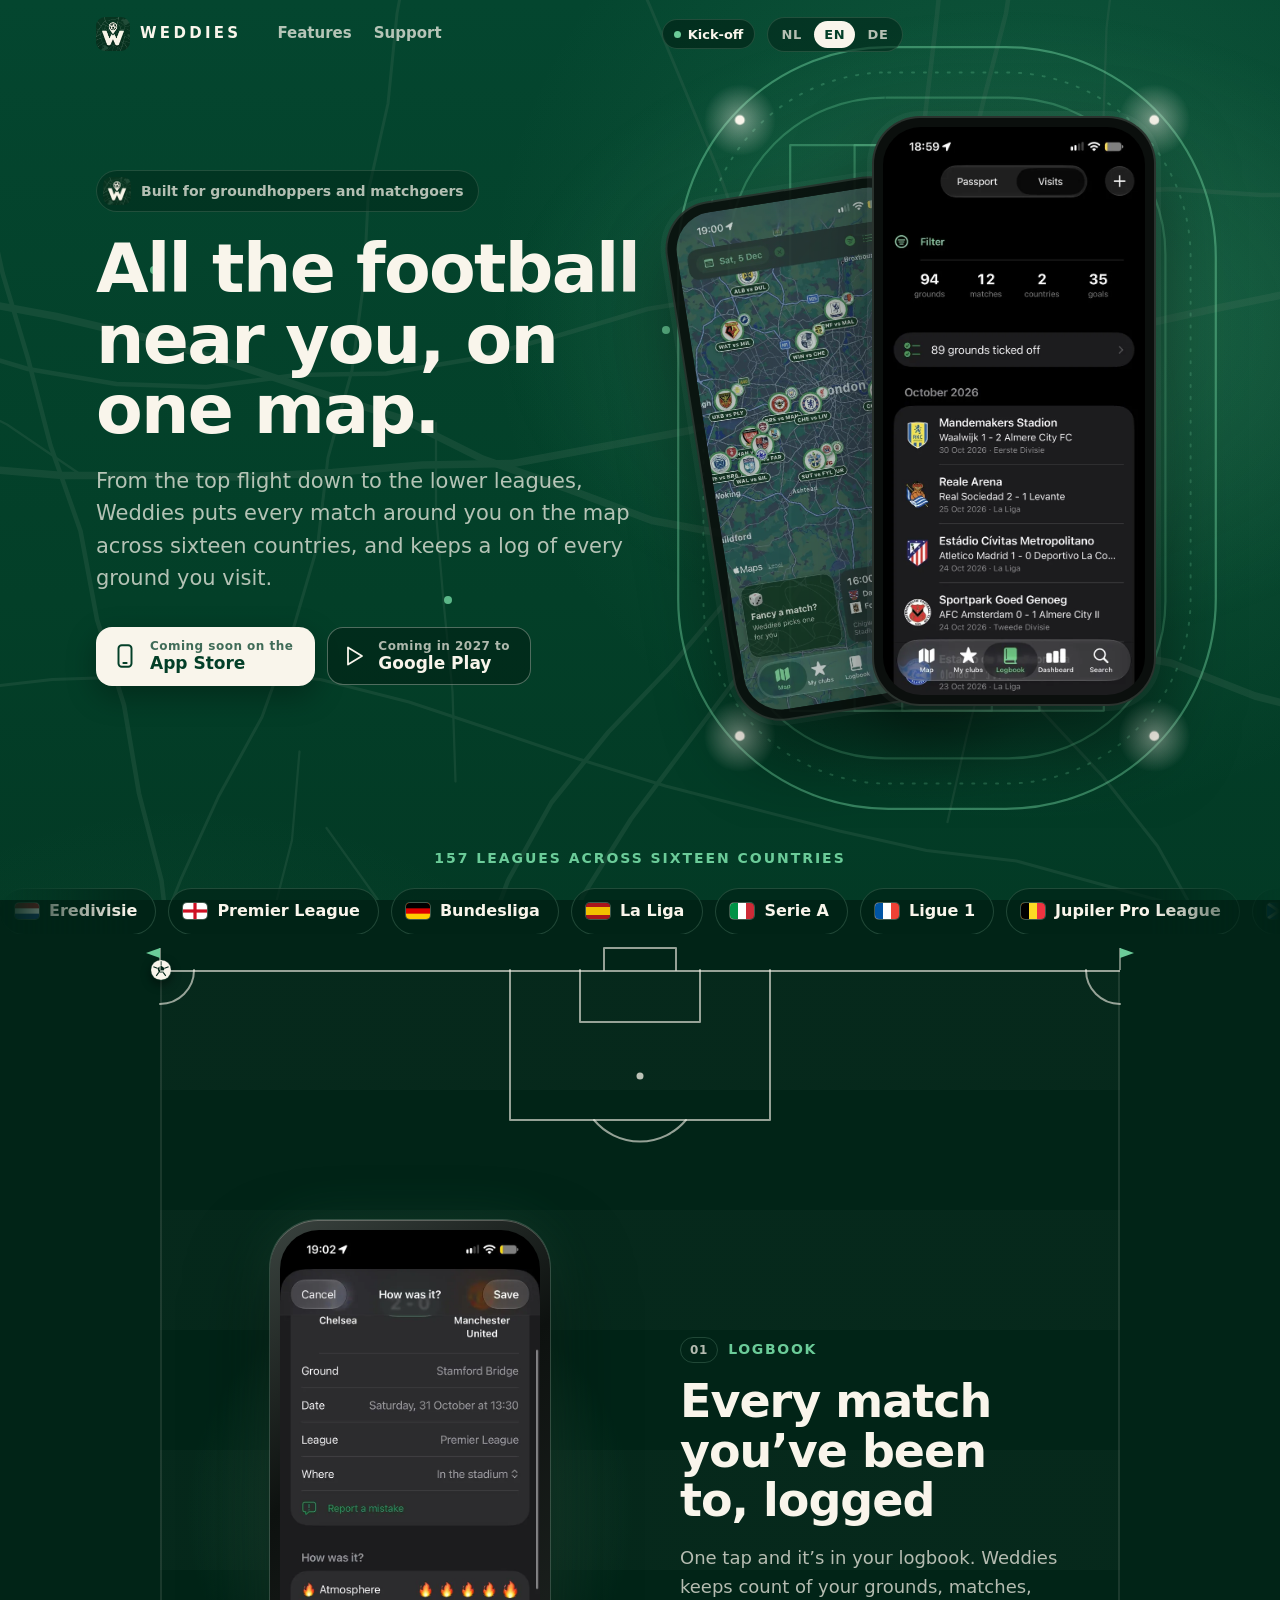
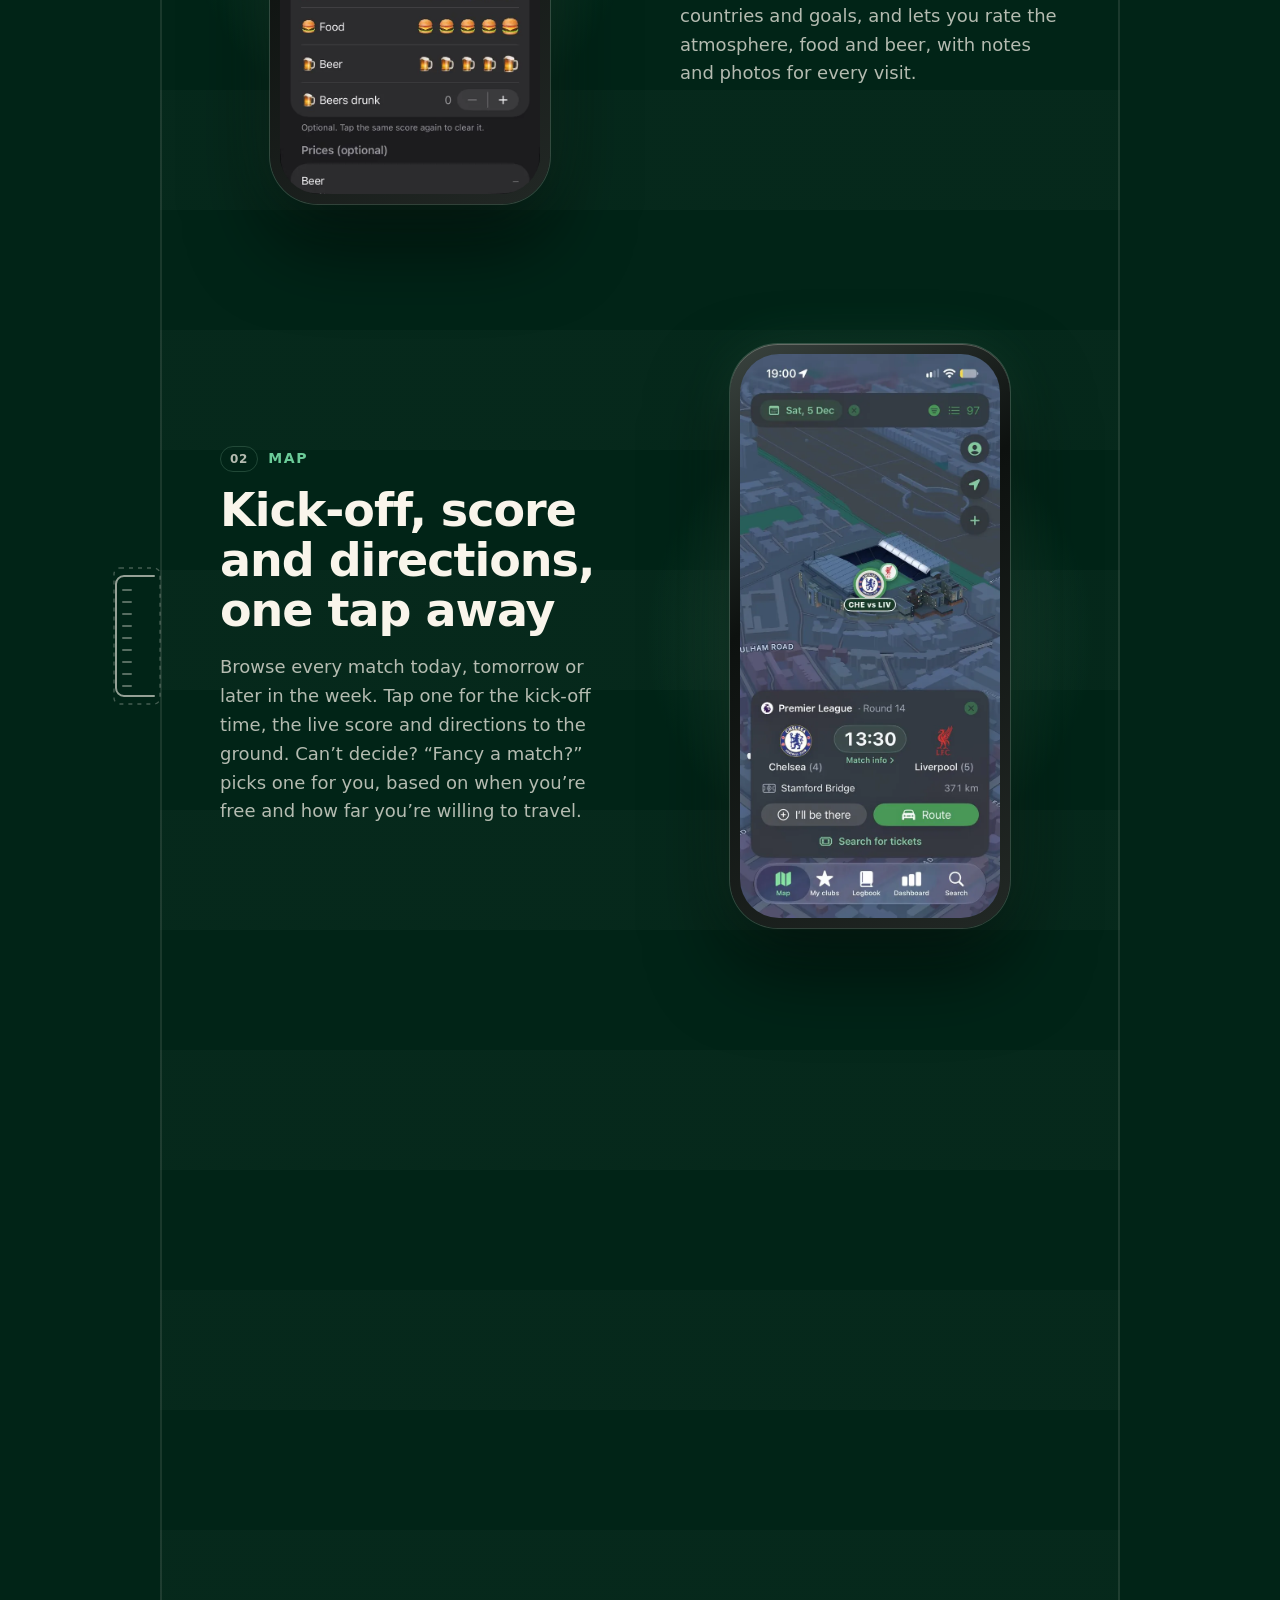
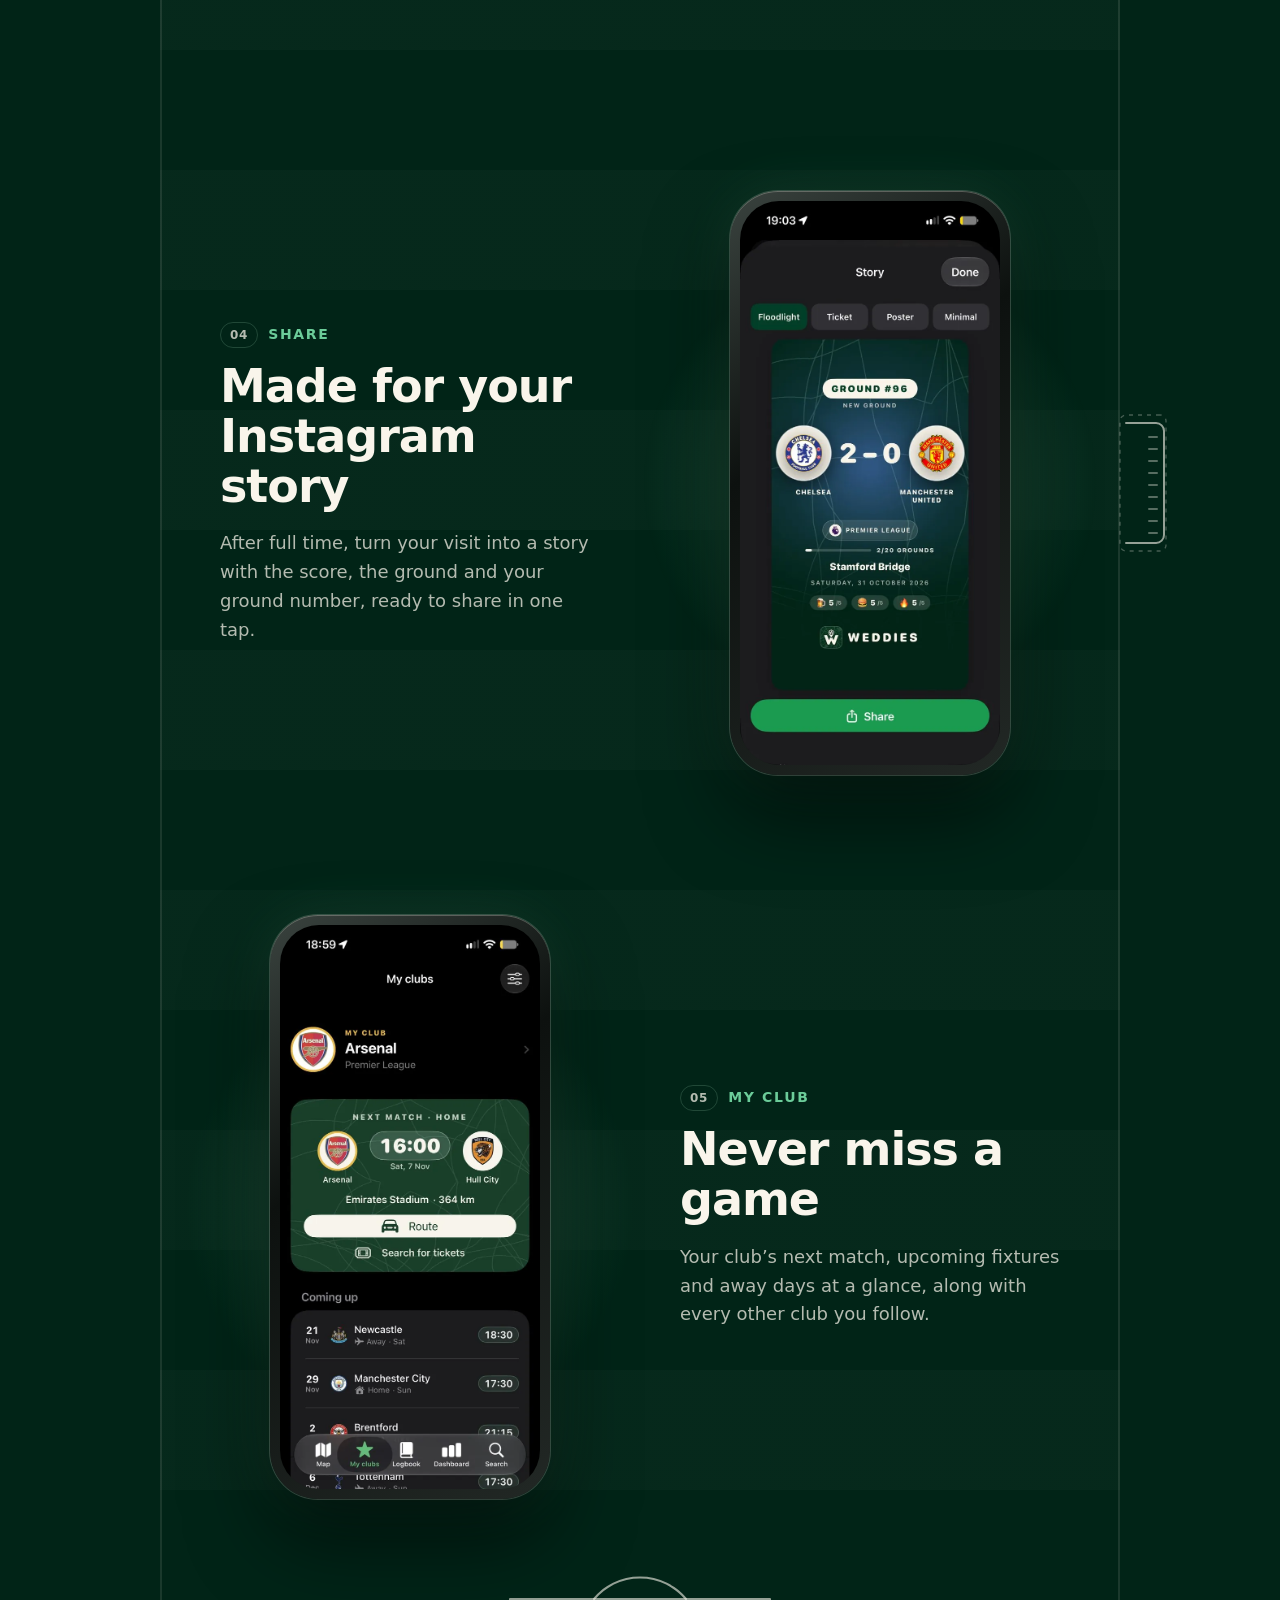
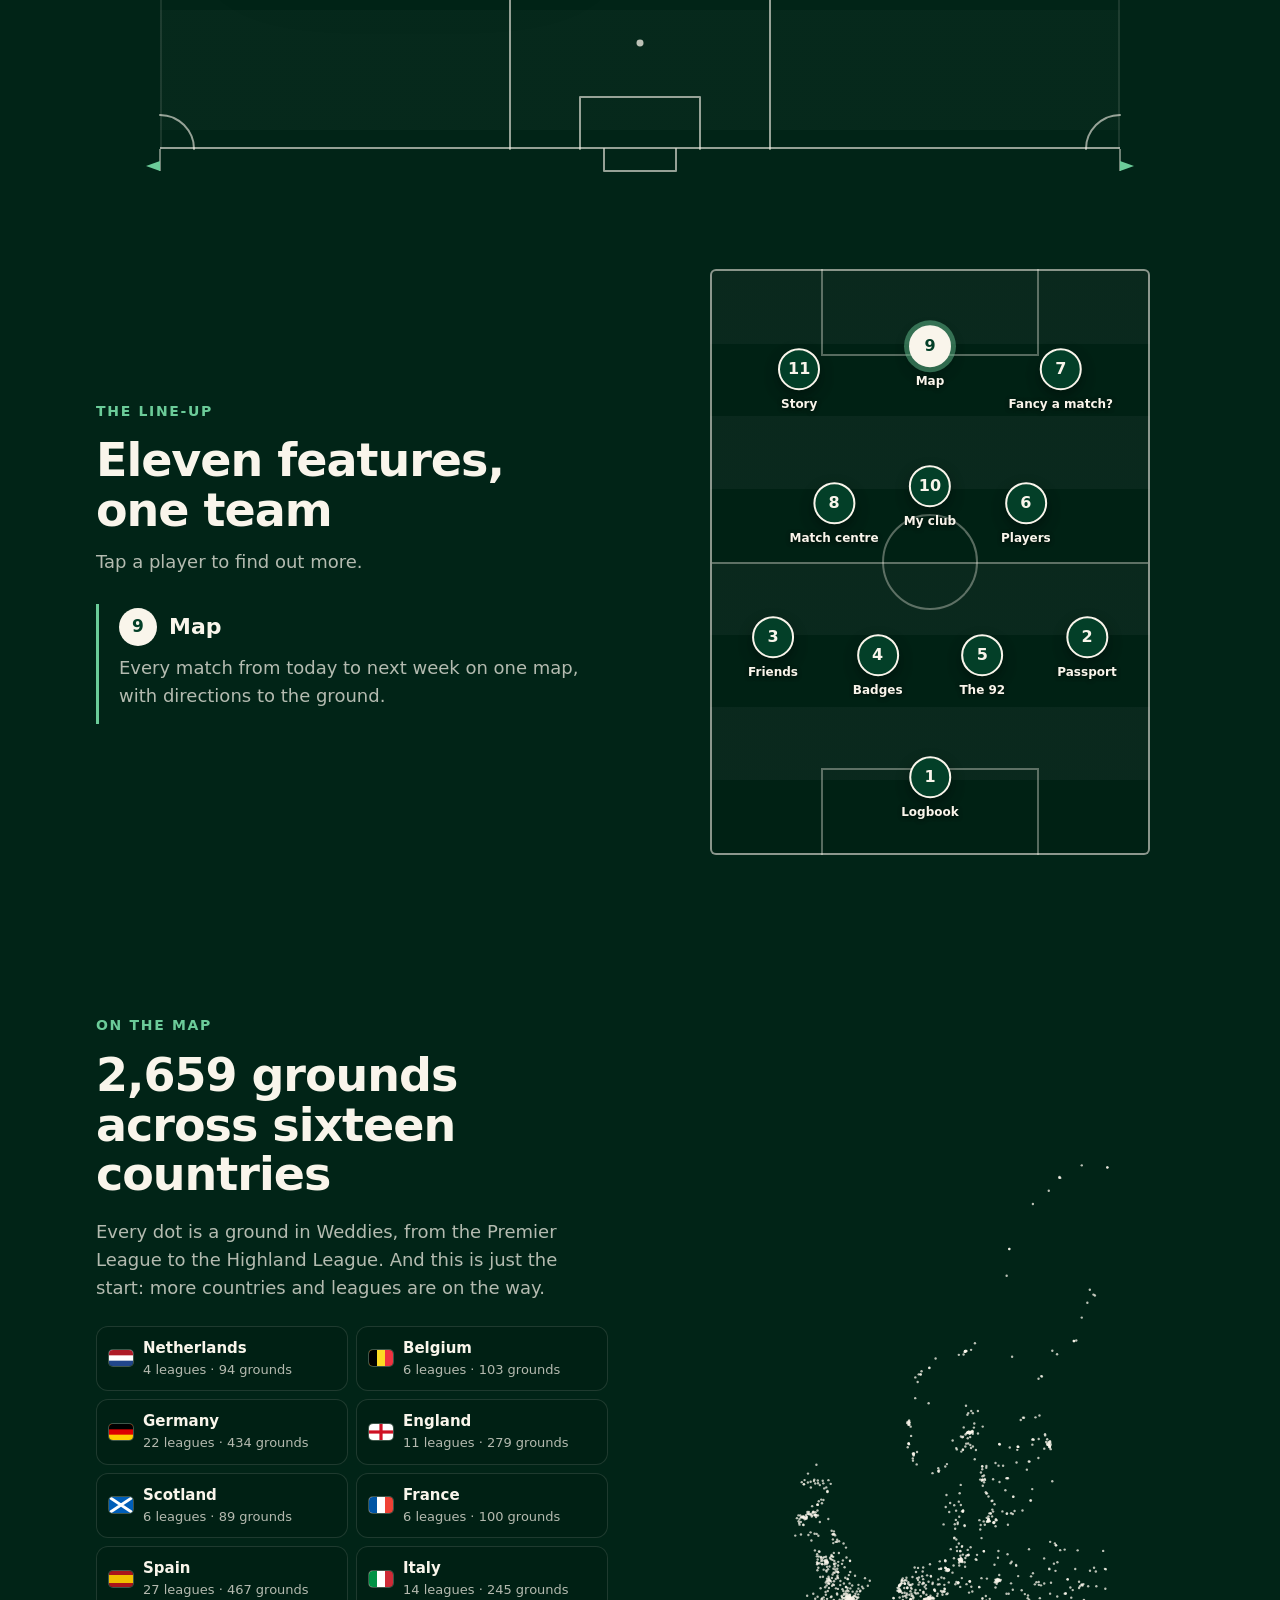
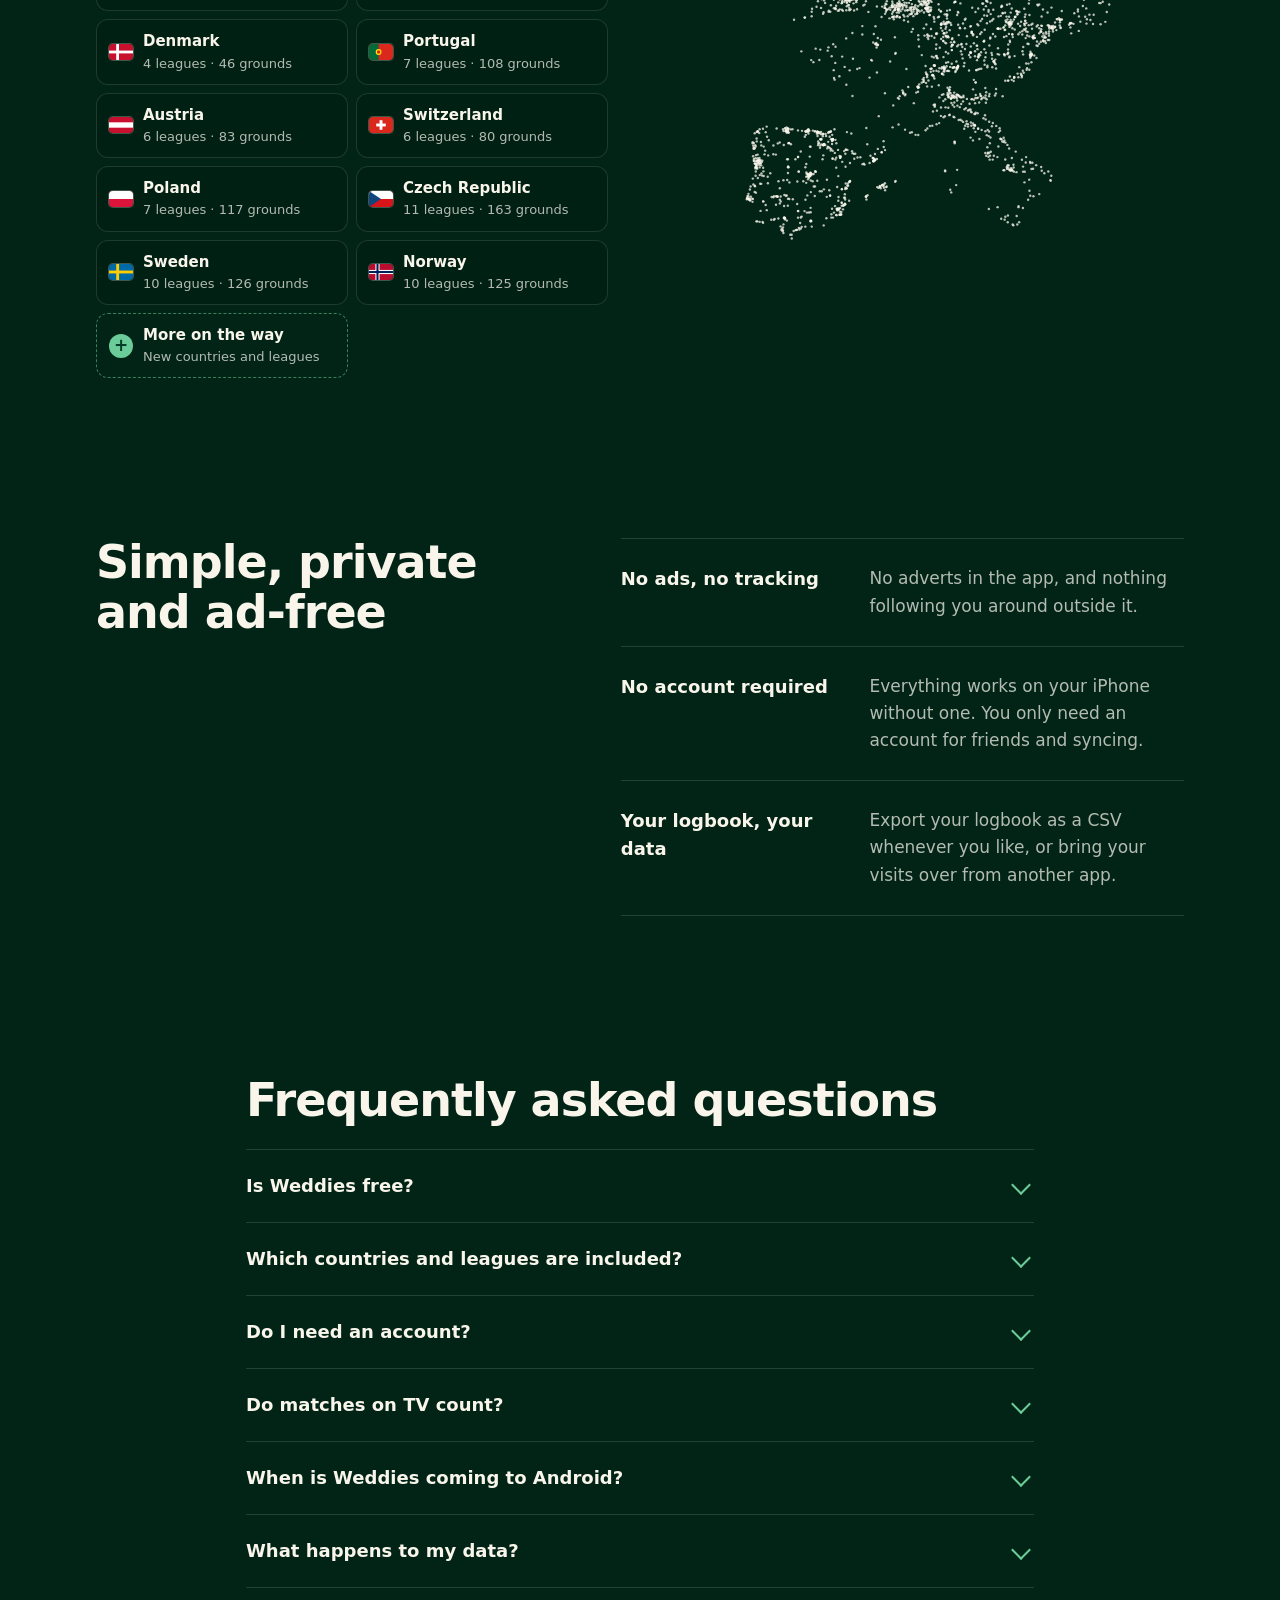
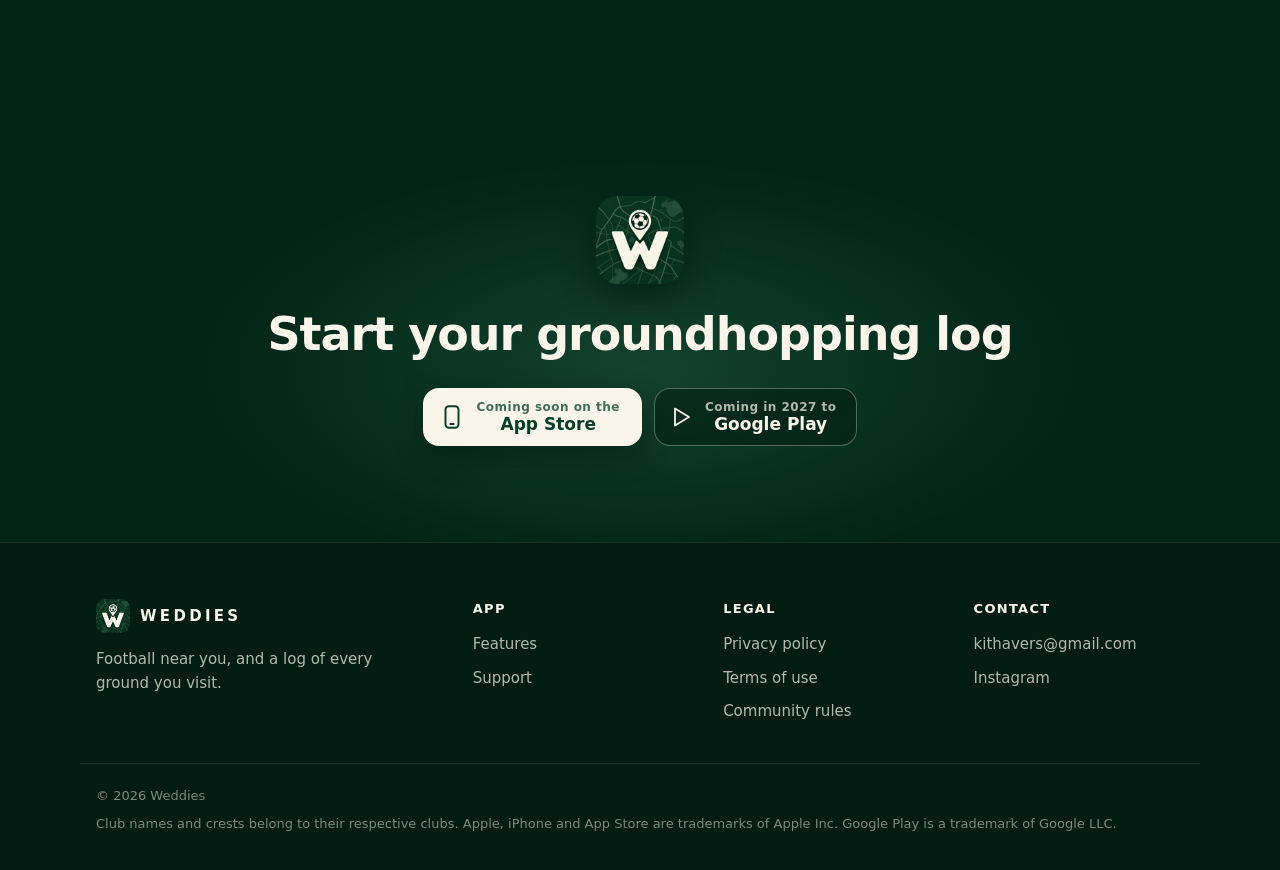
<file: index.html>
<!doctype html>
<html lang="nl">
<head>
<meta charset="utf-8">
<meta name="viewport" content="width=device-width, initial-scale=1, viewport-fit=cover">
<title>Weddies – Voetbalwedstrijden bij jou in de buurt</title>
<meta name="description" content="Weddies toont alle voetbalwedstrijden bij jou in de buurt op één kaart, in zestien landen, en houdt bij welke stadions je hebt bezocht. Binnenkort voor iPhone.">
<meta name="theme-color" content="#012417">
<link rel="canonical" href="https://weddiesapp.com/">
<link rel="icon" type="image/png" href="img/favicon-64.png">
<link rel="apple-touch-icon" href="img/apple-touch-icon.png">
<meta property="og:title" content="Weddies">
<meta property="og:description" content="Every football match nearby, on one map. With a personal logbook of every ground you visit.">
<meta property="og:image" content="https://weddiesapp.com/img/og.jpg">
<meta property="og:url" content="https://weddiesapp.com/">
<meta property="og:image:width" content="1200">
<meta property="og:image:height" content="630">
<meta name="twitter:card" content="summary_large_image">
<!-- Zodra de app in de App Store staat: het nummer uit de App Store-link invullen, dan toont Safari op de iPhone
     bovenaan een balk "Openen / Downloaden".
<meta name="apple-itunes-app" content="app-id=0000000000"> -->
<script type="application/ld+json">{"@context": "https://schema.org", "@type": "MobileApplication", "name": "Weddies", "operatingSystem": "iOS", "applicationCategory": "SportsApplication", "description": "Weddies shows every football match near you on one map, across sixteen countries, and keeps a logbook of every ground you visit.", "url": "https://weddiesapp.com/", "image": "https://weddiesapp.com/img/og.jpg", "inLanguage": ["nl", "en", "de"], "offers": {"@type": "Offer", "price": "0", "priceCurrency": "EUR"}}</script>
<script>document.documentElement.classList.add("js");</script>
<link rel="stylesheet" href="style.css?v=22">
</head>
<body class="voorpagina">
<div class="kaartlaag" aria-hidden="true"><div class="kaartlaag-in"><span class="pin p0" style="left:12%;top:18%"></span><span class="pin p1" style="left:78%;top:12%"></span><span class="pin p2" style="left:88%;top:46%"></span><span class="pin p3" style="left:8%;top:62%"></span><span class="pin p0" style="left:64%;top:74%"></span><span class="pin p1" style="left:35%;top:40%"></span><span class="pin p2" style="left:52%;top:22%"></span><span class="pin p3" style="left:24%;top:88%"></span></div></div>

<!-- Banner die meebeweegt: doorzichtig bovenaan, groen met vervaging zodra je scrolt -->
<header class="kopbalk" id="kopbalk">
  <div class="kopbalk-in">
    <a class="merk" href="#top"><img src="img/logo.png" alt="" width="34" height="34">WEDDIES</a>
    <nav class="kopnav">
      <a href="#functies" data-t="nav_functies">Functies</a>
      <a href="support" data-t="nav_support">Support</a>
    </nav>
    <div class="kopbalk-rechts">
      <span class="klok" aria-hidden="true"><span class="klok-stip"></span><span class="klok-tijd">Aftrap</span></span>
      <div class="talen" role="group" aria-label="Taal / Language / Sprache">
        <button type="button" data-kies="nl" aria-pressed="true">NL</button>
        <button type="button" data-kies="en" aria-pressed="false">EN</button>
        <button type="button" data-kies="de" aria-pressed="false">DE</button>
      </div>
      <a class="kop-store" role="link" aria-disabled="true" data-store-kop data-t="kop_store">Binnenkort in de App Store</a>
    </div>
  </div>
</header>

<section class="hero" id="top">
  <div class="hero-in">
    <div class="hero-tekst onthul">
      <p class="hero-label"><img src="img/logo.png" alt="" width="28" height="28"><span data-t="hero_label">Voor groundhoppers en voetbalfans</span></p>
      <h1 data-t="hero_titel">Elke wedstrijd in de buurt, op één kaart.</h1>
      <p class="intro" data-t="hero_intro">Weddies toont alle voetbalwedstrijden om je heen, van de hoogste divisie tot de lagere klassen, in zestien landen. Met een persoonlijk logboek van elk stadion dat je bezoekt.</p>
      <div class="winkels"><a class="knop-store" role="link" aria-disabled="true" data-store>
        <svg viewBox="0 0 24 24" aria-hidden="true" fill="none" stroke="currentColor" stroke-width="1.8" stroke-linecap="round" stroke-linejoin="round"><rect x="6" y="2" width="12" height="20" rx="3"/><path d="M10.5 18.5h3"/></svg>
        <span><small data-t="store_klein">Binnenkort in de</small><span data-t="store_groot">App Store</span></span>
      </a><span class="knop-store knop-play" aria-disabled="true"><svg viewBox="0 0 24 24" aria-hidden="true" fill="none" stroke="currentColor" stroke-width="1.8" stroke-linejoin="round"><path d="M6 3.5v17l14-8.5z"/></svg><span><small data-t="play_klein">Verwacht in 2027 op</small><span>Google Play</span></span></span></div>
      
    </div>
    <div class="toestellen onthul" aria-hidden="false">
      <div class="gloed"></div>
      <div class="telefoon achter"><img src="img/en-kaart.webp" data-scherm="kaart" width="640" height="1387" data-t-alt="alt_kaart" alt="De kaart van Weddies met wedstrijden in Londen"></div>
      <div class="telefoon voor"><img src="img/en-logboek.webp" data-scherm="logboek" width="640" height="1387" data-t-alt="alt_logboek" alt="Het logboek met 94 grounds, 12 wedstrijden en de laatste bezoeken"></div>
    </div>
  </div>
</section>

<!-- Bewegende band met competities (namen niet vertalen) -->
<section class="band" aria-labelledby="band-titel">
  <p class="band-titel" id="band-titel" data-t="band_titel">157 competities in zestien landen</p>
  <div class="band-rails">
    <ul class="band-spoor">
      <li><img class="vlag" src="img/vlag/nl.svg" alt="" width="24" height="16">Eredivisie</li><li><img class="vlag" src="img/vlag/eng.svg" alt="" width="24" height="16">Premier League</li><li><img class="vlag" src="img/vlag/de.svg" alt="" width="24" height="16">Bundesliga</li><li><img class="vlag" src="img/vlag/es.svg" alt="" width="24" height="16">La Liga</li>
      <li><img class="vlag" src="img/vlag/it.svg" alt="" width="24" height="16">Serie A</li><li><img class="vlag" src="img/vlag/fr.svg" alt="" width="24" height="16">Ligue 1</li><li><img class="vlag" src="img/vlag/be.svg" alt="" width="24" height="16">Jupiler Pro League</li><li><img class="vlag" src="img/vlag/sco.svg" alt="" width="24" height="16">Premiership</li>
      <li><img class="vlag" src="img/vlag/dk.svg" alt="" width="24" height="16">Superliga</li><li><img class="vlag" src="img/vlag/nl.svg" alt="" width="24" height="16">Eerste Divisie</li><li><img class="vlag" src="img/vlag/eng.svg" alt="" width="24" height="16">Championship</li><li><img class="vlag" src="img/vlag/de.svg" alt="" width="24" height="16">2. Bundesliga</li>
      <li><img class="vlag" src="img/vlag/es.svg" alt="" width="24" height="16">Segunda División</li><li><img class="vlag" src="img/vlag/it.svg" alt="" width="24" height="16">Serie B</li><li><img class="vlag" src="img/vlag/fr.svg" alt="" width="24" height="16">Ligue 2</li><li><img class="vlag" src="img/vlag/nl.svg" alt="" width="24" height="16">Tweede Divisie</li>
      <li><img class="vlag" src="img/vlag/eng.svg" alt="" width="24" height="16">National League</li><li><img class="vlag" src="img/vlag/de.svg" alt="" width="24" height="16">3. Liga</li><li><img class="vlag" src="img/vlag/es.svg" alt="" width="24" height="16">Primera RFEF</li><li><img class="vlag" src="img/vlag/it.svg" alt="" width="24" height="16">Serie C</li>
      <li><img class="vlag" src="img/vlag/nl.svg" alt="" width="24" height="16">Derde Divisie</li><li><img class="vlag" src="img/vlag/de.svg" alt="" width="24" height="16">Regionalliga</li><li><img class="vlag" src="img/vlag/eng.svg" alt="" width="24" height="16">League One</li><li><img class="vlag" src="img/vlag/sco.svg" alt="" width="24" height="16">Highland League</li>
      <li><img class="vlag" src="img/vlag/be.svg" alt="" width="24" height="16">Challenger Pro League</li><li><img class="vlag" src="img/vlag/dk.svg" alt="" width="24" height="16">1. Division</li><li><img class="vlag" src="img/vlag/fr.svg" alt="" width="24" height="16">National 2</li><li><img class="vlag" src="img/vlag/eng.svg" alt="" width="24" height="16">League Two</li>
    </ul>
  </div>
</section>

<main class="kenmerken" id="functies">
  <div class="veldvlak" aria-hidden="true"><div class="goalmelding" aria-hidden="true"><span data-t="goal">GOAL!</span><i style="--h:0deg;--d:120px"></i><i style="--h:35deg;--d:95px"></i><i style="--h:70deg;--d:130px"></i><i style="--h:110deg;--d:100px"></i><i style="--h:150deg;--d:125px"></i><i style="--h:190deg;--d:90px"></i><i style="--h:230deg;--d:120px"></i><i style="--h:270deg;--d:105px"></i><i style="--h:310deg;--d:130px"></i><i style="--h:345deg;--d:95px"></i></div><span class="zijlijn links"><span class="zijlijn-lijn"></span><span class="balbaan"><span class="balhouder"><span class="bal"><svg viewBox="0 0 24 24"><circle cx="12" cy="12" r="11" fill="#F9F5EB"/><path d="M12 7.2l3.9 2.8-1.5 4.6H9.6L8.1 10z" fill="#012417"/><path d="M12 7.2V2.5M15.9 10l4.4-1.5M14.4 14.6l2.8 3.8M9.6 14.6l-2.8 3.8M8.1 10L3.7 8.5" stroke="#012417" stroke-width="1.2" fill="none"/><circle cx="12" cy="12" r="11" fill="none" stroke="#012417" stroke-opacity=".25"/></svg></span></span></span></span><span class="zijlijn rechts"><span class="zijlijn-lijn"></span></span><div class="veldkant boven onthul"><span class="doellijn"></span><svg class="hoekboog links" viewBox="0 0 40 40" width="40" height="40"><path class="lijntje" pathLength="1" d="M0 34A34 34 0 0 0 34 0"/><path class="vlagpaal" d="M0 0V-22"/><path class="vlag" d="M0 -22l-14 5 14 5z"/></svg><svg class="hoekboog rechts" viewBox="0 0 40 40" width="40" height="40"><path class="lijntje" pathLength="1" d="M6 0A34 34 0 0 0 40 34"/><path class="vlagpaal" d="M40 0V-22"/><path class="vlag" d="M40 -22l14 5-14 5z"/></svg><svg class="zestien-groep" viewBox="-180 -30 360 210" width="360" height="210"><path class="lijntje" pathLength="1" d="M-130 0V150H130V0"/><path class="lijntje" pathLength="1" d="M-60 0V52H60V0"/><path class="lijntje" pathLength="1" d="M-46 150A60 60 0 0 0 46 150"/><path class="lijntje" pathLength="1" d="M-36 0V-22H36V0"/><circle class="stip" cx="0" cy="106" r="3.5"/></svg></div><div class="middenlijn onthul"><span class="lijn"></span><svg class="middencirkel" viewBox="-110 -110 220 220" width="220" height="220"><path class="lijntje" pathLength="1" d="M0 -95A95 95 0 1 1 0 95A95 95 0 1 1 0 -95"/><circle class="stip" cx="0" cy="0" r="4.5"/></svg></div><div class="veldkant onder onthul"><span class="doellijn"></span><svg class="hoekboog links" viewBox="0 0 40 40" width="40" height="40"><path class="lijntje" pathLength="1" d="M0 34A34 34 0 0 0 34 0"/><path class="vlagpaal" d="M0 0V-22"/><path class="vlag" d="M0 -22l-14 5 14 5z"/></svg><svg class="hoekboog rechts" viewBox="0 0 40 40" width="40" height="40"><path class="lijntje" pathLength="1" d="M6 0A34 34 0 0 0 40 34"/><path class="vlagpaal" d="M40 0V-22"/><path class="vlag" d="M40 -22l14 5-14 5z"/></svg><svg class="zestien-groep" viewBox="-180 -30 360 210" width="360" height="210"><path class="lijntje" pathLength="1" d="M-130 0V150H130V0"/><path class="lijntje" pathLength="1" d="M-60 0V52H60V0"/><path class="lijntje" pathLength="1" d="M-46 150A60 60 0 0 0 46 150"/><path class="lijntje" pathLength="1" d="M-36 0V-22H36V0"/><circle class="stip" cx="0" cy="106" r="3.5"/></svg></div></div>
  <section class="blok onthul">
    <div class="tekst">
      <p class="label"><span class="nr">01</span><span data-t="k0_label">Logboek</span></p>
      <h2 data-t="k0_titel">Elke wedstrijd in je logboek</h2>
      <p class="uitleg" data-t="k0_uitleg">Leg met één tik vast dat je erbij was. Weddies houdt automatisch je grounds, wedstrijden, landen en doelpunten bij, met je beoordeling van sfeer, eten en bier, en notities en foto's per bezoek.</p>
    </div>
    <div class="podium"><div class="telefoon"><img src="img/en-beoordeling.webp" data-scherm="beoordeling" width="640" height="1387" loading="lazy" data-t-alt="alt_beoordeling" alt="Een bezoek beoordelen op sfeer, eten en bier"></div></div>
  </section>
  <section class="blok onthul">
    <svg class="dugout links onthul" viewBox="-4 -12 50 144" width="50" height="144" aria-hidden="true"><rect class="zone" x="-2" y="-8" width="46" height="136" rx="6"/><path class="lijntje" pathLength="1" d="M38 0H8A8 8 0 0 0 0 8V112A8 8 0 0 0 8 120H38"/><path class="stoel" d="M7 14H15M7 26H15M7 38H15M7 50H15M7 62H15M7 74H15M7 86H15M7 98H15M7 110H15"/></svg>
    <div class="tekst">
      <p class="label"><span class="nr">02</span><span data-t="k1_label">Kaart</span></p>
      <h2 data-t="k1_titel">Aftrap, stand en route in één tik</h2>
      <p class="uitleg" data-t="k1_uitleg">Bekijk alle wedstrijden van vandaag, morgen of later in de week. Tik op een wedstrijd voor de aftrap, de stand en de route naar het stadion. Met “Zin in voetbal?” kies je een moment en een maximale reistijd, en Weddies kiest een wedstrijd voor je.</p>
    </div>
    <div class="podium"><div class="telefoon"><img src="img/en-wedstrijd.webp" data-scherm="wedstrijd" width="640" height="1387" loading="lazy" data-t-alt="alt_wedstrijd" alt="Een wedstrijdkaartje boven het stadion in 3D"></div></div>
  </section>

  <section class="blok onthul">
    <div class="tekst">
      <p class="label"><span class="nr">03</span><span data-t="k2_label">Paspoort</span></p>
      <h2 data-t="k2_titel">Houd elk stadion bij</h2>
      <p class="uitleg" data-t="k2_uitleg">Elk bezoek komt in je paspoort: een kaart met al je grounds, badges en je voortgang per competitie, inclusief The 92. Alleen wedstrijden die je in het stadion hebt gezien tellen mee.</p>
    </div>
    <div class="podium"><div class="telefoon"><img src="img/en-paspoort.webp" data-scherm="paspoort" width="640" height="1387" loading="lazy" data-t-alt="alt_paspoort" alt="Het paspoort met 94 bezochte grounds op de kaart van Europa"></div></div>
  </section>

  <section class="blok onthul">
    <svg class="dugout rechts onthul" viewBox="-4 -12 50 144" width="50" height="144" aria-hidden="true"><rect class="zone" x="-2" y="-8" width="46" height="136" rx="6"/><path class="lijntje" pathLength="1" d="M38 0H8A8 8 0 0 0 0 8V112A8 8 0 0 0 8 120H38"/><path class="stoel" d="M7 14H15M7 26H15M7 38H15M7 50H15M7 62H15M7 74H15M7 86H15M7 98H15M7 110H15"/></svg>
    <div class="tekst">
      <p class="label"><span class="nr">04</span><span data-t="k3_label">Delen</span></p>
      <h2 data-t="k3_titel">Deel je bezoek als story</h2>
      <p class="uitleg" data-t="k3_uitleg">Maak na afloop met één tik een story met de uitslag, het stadion en je groundnummer, en deel die direct op Instagram.</p>
    </div>
    <div class="podium"><div class="telefoon"><img src="img/en-story.webp" data-scherm="story" width="640" height="1387" loading="lazy" data-t-alt="alt_story" alt="Een story van een wedstrijd op Stamford Bridge"></div></div>
  </section>

  <section class="blok onthul">
    <div class="tekst">
      <p class="label"><span class="nr">05</span><span data-t="k4_label">Mijn club</span></p>
      <h2 data-t="k4_titel">Je eigen club altijd in beeld</h2>
      <p class="uitleg" data-t="k4_uitleg">De volgende wedstrijd, het programma en de uitwedstrijden van je club en van de clubs die je volgt, in één overzicht.</p>
    </div>
    <div class="podium"><div class="telefoon"><img src="img/en-mijn-club.webp" data-scherm="mijn-club" width="640" height="1387" loading="lazy" data-t-alt="alt_club" alt="Het scherm Mijn club met de volgende wedstrijd"></div></div>
  </section>
</main>

<section class="opstelling" id="opstelling">
  <div class="opstelling-in">
    <div class="opstelling-tekst onthul">
      <p class="label" data-t="op_label">Het elftal</p>
      <h2 data-t="op_kop">Elf functies, één team</h2>
      <p class="uitleg" data-t="op_hint">Tik op een speler voor uitleg.</p>
      <div class="spelerkaart" aria-live="polite">
        <p class="spelerkaart-nr"><span class="rug">9</span><span class="spelerkaart-naam" data-t="sp9_naam">Kaart</span></p>
        <p class="spelerkaart-tekst" data-t="sp9_tekst">Alle wedstrijden van vandaag tot volgende week op één kaart, met de route naar het stadion.</p>
      </div>
    </div>
    <div class="miniveld onthul" role="group" aria-label="Opstelling">
      <span class="mv-middenlijn"></span><span class="mv-cirkel"></span><span class="mv-zestien boven"></span><span class="mv-zestien onder"></span>
      <button type="button" class="speler" data-nr="9" style="left:50%;top:15%" aria-pressed="true"><span class="rug">9</span><span class="naam" data-t="sp9_naam">Kaart</span></button><button type="button" class="speler" data-nr="11" style="left:20%;top:19%" aria-pressed="false"><span class="rug">11</span><span class="naam" data-t="sp11_naam">Story</span></button><button type="button" class="speler" data-nr="7" style="left:80%;top:19%" aria-pressed="false"><span class="rug">7</span><span class="naam" data-t="sp7_naam">Zin in voetbal?</span></button><button type="button" class="speler" data-nr="8" style="left:28%;top:42%" aria-pressed="false"><span class="rug">8</span><span class="naam" data-t="sp8_naam">Wedstrijdinfo</span></button><button type="button" class="speler" data-nr="10" style="left:50%;top:39%" aria-pressed="false"><span class="rug">10</span><span class="naam" data-t="sp10_naam">Mijn club</span></button><button type="button" class="speler" data-nr="6" style="left:72%;top:42%" aria-pressed="false"><span class="rug">6</span><span class="naam" data-t="sp6_naam">Spelers</span></button><button type="button" class="speler" data-nr="3" style="left:14%;top:65%" aria-pressed="false"><span class="rug">3</span><span class="naam" data-t="sp3_naam">Vrienden</span></button><button type="button" class="speler" data-nr="4" style="left:38%;top:68%" aria-pressed="false"><span class="rug">4</span><span class="naam" data-t="sp4_naam">Badges</span></button><button type="button" class="speler" data-nr="5" style="left:62%;top:68%" aria-pressed="false"><span class="rug">5</span><span class="naam" data-t="sp5_naam">The 92</span></button><button type="button" class="speler" data-nr="2" style="left:86%;top:65%" aria-pressed="false"><span class="rug">2</span><span class="naam" data-t="sp2_naam">Paspoort</span></button><button type="button" class="speler" data-nr="1" style="left:50%;top:89%" aria-pressed="false"><span class="rug">1</span><span class="naam" data-t="sp1_naam">Logboek</span></button>
    </div>
  </div>
</section>

<section class="europa">
  <div class="europa-in">
    <div class="europa-tekst onthul">
      <p class="label" data-t="eu_label">Op de kaart</p>
      <h2 data-t="eu_kop">2.659 stadions in zestien landen</h2>
      <p class="uitleg" data-t="eu_tekst">Elke stip is een stadion in Weddies, van de Premier League tot de Highland League. En dit is pas het begin: er komen nog meer landen en competities bij.</p>
      <ul class="landen"><li><button type="button" data-land="nl"><img class="vlag" src="img/vlag/nl.svg" alt="" width="24" height="16"><span class="land-naam" data-t="land_nl">Nederland</span><span class="land-meta" data-meta="4|94"></span></button></li><li><button type="button" data-land="be"><img class="vlag" src="img/vlag/be.svg" alt="" width="24" height="16"><span class="land-naam" data-t="land_be">België</span><span class="land-meta" data-meta="6|103"></span></button></li><li><button type="button" data-land="de"><img class="vlag" src="img/vlag/de.svg" alt="" width="24" height="16"><span class="land-naam" data-t="land_de">Duitsland</span><span class="land-meta" data-meta="22|434"></span></button></li><li><button type="button" data-land="eng"><img class="vlag" src="img/vlag/eng.svg" alt="" width="24" height="16"><span class="land-naam" data-t="land_eng">Engeland</span><span class="land-meta" data-meta="11|279"></span></button></li><li><button type="button" data-land="sco"><img class="vlag" src="img/vlag/sco.svg" alt="" width="24" height="16"><span class="land-naam" data-t="land_sco">Schotland</span><span class="land-meta" data-meta="6|89"></span></button></li><li><button type="button" data-land="fr"><img class="vlag" src="img/vlag/fr.svg" alt="" width="24" height="16"><span class="land-naam" data-t="land_fr">Frankrijk</span><span class="land-meta" data-meta="6|100"></span></button></li><li><button type="button" data-land="es"><img class="vlag" src="img/vlag/es.svg" alt="" width="24" height="16"><span class="land-naam" data-t="land_es">Spanje</span><span class="land-meta" data-meta="27|467"></span></button></li><li><button type="button" data-land="it"><img class="vlag" src="img/vlag/it.svg" alt="" width="24" height="16"><span class="land-naam" data-t="land_it">Italië</span><span class="land-meta" data-meta="14|245"></span></button></li><li><button type="button" data-land="dk"><img class="vlag" src="img/vlag/dk.svg" alt="" width="24" height="16"><span class="land-naam" data-t="land_dk">Denemarken</span><span class="land-meta" data-meta="4|46"></span></button></li><li><button type="button" data-land="pt"><img class="vlag" src="img/vlag/pt.svg" alt="" width="24" height="16"><span class="land-naam" data-t="land_pt">Portugal</span><span class="land-meta" data-meta="7|108"></span></button></li><li><button type="button" data-land="at"><img class="vlag" src="img/vlag/at.svg" alt="" width="24" height="16"><span class="land-naam" data-t="land_at">Oostenrijk</span><span class="land-meta" data-meta="6|83"></span></button></li><li><button type="button" data-land="ch"><img class="vlag" src="img/vlag/ch.svg" alt="" width="24" height="16"><span class="land-naam" data-t="land_ch">Zwitserland</span><span class="land-meta" data-meta="6|80"></span></button></li><li><button type="button" data-land="pl"><img class="vlag" src="img/vlag/pl.svg" alt="" width="24" height="16"><span class="land-naam" data-t="land_pl">Polen</span><span class="land-meta" data-meta="7|117"></span></button></li><li><button type="button" data-land="cz"><img class="vlag" src="img/vlag/cz.svg" alt="" width="24" height="16"><span class="land-naam" data-t="land_cz">Tsjechië</span><span class="land-meta" data-meta="11|163"></span></button></li><li><button type="button" data-land="se"><img class="vlag" src="img/vlag/se.svg" alt="" width="24" height="16"><span class="land-naam" data-t="land_se">Zweden</span><span class="land-meta" data-meta="10|126"></span></button></li><li><button type="button" data-land="no"><img class="vlag" src="img/vlag/no.svg" alt="" width="24" height="16"><span class="land-naam" data-t="land_no">Noorwegen</span><span class="land-meta" data-meta="10|125"></span></button></li><li class="meer"><div class="meer-vak"><span class="plus" aria-hidden="true">+</span><span class="land-naam" data-t="eu_meer">Meer op komst</span><span class="land-meta" data-t="eu_meer_meta">Nieuwe landen en competities</span></div></li></ul>
    </div>
    <div class="europa-kaart onthul" data-bron="img/stadionkaart.svg?v=3" style="aspect-ratio: 600 / 1099"></div>
  </div>
</section>

<section class="belofte">
  <div class="belofte-in onthul">
    <h2 data-t="b_kop">Eenvoudig, privé en zonder reclame</h2>
    <dl>
      <div><dt data-t="b1_titel">Geen advertenties of tracking</dt><dd data-t="b1_tekst">Weddies toont geen reclame en volgt je niet, in de app en daarbuiten.</dd></div>
      <div><dt data-t="b2_titel">Geen account nodig</dt><dd data-t="b2_tekst">Zonder account werkt alles op je iPhone. Een account heb je alleen nodig voor vrienden en synchronisatie.</dd></div>
      <div><dt data-t="b3_titel">Je logboek blijft van jou</dt><dd data-t="b3_tekst">Exporteer je logboek op elk moment als CSV, of haal je bezoeken binnen uit een andere app.</dd></div>
    </dl>
  </div>
</section>

<section class="faq" id="vragen">
  <div class="faq-in">
    <h2 data-t="faq_kop">Veelgestelde vragen</h2>
    <details class="vraag onthul"><summary data-t="q1">Is Weddies gratis?</summary><p data-t="a1">Ja. De kaart, het logboek, het paspoort en twee story-stijlen zijn gratis. Voor wie meer wil, is er een optioneel abonnement: Weddies Plus.</p></details><details class="vraag onthul"><summary data-t="q2">Welke landen en competities zitten erin?</summary><p data-t="a2">Nederland, België, Duitsland, Engeland, Schotland, Frankrijk, Spanje, Italië, Denemarken, Portugal, Oostenrijk, Zwitserland, Polen, Tsjechië, Zweden en Noorwegen: samen 157 competities, tot ver in de lagere klassen. En er komen steeds meer landen en competities bij.</p></details><details class="vraag onthul"><summary data-t="q3">Heb ik een account nodig?</summary><p data-t="a3">Nee. Zonder account werkt alles en blijft je logboek op je iPhone. Met een vrijwillig account wordt je logboek veilig bewaard en kun je vrienden toevoegen.</p></details><details class="vraag onthul"><summary data-t="q4">Tellen wedstrijden op tv mee?</summary><p data-t="a4">Je kunt ze loggen, maar ze tellen niet mee voor je grounds, paspoort of badges. Alleen echt in het stadion zijn telt.</p></details><details class="vraag onthul"><summary data-t="q5">Wanneer komt Weddies voor Android?</summary><p data-t="a5">De Android-versie wordt verwacht in 2027.</p></details><details class="vraag onthul"><summary data-t="q6">Wat gebeurt er met mijn gegevens?</summary><p><span data-t="a6">Zonder account verzamelt Weddies niets, en de app bevat geen reclame of tracking. Lees alles in het</span> <a href="privacy" data-t="a6_link">privacybeleid</a><span data-t="a6_eind">.</span></p></details>
  </div>
</section>

<section class="slot">
  <div class="slot-in onthul">
    <img class="icoon" src="img/logo.png" alt="" width="88" height="88">
    <h2 data-t="slot_titel">Begin je eigen groundhopping-logboek</h2>
    <div class="winkels"><a class="knop-store" role="link" aria-disabled="true" data-store>
      <svg viewBox="0 0 24 24" aria-hidden="true" fill="none" stroke="currentColor" stroke-width="1.8" stroke-linecap="round" stroke-linejoin="round"><rect x="6" y="2" width="12" height="20" rx="3"/><path d="M10.5 18.5h3"/></svg>
      <span><small data-t="store_klein">Binnenkort in de</small><span data-t="store_groot">App Store</span></span>
    </a><span class="knop-store knop-play" aria-disabled="true"><svg viewBox="0 0 24 24" aria-hidden="true" fill="none" stroke="currentColor" stroke-width="1.8" stroke-linejoin="round"><path d="M6 3.5v17l14-8.5z"/></svg><span><small data-t="play_klein">Verwacht in 2027 op</small><span>Google Play</span></span></span></div>
    
    <a class="beta-knop" id="beta" hidden data-t="beta_knop">Doe mee aan de bèta</a>
    <form class="aanmelden" id="aanmelden" hidden novalidate>
      <label class="aanmelden-kop" for="aanmeld-mail" data-t="mail_kop">Mail me bij de lancering</label>
      <div class="aanmelden-rij">
        <input id="aanmeld-mail" type="email" name="email" autocomplete="email" required data-t-ph="mail_ph" placeholder="je@email.nl">
        <button type="submit" data-t="mail_knop">Aanmelden</button>
      </div>
      <p class="aanmelden-klein" data-t="mail_klein">Alleen voor één mail bij de lancering. Daarna wissen we je adres.</p>
      <p class="aanmelden-melding" aria-live="polite"></p>
    </form>
  </div>
</section>

<footer class="voet">
  <div class="voet-in">
    <div class="voet-merk">
      <a class="merk" href="./"><img src="img/logo.png" alt="" width="34" height="34">WEDDIES</a>
      <p data-t="v_omschrijving">Voetbalwedstrijden bij jou in de buurt en een logboek van elk stadion dat je bezoekt.</p>
    </div>
    <nav class="voet-kolom" aria-label="App">
      <h3 data-t="v_app">App</h3>
      <a href="./#functies" data-t="v_functies">Functies</a>
      <a href="support" data-t="v_support">Support</a>
    </nav>
    <nav class="voet-kolom" aria-label="Legal">
      <h3 data-t="v_juridisch">Juridisch</h3>
      <a href="privacy" data-t="v_privacy">Privacybeleid</a>
      <a href="https://www.apple.com/legal/internet-services/itunes/dev/stdeula/" data-t="v_voorwaarden">Gebruiksvoorwaarden</a>
      <a href="regels" data-t="v_regels">Regels</a>
    </nav>
    <nav class="voet-kolom" aria-label="Contact">
      <h3 data-t="v_contact">Contact</h3>
      <a href="mailto:kithavers@gmail.com">kithavers@gmail.com</a>
      <a href="https://www.instagram.com/kit.havers/">Instagram</a>
    </nav>
  </div>
  <div class="voet-onder">
    <span>© 2026 Weddies</span>
    <span data-t="v_merken">Clubnamen en -logo's zijn eigendom van de betreffende clubs. Apple, iPhone en App Store zijn handelsmerken van Apple Inc. Google Play is een handelsmerk van Google LLC.</span>
  </div>
</footer>

<script>
// Zodra Weddies in de App Store staat: zet hier de link (https://apps.apple.com/app/id…). Dan worden de knoppen klikbaar.
var APP_STORE_URL = "";
// Bèta: zet hier de openbare TestFlight-link (https://testflight.apple.com/join/…). Leeg = knop verborgen.
var BETA_URL = "";
// Mail bij lancering: Supabase-project en de publieke (publishable/anon) sleutel. Leeg = formulier verborgen.
// Eerst de tabel aanmaken (weddies/appstore/Website - mail bij lancering.md) en het privacybeleid aanvullen.
var AANMELD_URL = "";   // bijv. https://<project>.supabase.co
var AANMELD_SLEUTEL = "";
// Nederlandse en Duitse screenshots: zet de namen erin zodra img/nl-<naam>.webp / img/de-<naam>.webp er staan
// (namen: kaart, wedstrijd, paspoort, story, mijn-club, logboek, beoordeling). Anders tonen we de Engelse.
var SCHERMEN = { nl: [], de: [] };


window.TEKSTEN = {
  "nl": {
    "k0_label": "Logboek",
    "k0_titel": "Elke wedstrijd in je logboek",
    "k0_uitleg": "Leg met één tik vast dat je erbij was. Weddies houdt automatisch je grounds, wedstrijden, landen en doelpunten bij, met je beoordeling van sfeer, eten en bier, en notities en foto's per bezoek.",
    "alt_logboek": "Het logboek met 94 grounds, 12 wedstrijden en de laatste bezoeken",
    "alt_beoordeling": "Een bezoek beoordelen op sfeer, eten en bier",
    "titel": "Weddies – Voetbalwedstrijden bij jou in de buurt",
    "omschrijving": "Weddies toont alle voetbalwedstrijden bij jou in de buurt op één kaart, in zestien landen, en houdt bij welke stadions je hebt bezocht. Binnenkort voor iPhone.",
    "nav_functies": "Functies",
    "nav_support": "Support",
    "kop_store": "Binnenkort in de App Store",
    "kop_store_live": "Download",
    "hero_label": "Voor groundhoppers en voetbalfans",
    "hero_titel": "Elke wedstrijd in de buurt, op één kaart.",
    "hero_intro": "Weddies toont alle voetbalwedstrijden om je heen, van de hoogste divisie tot de lagere klassen, in zestien landen. Met een persoonlijk logboek van elk stadion dat je bezoekt.",
    "store_klein": "Binnenkort in de",
    "store_klein_live": "Download in de",
    "store_groot": "App Store",
    "band_titel": "157 competities in zestien landen",
    "k1_label": "Kaart",
    "k1_titel": "Aftrap, stand en route in één tik",
    "k1_uitleg": "Bekijk alle wedstrijden van vandaag, morgen of later in de week. Tik op een wedstrijd voor de aftrap, de stand en de route naar het stadion. Met “Zin in voetbal?” kies je een moment en een maximale reistijd, en Weddies kiest een wedstrijd voor je.",
    "k2_label": "Paspoort",
    "k2_titel": "Houd elk stadion bij",
    "k2_uitleg": "Elk bezoek komt in je paspoort: een kaart met al je grounds, badges en je voortgang per competitie, inclusief The 92. Alleen wedstrijden die je in het stadion hebt gezien tellen mee.",
    "k3_label": "Delen",
    "k3_titel": "Deel je bezoek als story",
    "k3_uitleg": "Maak na afloop met één tik een story met de uitslag, het stadion en je groundnummer, en deel die direct op Instagram.",
    "k4_label": "Mijn club",
    "k4_titel": "Je eigen club altijd in beeld",
    "k4_uitleg": "De volgende wedstrijd, het programma en de uitwedstrijden van je club en van de clubs die je volgt, in één overzicht.",
    "b1_titel": "Geen advertenties of tracking",
    "b1_tekst": "Weddies toont geen reclame en volgt je niet, in de app en daarbuiten.",
    "b2_titel": "Geen account nodig",
    "b2_tekst": "Zonder account werkt alles op je iPhone. Een account heb je alleen nodig voor vrienden en synchronisatie.",
    "b3_titel": "Je logboek blijft van jou",
    "b3_tekst": "Exporteer je logboek op elk moment als CSV, of haal je bezoeken binnen uit een andere app.",
    "slot_titel": "Begin je eigen groundhopping-logboek",
    "alt_kaart": "De kaart van Weddies met wedstrijden in Londen",
    "alt_wedstrijd": "Een wedstrijdkaartje boven het stadion in 3D",
    "alt_paspoort": "Het paspoort met 94 bezochte grounds op de kaart van Europa",
    "alt_story": "Een story van een wedstrijd op Stamford Bridge",
    "alt_club": "Het scherm Mijn club met de volgende wedstrijd",
    "b_kop": "Eenvoudig, privé en zonder reclame",
    "play_klein": "Verwacht in 2027 op",
    "op_label": "Het elftal",
    "op_kop": "Elf functies, één team",
    "op_hint": "Tik op een speler voor uitleg.",
    "eu_label": "Op de kaart",
    "eu_kop": "2.659 stadions in zestien landen",
    "eu_tekst": "Elke stip is een stadion in Weddies, van de Premier League tot de Highland League. En dit is pas het begin: er komen nog meer landen en competities bij.",
    "eu_meta": "{c} competities · {s} stadions",
    "faq_kop": "Veelgestelde vragen",
    "q1": "Is Weddies gratis?",
    "a1": "Ja. De kaart, het logboek, het paspoort en twee story-stijlen zijn gratis. Voor wie meer wil, is er een optioneel abonnement: Weddies Plus.",
    "q2": "Welke landen en competities zitten erin?",
    "a2": "Nederland, België, Duitsland, Engeland, Schotland, Frankrijk, Spanje, Italië, Denemarken, Portugal, Oostenrijk, Zwitserland, Polen, Tsjechië, Zweden en Noorwegen: samen 157 competities, tot ver in de lagere klassen. En er komen steeds meer landen en competities bij.",
    "q3": "Heb ik een account nodig?",
    "a3": "Nee. Zonder account werkt alles en blijft je logboek op je iPhone. Met een vrijwillig account wordt je logboek veilig bewaard en kun je vrienden toevoegen.",
    "q4": "Tellen wedstrijden op tv mee?",
    "a4": "Je kunt ze loggen, maar ze tellen niet mee voor je grounds, paspoort of badges. Alleen echt in het stadion zijn telt.",
    "q5": "Wanneer komt Weddies voor Android?",
    "a5": "De Android-versie wordt verwacht in 2027.",
    "q6": "Wat gebeurt er met mijn gegevens?",
    "a6": "Zonder account verzamelt Weddies niets, en de app bevat geen reclame of tracking. Lees alles in het",
    "a6_link": "privacybeleid",
    "a6_eind": ".",
    "beta_knop": "Doe mee aan de bèta",
    "mail_kop": "Mail me bij de lancering",
    "mail_ph": "je@email.nl",
    "mail_knop": "Aanmelden",
    "mail_klein": "Alleen voor één mail bij de lancering. Daarna wissen we je adres.",
    "mail_bedankt": "Top! Je hoort van ons zodra Weddies er is.",
    "mail_fout": "Dat ging mis. Probeer het later nog eens.",
    "mail_ongeldig": "Vul een geldig e-mailadres in.",
    "band_vandaag": "Vandaag {n} wedstrijden in {k} {landen}",
    "band_land1": "land",
    "band_landen": "landen",
    "band_live": "LIVE",
    "sp1_naam": "Logboek",
    "sp1_tekst": "Elk bezoek veilig bewaard, met je beoordeling, notities en foto’s. Exporteer het als CSV wanneer je wilt.",
    "sp2_naam": "Paspoort",
    "sp2_tekst": "Een kaart met al je grounds en je voortgang per competitie.",
    "sp3_naam": "Vrienden",
    "sp3_tekst": "Voeg vrienden toe en zie elkaars grounds, badges en wie waar bij is. Alleen als de ander je verzoek accepteert.",
    "sp4_naam": "Badges",
    "sp4_tekst": "Verdien badges voor je eerste ground, nieuwe landen en andere mijlpalen.",
    "sp5_naam": "The 92",
    "sp5_tekst": "Vink alle 92 grounds van de Premier League en de Football League af.",
    "sp6_naam": "Spelers",
    "sp6_tekst": "Tik op een speler en zie hoe vaak je hem live zag spelen.",
    "sp7_naam": "Zin in voetbal?",
    "sp7_tekst": "Kies wanneer en hoe ver, en Weddies loot een wedstrijd voor je. Of schud gewoon je telefoon.",
    "sp8_naam": "Wedstrijdinfo",
    "sp8_tekst": "Opstellingen, doelpunten, kaarten en statistieken van elke wedstrijd, waar beschikbaar.",
    "sp9_naam": "Kaart",
    "sp9_tekst": "Alle wedstrijden van vandaag tot volgende week op één kaart, met de route naar het stadion.",
    "sp10_naam": "Mijn club",
    "sp10_tekst": "De volgende wedstrijd, het programma en je uitvakteller.",
    "sp11_naam": "Story",
    "sp11_tekst": "Deel je bezoek als story, in de stijl Floodlight of Ticket.",
    "land_nl": "Nederland",
    "land_be": "België",
    "land_eng": "Engeland",
    "land_sco": "Schotland",
    "land_de": "Duitsland",
    "land_fr": "Frankrijk",
    "land_es": "Spanje",
    "land_it": "Italië",
    "land_dk": "Denemarken",
    "band_morgen": "Morgen {n} wedstrijden in {k} {landen}",
    "eu_meer": "Meer op komst",
    "eu_meer_meta": "Nieuwe landen en competities",
    "land_pt": "Portugal",
    "land_at": "Oostenrijk",
    "land_ch": "Zwitserland",
    "land_pl": "Polen",
    "land_cz": "Tsjechië",
    "land_se": "Zweden",
    "land_no": "Noorwegen"
  },
  "en": {
    "k0_label": "Logbook",
    "k0_titel": "Every match you’ve been to, logged",
    "k0_uitleg": "One tap and it’s in your logbook. Weddies keeps count of your grounds, matches, countries and goals, and lets you rate the atmosphere, food and beer, with notes and photos for every visit.",
    "alt_logboek": "The logbook with 94 grounds, 12 matches and the latest visits",
    "alt_beoordeling": "Rating a visit on atmosphere, food and beer",
    "titel": "Weddies – Football matches near you",
    "omschrijving": "Weddies shows every football match near you on one map, across sixteen countries, and keeps track of the grounds you have visited. Coming soon to iPhone.",
    "nav_functies": "Features",
    "nav_support": "Support",
    "kop_store": "Coming soon to the App Store",
    "kop_store_live": "Download",
    "hero_label": "Built for groundhoppers and matchgoers",
    "hero_titel": "All the football near you, on one map.",
    "hero_intro": "From the top flight down to the lower leagues, Weddies puts every match around you on the map across sixteen countries, and keeps a log of every ground you visit.",
    "store_klein": "Coming soon on the",
    "store_klein_live": "Download on the",
    "store_groot": "App Store",
    "band_titel": "157 leagues across sixteen countries",
    "k1_label": "Map",
    "k1_titel": "Kick-off, score and directions, one tap away",
    "k1_uitleg": "Browse every match today, tomorrow or later in the week. Tap one for the kick-off time, the live score and directions to the ground. Can’t decide? “Fancy a match?” picks one for you, based on when you’re free and how far you’re willing to travel.",
    "k2_label": "Passport",
    "k2_titel": "Tick off every ground",
    "k2_uitleg": "Every visit lands in your passport: a map of your grounds, badges and your progress through each league, The 92 included. Only matches you saw in person count.",
    "k3_label": "Share",
    "k3_titel": "Made for your Instagram story",
    "k3_uitleg": "After full time, turn your visit into a story with the score, the ground and your ground number, ready to share in one tap.",
    "k4_label": "My club",
    "k4_titel": "Never miss a game",
    "k4_uitleg": "Your club’s next match, upcoming fixtures and away days at a glance, along with every other club you follow.",
    "b1_titel": "No ads, no tracking",
    "b1_tekst": "No adverts in the app, and nothing following you around outside it.",
    "b2_titel": "No account required",
    "b2_tekst": "Everything works on your iPhone without one. You only need an account for friends and syncing.",
    "b3_titel": "Your logbook, your data",
    "b3_tekst": "Export your logbook as a CSV whenever you like, or bring your visits over from another app.",
    "slot_titel": "Start your groundhopping log",
    "alt_kaart": "The Weddies map with matches in London",
    "alt_wedstrijd": "A match card above the stadium in 3D",
    "alt_paspoort": "The passport with 94 visited grounds on the map of Europe",
    "alt_story": "A story of a match at Stamford Bridge",
    "alt_club": "The My club screen with the next match",
    "b_kop": "Simple, private and ad-free",
    "play_klein": "Coming in 2027 to",
    "op_label": "The line-up",
    "op_kop": "Eleven features, one team",
    "op_hint": "Tap a player to find out more.",
    "eu_label": "On the map",
    "eu_kop": "2,659 grounds across sixteen countries",
    "eu_tekst": "Every dot is a ground in Weddies, from the Premier League to the Highland League. And this is just the start: more countries and leagues are on the way.",
    "eu_meta": "{c} leagues · {s} grounds",
    "faq_kop": "Frequently asked questions",
    "q1": "Is Weddies free?",
    "a1": "Yes. The map, the logbook, the passport and two story styles are free. For those who want more, there’s an optional subscription: Weddies Plus.",
    "q2": "Which countries and leagues are included?",
    "a2": "The Netherlands, Belgium, Germany, England, Scotland, France, Spain, Italy, Denmark, Portugal, Austria, Switzerland, Poland, the Czech Republic, Sweden and Norway: 157 leagues in total, well down into the lower divisions. And more countries and leagues are on the way.",
    "q3": "Do I need an account?",
    "a3": "No. Everything works without one, and your logbook stays on your iPhone. With an optional account, your logbook is backed up and you can add friends.",
    "q4": "Do matches on TV count?",
    "a4": "You can log them, but they don’t count towards your grounds, passport or badges. Only being there in person counts.",
    "q5": "When is Weddies coming to Android?",
    "a5": "The Android version is expected in 2027.",
    "q6": "What happens to my data?",
    "a6": "Without an account Weddies collects nothing, and the app has no ads or tracking. Read the details in the",
    "a6_link": "privacy policy",
    "a6_eind": ".",
    "beta_knop": "Join the beta",
    "mail_kop": "Email me at launch",
    "mail_ph": "you@email.com",
    "mail_knop": "Notify me",
    "mail_klein": "Just one email at launch, then we delete your address.",
    "mail_bedankt": "Great! We’ll let you know as soon as Weddies is out.",
    "mail_fout": "Something went wrong. Please try again later.",
    "mail_ongeldig": "Please enter a valid email address.",
    "band_vandaag": "{n} matches today across {k} {landen}",
    "band_land1": "country",
    "band_landen": "countries",
    "band_live": "LIVE",
    "sp1_naam": "Logbook",
    "sp1_tekst": "Every visit kept safe, with your ratings, notes and photos. Export it as a CSV whenever you like.",
    "sp2_naam": "Passport",
    "sp2_tekst": "A map of all your grounds and your progress through each league.",
    "sp3_naam": "Friends",
    "sp3_tekst": "Add friends and see each other’s grounds, badges and who’s going where. Only once they accept your request.",
    "sp4_naam": "Badges",
    "sp4_tekst": "Earn badges for your first ground, new countries and other milestones.",
    "sp5_naam": "The 92",
    "sp5_tekst": "Tick off all 92 grounds of the Premier League and the Football League.",
    "sp6_naam": "Players",
    "sp6_tekst": "Tap a player to see how often you’ve watched them live.",
    "sp7_naam": "Fancy a match?",
    "sp7_tekst": "Pick when and how far, and Weddies draws a match for you. Or just shake your phone.",
    "sp8_naam": "Match centre",
    "sp8_tekst": "Line-ups, goals, cards and stats for every match, where available.",
    "sp9_naam": "Map",
    "sp9_tekst": "Every match from today to next week on one map, with directions to the ground.",
    "sp10_naam": "My club",
    "sp10_tekst": "Your club’s next match, fixtures and away-day count.",
    "sp11_naam": "Story",
    "sp11_tekst": "Share your visit as a story in Floodlight or Ticket style.",
    "land_nl": "Netherlands",
    "land_be": "Belgium",
    "land_eng": "England",
    "land_sco": "Scotland",
    "land_de": "Germany",
    "land_fr": "France",
    "land_es": "Spain",
    "land_it": "Italy",
    "land_dk": "Denmark",
    "band_morgen": "{n} matches tomorrow across {k} {landen}",
    "eu_meer": "More on the way",
    "eu_meer_meta": "New countries and leagues",
    "land_pt": "Portugal",
    "land_at": "Austria",
    "land_ch": "Switzerland",
    "land_pl": "Poland",
    "land_cz": "Czech Republic",
    "land_se": "Sweden",
    "land_no": "Norway"
  },
  "de": {
    "k0_label": "Logbuch",
    "k0_titel": "Jedes Spiel in deinem Logbuch",
    "k0_uitleg": "Mit einem Tipp hältst du fest, dass du dabei warst. Weddies zählt automatisch deine Grounds, Spiele, Länder und Tore, mit deiner Bewertung von Stimmung, Essen und Bier sowie Notizen und Fotos zu jedem Besuch.",
    "alt_logboek": "Das Logbuch mit 94 Grounds, 12 Spielen und den letzten Besuchen",
    "alt_beoordeling": "Einen Besuch nach Stimmung, Essen und Bier bewerten",
    "titel": "Weddies – Fußballspiele in deiner Nähe",
    "omschrijving": "Weddies zeigt alle Fußballspiele in deiner Nähe auf einer Karte, in sechzehn Ländern, und hält fest, welche Stadien du besucht hast. Demnächst für iPhone.",
    "nav_functies": "Funktionen",
    "nav_support": "Support",
    "kop_store": "Demnächst im App Store",
    "kop_store_live": "Laden",
    "hero_label": "Für Groundhopper und Fußballfans",
    "hero_titel": "Jedes Spiel in deiner Nähe, auf einer Karte.",
    "hero_intro": "Weddies zeigt alle Fußballspiele um dich herum, von der höchsten Liga bis zu den unteren Klassen, in sechzehn Ländern. Mit einem persönlichen Logbuch für jedes Stadion, das du besuchst.",
    "store_klein": "Demnächst im",
    "store_klein_live": "Laden im",
    "store_groot": "App Store",
    "band_titel": "157 Ligen in sechzehn Ländern",
    "k1_label": "Karte",
    "k1_titel": "Anstoß, Spielstand und Route mit einem Tipp",
    "k1_uitleg": "Sieh alle Spiele von heute, morgen oder später in der Woche. Tippe auf ein Spiel für Anstoßzeit, Spielstand und die Route zum Stadion. Bei „Lust auf Fußball?“ wählst du einen Zeitraum und eine maximale Reisezeit, und Weddies sucht ein Spiel für dich aus.",
    "k2_label": "Pass",
    "k2_titel": "Halte jedes Stadion fest",
    "k2_uitleg": "Jeder Besuch kommt in deinen Pass: eine Karte all deiner Grounds, Badges und dein Fortschritt pro Liga, einschließlich The 92. Es zählen nur Spiele, die du im Stadion gesehen hast.",
    "k3_label": "Teilen",
    "k3_titel": "Teile deinen Besuch als Story",
    "k3_uitleg": "Erstelle nach dem Spiel mit einem Tipp eine Story mit Ergebnis, Stadion und deiner Ground-Nummer und teile sie direkt auf Instagram.",
    "k4_label": "Mein Verein",
    "k4_titel": "Dein Verein immer im Blick",
    "k4_uitleg": "Nächstes Spiel, Spielplan und Auswärtsspiele deines Vereins und der Vereine, denen du folgst, in einer Übersicht.",
    "b1_titel": "Keine Werbung, kein Tracking",
    "b1_tekst": "Keine Anzeigen in der App und niemand, der dich außerhalb verfolgt.",
    "b2_titel": "Kein Account nötig",
    "b2_tekst": "Ohne Account funktioniert alles auf deinem iPhone. Einen Account brauchst du nur für Freunde und die Synchronisierung.",
    "b3_titel": "Dein Logbuch, deine Daten",
    "b3_tekst": "Exportiere dein Logbuch jederzeit als CSV oder übernimm deine Besuche aus einer anderen App.",
    "slot_titel": "Starte dein eigenes Groundhopping-Logbuch",
    "alt_kaart": "Die Weddies-Karte mit Spielen in London",
    "alt_wedstrijd": "Eine Spielkarte über dem Stadion in 3D",
    "alt_paspoort": "Der Pass mit 94 besuchten Grounds auf der Europakarte",
    "alt_story": "Eine Story von einem Spiel an der Stamford Bridge",
    "alt_club": "Der Bildschirm Mein Verein mit dem nächsten Spiel",
    "b_kop": "Einfach, privat und werbefrei",
    "play_klein": "Erscheint 2027 bei",
    "op_label": "Die Aufstellung",
    "op_kop": "Elf Funktionen, ein Team",
    "op_hint": "Tippe auf einen Spieler für mehr Infos.",
    "eu_label": "Auf der Karte",
    "eu_kop": "2.659 Stadien in sechzehn Ländern",
    "eu_tekst": "Jeder Punkt ist ein Stadion in Weddies, von der Premier League bis zur Highland League. Und das ist erst der Anfang: Weitere Länder und Ligen kommen dazu.",
    "eu_meta": "{c} Ligen · {s} Stadien",
    "faq_kop": "Häufige Fragen",
    "q1": "Ist Weddies kostenlos?",
    "a1": "Ja. Karte, Logbuch, Pass und zwei Story-Stile sind kostenlos. Wer mehr möchte, kann das optionale Abo Weddies Plus nutzen.",
    "q2": "Welche Länder und Ligen sind dabei?",
    "a2": "Niederlande, Belgien, Deutschland, England, Schottland, Frankreich, Spanien, Italien, Dänemark, Portugal, Österreich, Schweiz, Polen, Tschechien, Schweden und Norwegen: insgesamt 157 Ligen, bis weit in die unteren Klassen. Und es kommen laufend weitere Länder und Ligen dazu.",
    "q3": "Brauche ich einen Account?",
    "a3": "Nein. Ohne Account funktioniert alles und dein Logbuch bleibt auf deinem iPhone. Mit einem freiwilligen Account wird dein Logbuch gesichert und du kannst Freunde hinzufügen.",
    "q4": "Zählen Spiele im Fernsehen?",
    "a4": "Du kannst sie eintragen, aber sie zählen nicht für Grounds, Pass oder Badges. Nur wer im Stadion war, zählt.",
    "q5": "Wann kommt Weddies für Android?",
    "a5": "Die Android-Version wird 2027 erwartet.",
    "q6": "Was passiert mit meinen Daten?",
    "a6": "Ohne Account erhebt Weddies keine Daten, und die App enthält weder Werbung noch Tracking. Alles Weitere steht in der",
    "a6_link": "Datenschutzerklärung",
    "a6_eind": ".",
    "beta_knop": "Bei der Beta mitmachen",
    "mail_kop": "Benachrichtige mich zum Start",
    "mail_ph": "du@email.de",
    "mail_knop": "Benachrichtigen",
    "mail_klein": "Nur eine E-Mail zum Start, danach löschen wir deine Adresse.",
    "mail_bedankt": "Super! Wir melden uns, sobald Weddies da ist.",
    "mail_fout": "Das hat nicht geklappt. Bitte versuch es später noch einmal.",
    "mail_ongeldig": "Bitte gib eine gültige E-Mail-Adresse ein.",
    "band_vandaag": "Heute {n} Spiele in {k} {landen}",
    "band_land1": "Land",
    "band_landen": "Ländern",
    "band_live": "LIVE",
    "sp1_naam": "Logbuch",
    "sp1_tekst": "Jeder Besuch sicher gespeichert, mit Bewertung, Notizen und Fotos. Jederzeit als CSV exportierbar.",
    "sp2_naam": "Pass",
    "sp2_tekst": "Eine Karte all deiner Grounds und dein Fortschritt pro Liga.",
    "sp3_naam": "Freunde",
    "sp3_tekst": "Füge Freunde hinzu und seht eure Grounds, Badges und wer wo dabei ist. Nur wenn die andere Person zustimmt.",
    "sp4_naam": "Badges",
    "sp4_tekst": "Sammle Badges für deinen ersten Ground, neue Länder und weitere Meilensteine.",
    "sp5_naam": "The 92",
    "sp5_tekst": "Hake alle 92 Grounds der Premier League und der Football League ab.",
    "sp6_naam": "Spieler",
    "sp6_tekst": "Tippe auf einen Spieler und sieh, wie oft du ihn live gesehen hast.",
    "sp7_naam": "Lust auf Fußball?",
    "sp7_tekst": "Wähle wann und wie weit, und Weddies lost ein Spiel für dich aus. Oder schüttle einfach dein Handy.",
    "sp8_naam": "Spielinfos",
    "sp8_tekst": "Aufstellungen, Tore, Karten und Statistiken zu jedem Spiel, sofern verfügbar.",
    "sp9_naam": "Karte",
    "sp9_tekst": "Alle Spiele von heute bis nächste Woche auf einer Karte, mit Route zum Stadion.",
    "sp10_naam": "Mein Verein",
    "sp10_tekst": "Nächstes Spiel, Spielplan und dein Auswärtszähler.",
    "sp11_naam": "Story",
    "sp11_tekst": "Teile deinen Besuch als Story im Stil Floodlight oder Ticket.",
    "land_nl": "Niederlande",
    "land_be": "Belgien",
    "land_eng": "England",
    "land_sco": "Schottland",
    "land_de": "Deutschland",
    "land_fr": "Frankreich",
    "land_es": "Spanien",
    "land_it": "Italien",
    "land_dk": "Dänemark",
    "band_morgen": "Morgen {n} Spiele in {k} {landen}",
    "eu_meer": "Weitere folgen",
    "eu_meer_meta": "Neue Länder und Ligen",
    "land_pt": "Portugal",
    "land_at": "Österreich",
    "land_ch": "Schweiz",
    "land_pl": "Polen",
    "land_cz": "Tschechien",
    "land_se": "Schweden",
    "land_no": "Norwegen"
  }
};

// App Store-knoppen: klikbaar zodra APP_STORE_URL is ingevuld
document.addEventListener("taal", function (e) {
  if (!APP_STORE_URL) return;
  var t = window.TEKSTEN[e.detail];
  document.querySelectorAll("[data-store], [data-store-kop]").forEach(function (a) {
    a.href = APP_STORE_URL;
    a.removeAttribute("aria-disabled");
    a.removeAttribute("role");
  });
  document.querySelectorAll('[data-store] [data-t="store_klein"]').forEach(function (k) { k.textContent = t.store_klein_live; });
  document.querySelectorAll("[data-store-kop]").forEach(function (k) { k.textContent = t.kop_store_live; });
});
</script>
<script src="extra.js?v=16"></script>
<script src="taal.js?v=16"></script>
<script src="beweging.js?v=22"></script>
<script src="live.js?v=16"></script>
</body>
</html>
</file>
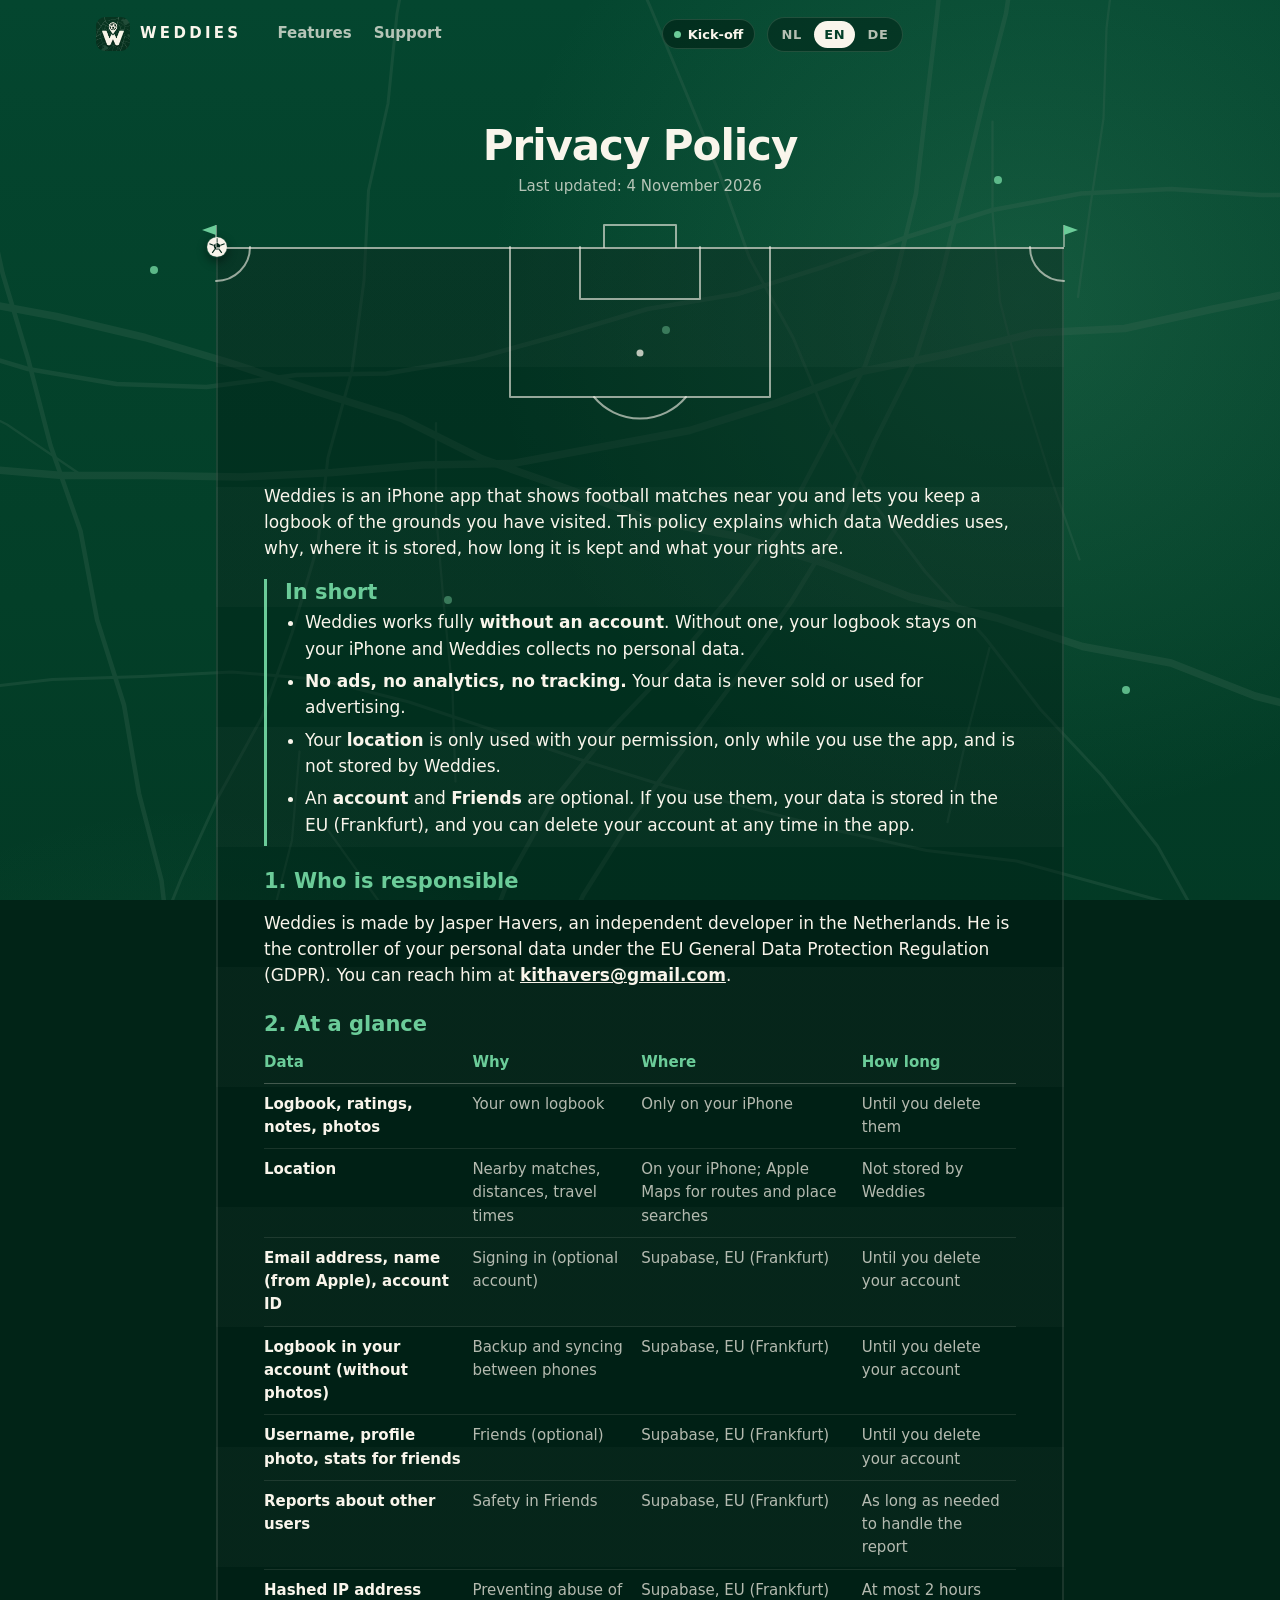
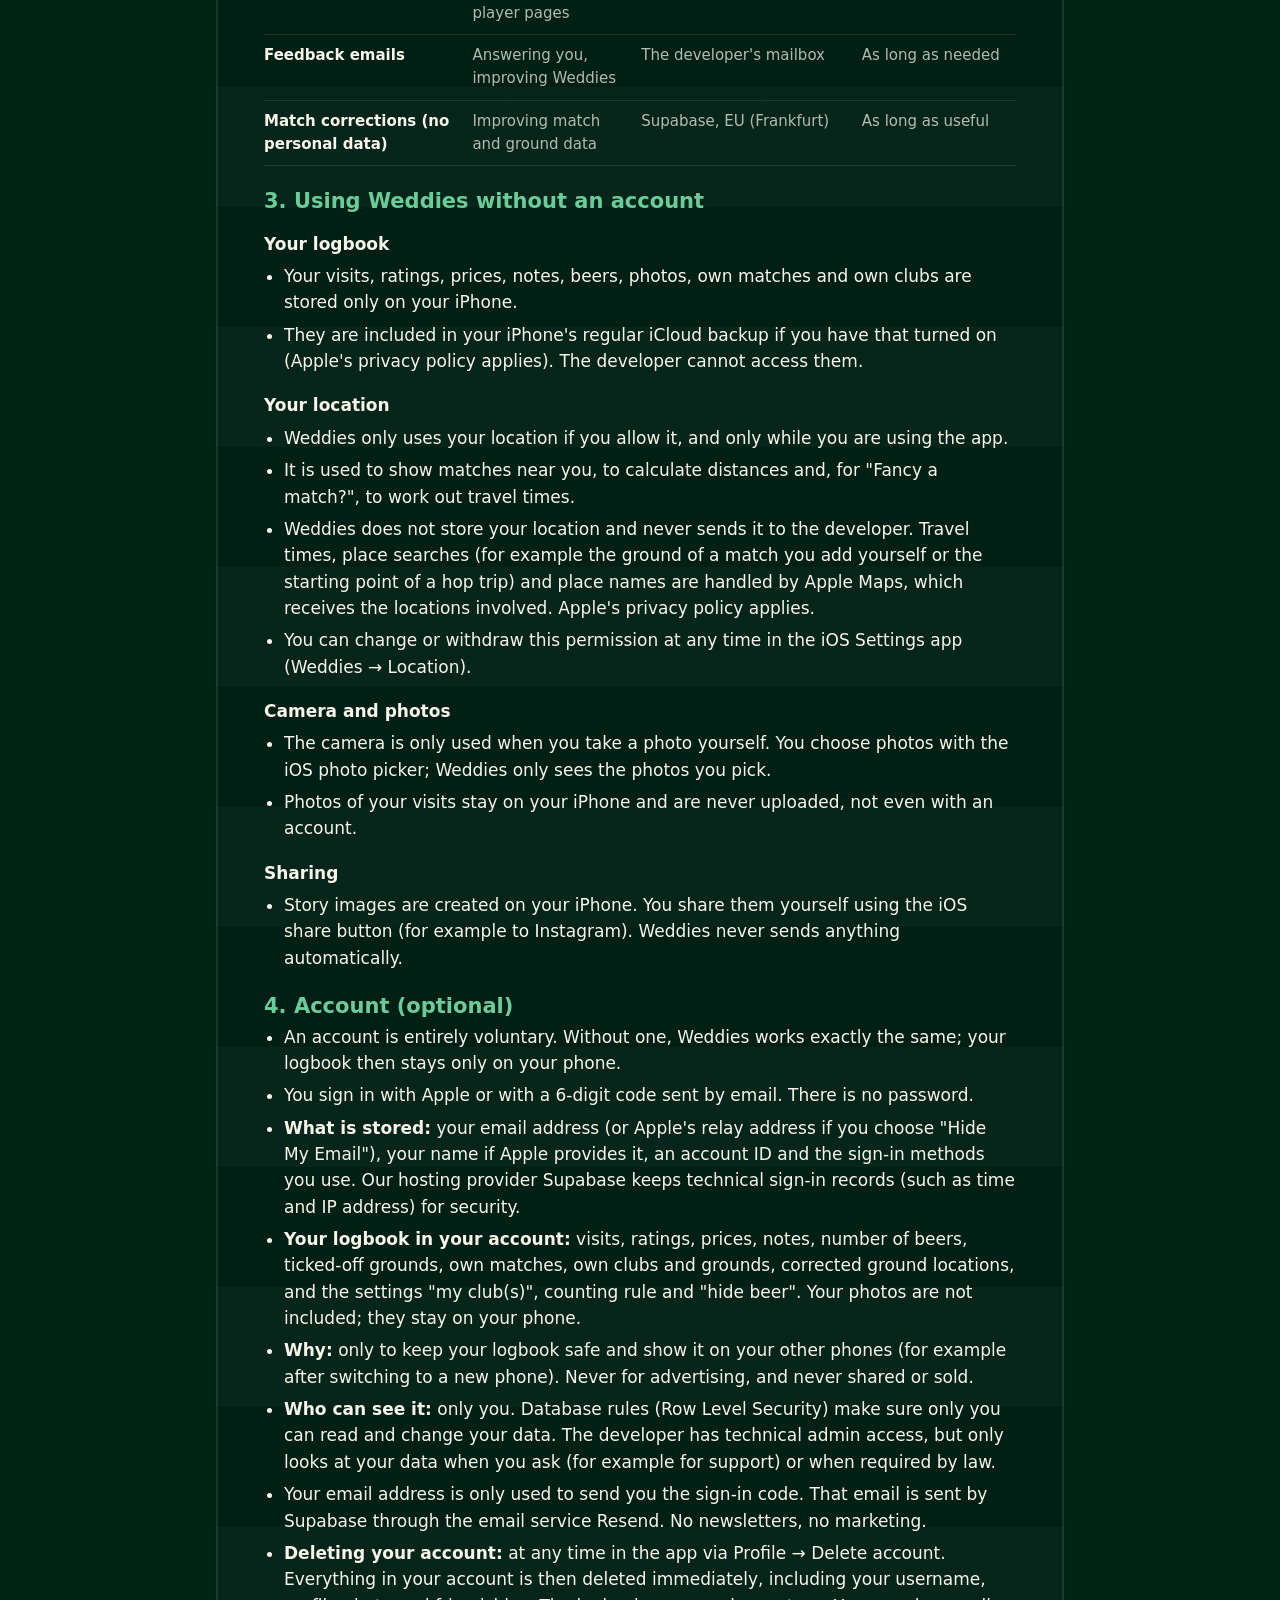
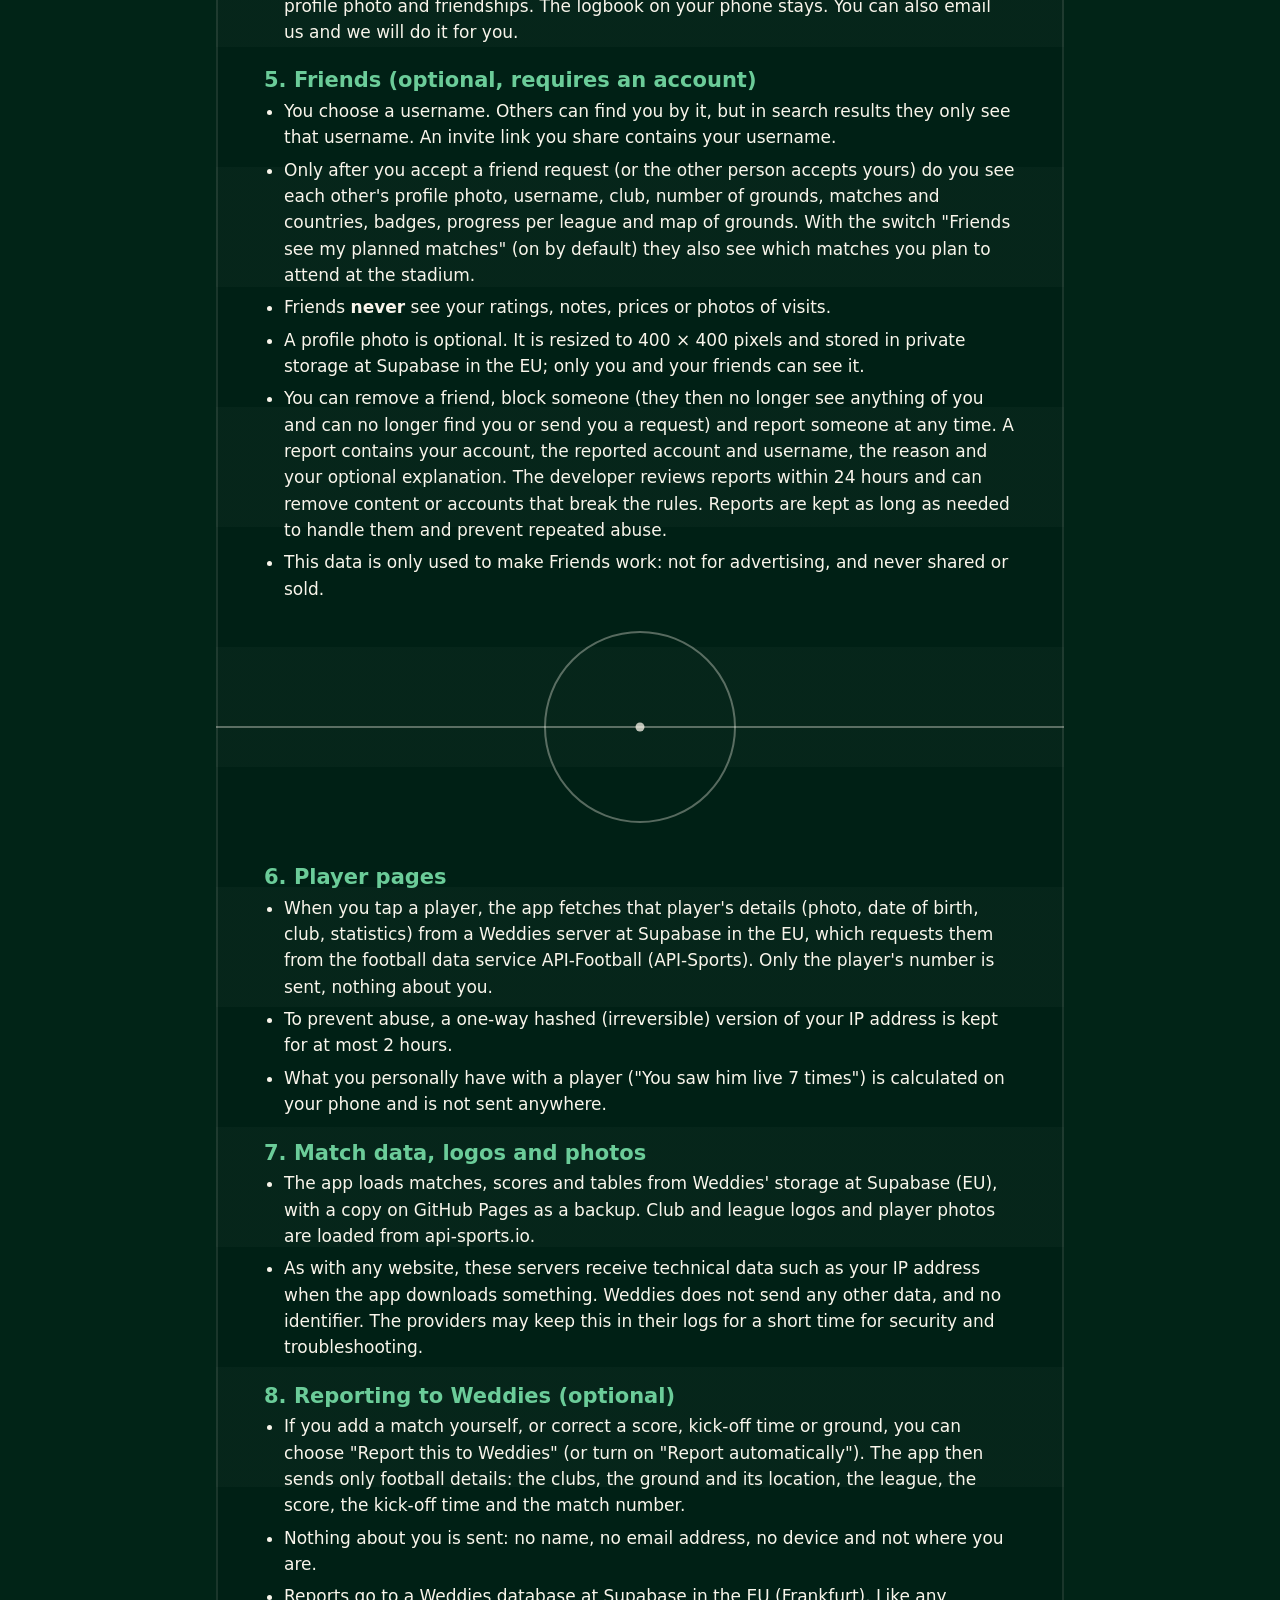
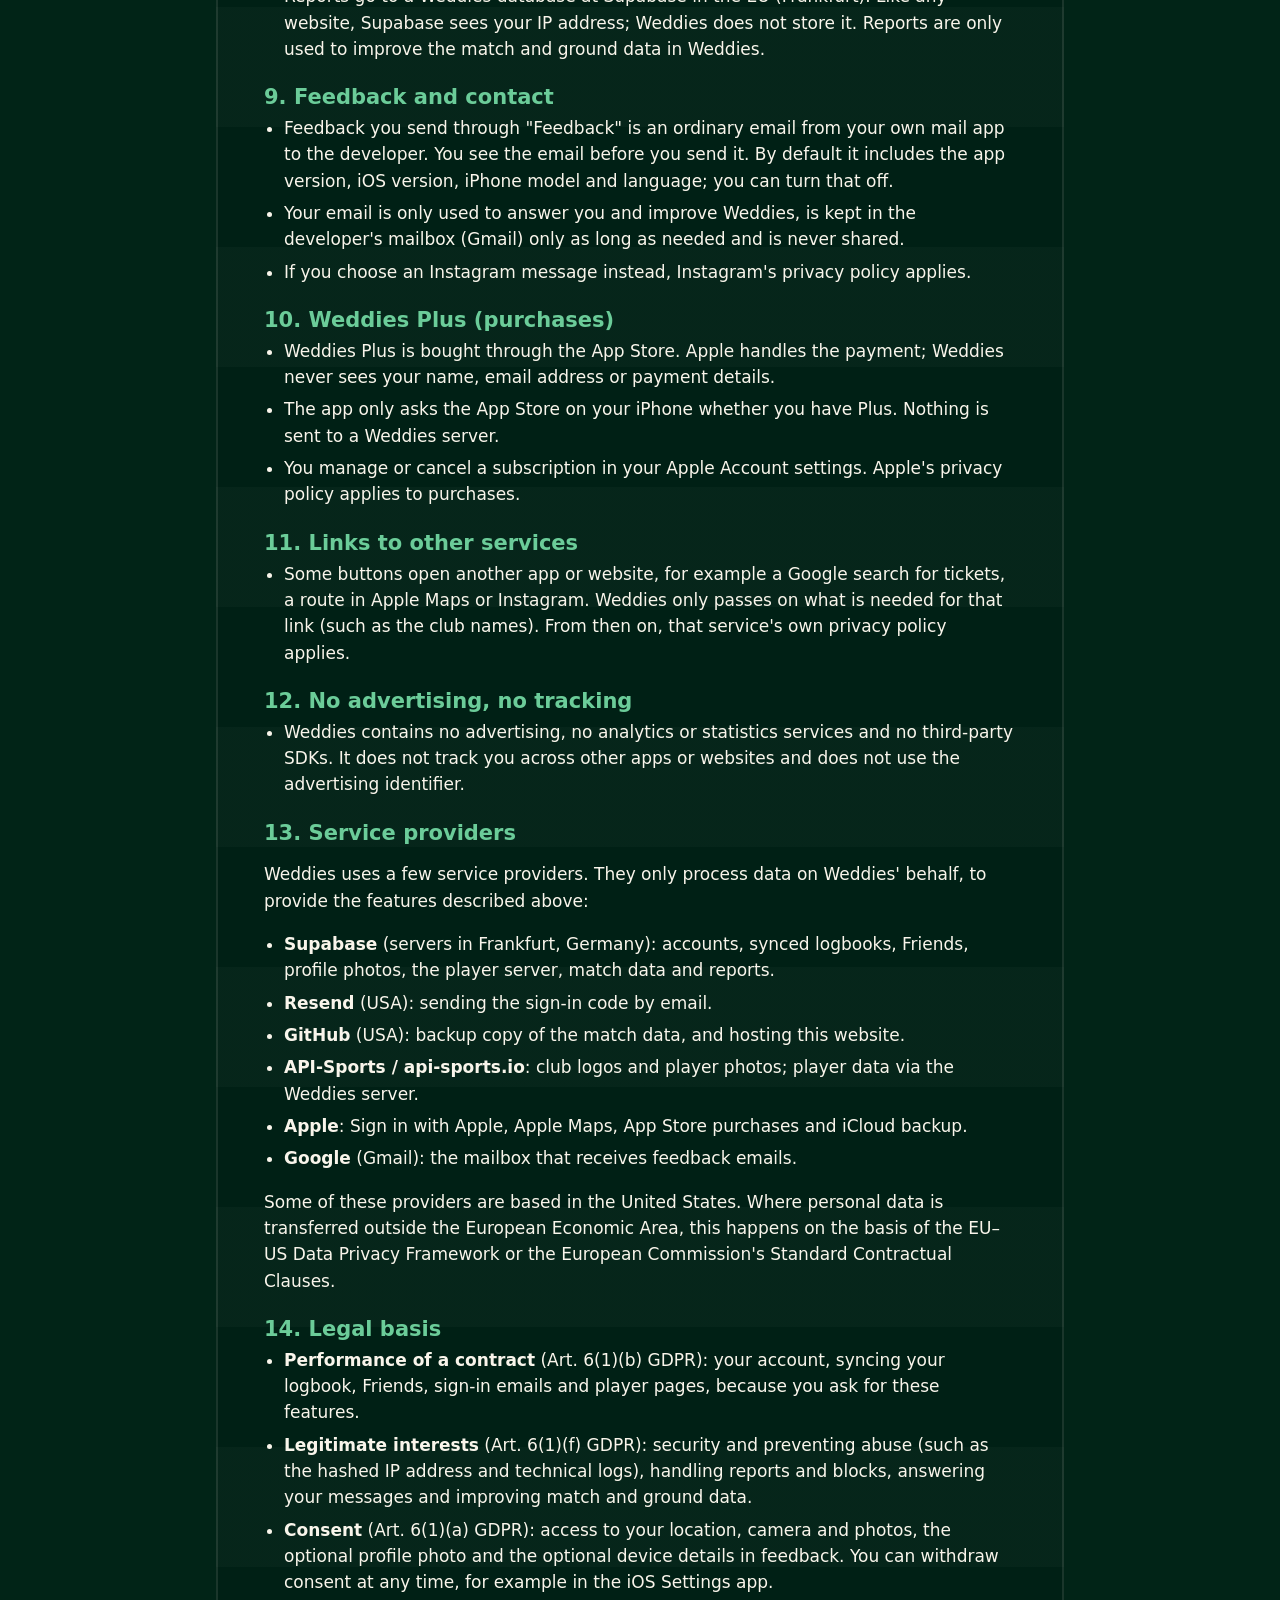
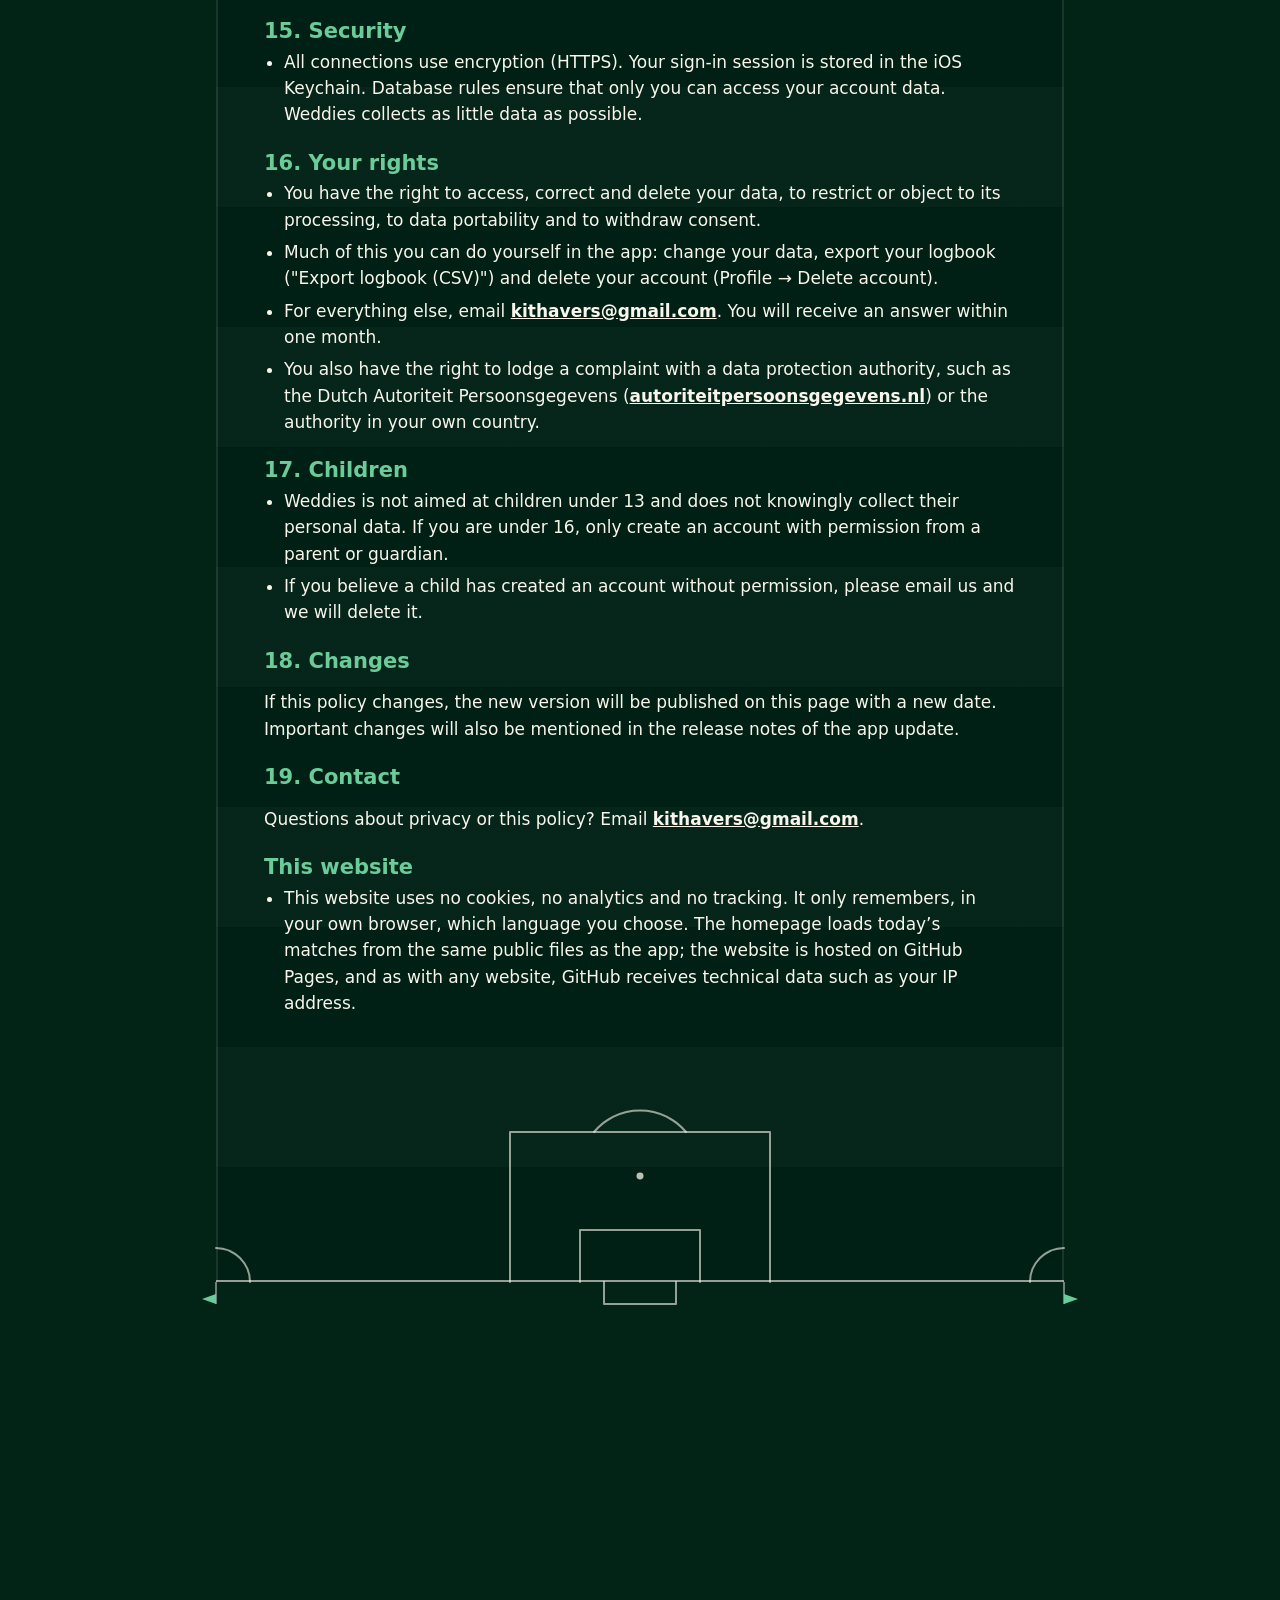
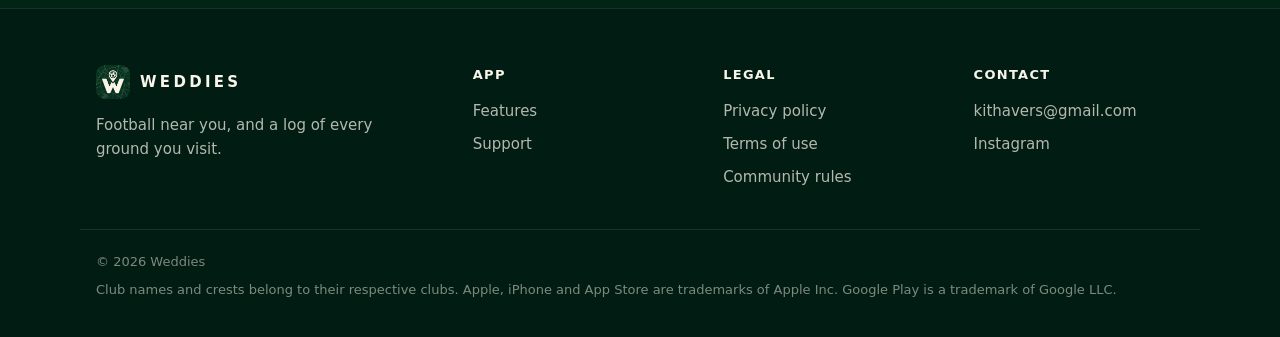
<file: privacy.html>
<!doctype html>
<html lang="nl">
<head>
<meta charset="utf-8">
<meta name="viewport" content="width=device-width, initial-scale=1, viewport-fit=cover">
<title>Weddies – Privacybeleid</title>
<meta name="description" content="Privacybeleid van Weddies.">
<meta name="theme-color" content="#033F28">
<link rel="canonical" href="https://weddiesapp.com/privacy">
<link rel="icon" type="image/png" href="img/favicon-64.png">
<link rel="apple-touch-icon" href="img/apple-touch-icon.png">
<script>document.documentElement.classList.add("js");</script>
<link rel="stylesheet" href="style.css?v=22">
</head>
<body class="voorpagina subpagina">
<div class="kaartlaag" aria-hidden="true"><div class="kaartlaag-in"><span class="pin p0" style="left:12%;top:18%"></span><span class="pin p1" style="left:78%;top:12%"></span><span class="pin p2" style="left:88%;top:46%"></span><span class="pin p3" style="left:8%;top:62%"></span><span class="pin p0" style="left:64%;top:74%"></span><span class="pin p1" style="left:35%;top:40%"></span><span class="pin p2" style="left:52%;top:22%"></span><span class="pin p3" style="left:24%;top:88%"></span></div></div>
<header class="kopbalk" id="kopbalk">
  <div class="kopbalk-in">
    <a class="merk" href="./"><img src="img/logo.png" alt="" width="34" height="34">WEDDIES</a>
    <nav class="kopnav">
      <a href="./#functies" data-t="nav_functies">Functies</a>
      <a href="support" data-t="nav_support">Support</a>
    </nav>
    <div class="kopbalk-rechts">
      <span class="klok" aria-hidden="true"><span class="klok-stip"></span><span class="klok-tijd">Aftrap</span></span>
      <div class="talen" role="group" aria-label="Taal / Language / Sprache">
        <button type="button" data-kies="nl" aria-pressed="true">NL</button>
        <button type="button" data-kies="en" aria-pressed="false">EN</button>
        <button type="button" data-kies="de" aria-pressed="false">DE</button>
      </div>
      <a class="kop-store" role="link" aria-disabled="true" data-store-kop data-t="kop_store">Binnenkort in de App Store</a>
    </div>
  </div>
</header>
<section class="paginakop">
  <h1 data-t="kop">Privacybeleid</h1>
  <p class="bijgewerkt" data-t="bijgewerkt">Laatst bijgewerkt: 4 november 2026</p>
</section>

<main class="tekstpagina">
<div class="veldvlak" aria-hidden="true"><div class="goalmelding" aria-hidden="true"><span data-t="goal">GOAL!</span><i style="--h:0deg;--d:120px"></i><i style="--h:35deg;--d:95px"></i><i style="--h:70deg;--d:130px"></i><i style="--h:110deg;--d:100px"></i><i style="--h:150deg;--d:125px"></i><i style="--h:190deg;--d:90px"></i><i style="--h:230deg;--d:120px"></i><i style="--h:270deg;--d:105px"></i><i style="--h:310deg;--d:130px"></i><i style="--h:345deg;--d:95px"></i></div><span class="zijlijn links"><span class="zijlijn-lijn"></span><span class="balbaan"><span class="balhouder"><span class="bal"><svg viewBox="0 0 24 24"><circle cx="12" cy="12" r="11" fill="#F9F5EB"/><path d="M12 7.2l3.9 2.8-1.5 4.6H9.6L8.1 10z" fill="#012417"/><path d="M12 7.2V2.5M15.9 10l4.4-1.5M14.4 14.6l2.8 3.8M9.6 14.6l-2.8 3.8M8.1 10L3.7 8.5" stroke="#012417" stroke-width="1.2" fill="none"/><circle cx="12" cy="12" r="11" fill="none" stroke="#012417" stroke-opacity=".25"/></svg></span></span></span></span><span class="zijlijn rechts"><span class="zijlijn-lijn"></span></span><div class="veldkant boven onthul"><span class="doellijn"></span><svg class="hoekboog links" viewBox="0 0 40 40" width="40" height="40"><path class="lijntje" pathLength="1" d="M0 34A34 34 0 0 0 34 0"/><path class="vlagpaal" d="M0 0V-22"/><path class="vlag" d="M0 -22l-14 5 14 5z"/></svg><svg class="hoekboog rechts" viewBox="0 0 40 40" width="40" height="40"><path class="lijntje" pathLength="1" d="M6 0A34 34 0 0 0 40 34"/><path class="vlagpaal" d="M40 0V-22"/><path class="vlag" d="M40 -22l14 5-14 5z"/></svg><svg class="zestien-groep" viewBox="-180 -30 360 210" width="360" height="210"><path class="lijntje" pathLength="1" d="M-130 0V150H130V0"/><path class="lijntje" pathLength="1" d="M-60 0V52H60V0"/><path class="lijntje" pathLength="1" d="M-46 150A60 60 0 0 0 46 150"/><path class="lijntje" pathLength="1" d="M-36 0V-22H36V0"/><circle class="stip" cx="0" cy="106" r="3.5"/></svg></div><div class="middenlijn onthul"><span class="lijn"></span><svg class="middencirkel" viewBox="-110 -110 220 220" width="220" height="220"><path class="lijntje" pathLength="1" d="M0 -95A95 95 0 1 1 0 95A95 95 0 1 1 0 -95"/><circle class="stip" cx="0" cy="0" r="4.5"/></svg></div><div class="veldkant onder onthul"><span class="doellijn"></span><svg class="hoekboog links" viewBox="0 0 40 40" width="40" height="40"><path class="lijntje" pathLength="1" d="M0 34A34 34 0 0 0 34 0"/><path class="vlagpaal" d="M0 0V-22"/><path class="vlag" d="M0 -22l-14 5 14 5z"/></svg><svg class="hoekboog rechts" viewBox="0 0 40 40" width="40" height="40"><path class="lijntje" pathLength="1" d="M6 0A34 34 0 0 0 40 34"/><path class="vlagpaal" d="M40 0V-22"/><path class="vlag" d="M40 -22l14 5-14 5z"/></svg><svg class="zestien-groep" viewBox="-180 -30 360 210" width="360" height="210"><path class="lijntje" pathLength="1" d="M-130 0V150H130V0"/><path class="lijntje" pathLength="1" d="M-60 0V52H60V0"/><path class="lijntje" pathLength="1" d="M-46 150A60 60 0 0 0 46 150"/><path class="lijntje" pathLength="1" d="M-36 0V-22H36V0"/><circle class="stip" cx="0" cy="106" r="3.5"/></svg></div></div>

<!-- ============================ NEDERLANDS (geldende tekst) ============================ -->
<div class="kaart aan" data-lang="nl">
<p>Weddies is een iPhone-app die laat zien welke voetbalwedstrijden er bij jou in de buurt zijn, en waarmee je een logboek bijhoudt van de grounds die je hebt bezocht. In dit privacybeleid lees je welke gegevens Weddies gebruikt, waarvoor, waar ze staan, hoe lang ze bewaard worden en welke rechten je hebt.</p>

<div class="kort">
<h2>Kort gezegd</h2>
<ul>
<li>Weddies werkt helemaal <strong>zonder account</strong>. Zonder account blijft je logboek op je iPhone en verzamelt Weddies geen persoonsgegevens.</li>
<li><strong>Geen advertenties, geen analysediensten, geen tracking.</strong> Je gegevens worden nooit verkocht of voor reclame gebruikt.</li>
<li>Je <strong>locatie</strong> wordt alleen gebruikt als je daar toestemming voor geeft, alleen terwijl je de app gebruikt, en Weddies bewaart hem niet.</li>
<li>Een <strong>account</strong> en <strong>Vrienden</strong> zijn vrijwillig. Gebruik je ze, dan staan je gegevens in de EU (Frankfurt), en je kunt je account altijd zelf in de app verwijderen.</li>
</ul>
</div>

<h2>1. Wie is verantwoordelijk</h2>
<p>Weddies is gemaakt door Jasper Havers, een zelfstandige ontwikkelaar in Nederland. Hij is de verwerkingsverantwoordelijke voor je persoonsgegevens volgens de Algemene Verordening Gegevensbescherming (AVG). Je bereikt hem via <a href="mailto:kithavers@gmail.com">kithavers@gmail.com</a>.</p>

<h2>2. In één oogopslag</h2>
<table class="tabel">
<thead><tr><th>Gegevens</th><th>Waarvoor</th><th>Waar</th><th>Hoe lang</th></tr></thead>
<tbody>
<tr><td>Logboek, beoordelingen, notities, foto's</td><td data-label="Waarvoor">Je eigen logboek</td><td data-label="Waar">Alleen op je iPhone</td><td data-label="Hoe lang">Tot je ze verwijdert</td></tr>
<tr><td>Locatie</td><td data-label="Waarvoor">Wedstrijden in de buurt, afstanden, reistijden</td><td data-label="Waar">Op je iPhone; Apple Kaarten voor routes en zoeken naar plekken</td><td data-label="Hoe lang">Weddies bewaart hem niet</td></tr>
<tr><td>E-mailadres, naam (van Apple), account-ID</td><td data-label="Waarvoor">Inloggen (vrijwillig account)</td><td data-label="Waar">Supabase, EU (Frankfurt)</td><td data-label="Hoe lang">Tot je je account verwijdert</td></tr>
<tr><td>Logboek in je account (zonder foto's)</td><td data-label="Waarvoor">Back-up en synchroniseren tussen telefoons</td><td data-label="Waar">Supabase, EU (Frankfurt)</td><td data-label="Hoe lang">Tot je je account verwijdert</td></tr>
<tr><td>Gebruikersnaam, profielfoto, cijfers voor vrienden</td><td data-label="Waarvoor">Vrienden (vrijwillig)</td><td data-label="Waar">Supabase, EU (Frankfurt)</td><td data-label="Hoe lang">Tot je je account verwijdert</td></tr>
<tr><td>Meldingen over andere gebruikers</td><td data-label="Waarvoor">Veiligheid bij Vrienden</td><td data-label="Waar">Supabase, EU (Frankfurt)</td><td data-label="Hoe lang">Zolang nodig om de melding af te handelen</td></tr>
<tr><td>Versleuteld IP-adres</td><td data-label="Waarvoor">Misbruik van spelerspagina's voorkomen</td><td data-label="Waar">Supabase, EU (Frankfurt)</td><td data-label="Hoe lang">Hooguit 2 uur</td></tr>
<tr><td>Feedbackmails</td><td data-label="Waarvoor">Je antwoorden, Weddies verbeteren</td><td data-label="Waar">Mailbox van de maker</td><td data-label="Hoe lang">Zolang nodig</td></tr>
<tr><td>Verbeteringen van wedstrijden (geen persoonsgegevens)</td><td data-label="Waarvoor">Wedstrijd- en stadiongegevens verbeteren</td><td data-label="Waar">Supabase, EU (Frankfurt)</td><td data-label="Hoe lang">Zolang ze nuttig zijn</td></tr>
</tbody>
</table>

<h2>3. Weddies gebruiken zonder account</h2>
<h3>Je logboek</h3>
<ul>
<li>Je bezoeken, beoordelingen, prijzen, notities, biertjes, foto's, eigen wedstrijden en eigen clubs worden alleen op je iPhone bewaard.</li>
<li>Ze gaan mee in de gewone iCloud-back-up van je iPhone, als je die aan hebt staan (daarvoor geldt het privacybeleid van Apple). De maker van Weddies kan er niet bij.</li>
</ul>
<h3>Je locatie</h3>
<ul>
<li>Weddies gebruikt je locatie alleen als je daar toestemming voor geeft, en alleen terwijl je de app gebruikt.</li>
<li>Je locatie wordt gebruikt om wedstrijden bij jou in de buurt te tonen, afstanden te berekenen en bij "Zin in voetbal?" reistijden uit te rekenen.</li>
<li>Weddies bewaart je locatie niet en stuurt hem nooit naar de maker. Reistijden, zoeken naar een plek (bijvoorbeeld het stadion van een wedstrijd die je zelf toevoegt, of het startpunt van een hoptrip) en plaatsnamen regelt Apple Kaarten; Apple krijgt daarbij de betreffende locaties. Daarvoor geldt het privacybeleid van Apple.</li>
<li>Je kunt deze toestemming altijd aanpassen of intrekken in de app Instellingen van iOS (Weddies → Locatie).</li>
</ul>
<h3>Camera en foto's</h3>
<ul>
<li>De camera wordt alleen gebruikt als je zelf een foto maakt. Foto's kies je met de fotokiezer van iOS; Weddies ziet alleen de foto's die je kiest.</li>
<li>Foto's van je bezoeken blijven op je iPhone en worden nooit geüpload, ook niet met een account.</li>
</ul>
<h3>Delen</h3>
<ul>
<li>Story-afbeeldingen worden op je iPhone gemaakt. Je deelt ze zelf met de deelknop van iOS (bijvoorbeeld naar Instagram). Weddies stuurt nooit iets automatisch.</li>
</ul>

<h2>4. Account (alleen als je dat kiest)</h2>
<ul>
<li>Een account is helemaal vrijwillig. Zonder account werkt Weddies precies hetzelfde; je logboek staat dan alleen op je telefoon.</li>
<li>Je logt in met Apple of met een code van 6 cijfers die je per e-mail krijgt. Er is geen wachtwoord.</li>
<li><strong>Wat er bewaard wordt:</strong> je e-mailadres (of het doorstuuradres van Apple als je "Verberg mijn e-mail" kiest), je naam als Apple die meegeeft, een account-ID en met welke manieren je inlogt. Onze hostingpartij Supabase houdt voor de beveiliging technische inloggegevens bij (zoals tijdstip en IP-adres).</li>
<li><strong>Je logboek in je account:</strong> bezoeken, beoordelingen, prijzen, notities, aantal biertjes, afgevinkte grounds, eigen wedstrijden, eigen clubs en stadions, verbeterde stadionlocaties, en de instellingen "mijn club(s)", de telregel en "bier verbergen". Je foto's gaan niet mee; die blijven op je telefoon.</li>
<li><strong>Waarvoor:</strong> alleen om je logboek veilig te bewaren en op je andere telefoons te tonen (bijvoorbeeld na het overstappen naar een nieuwe telefoon). Nooit voor reclame, en nooit gedeeld of verkocht.</li>
<li><strong>Wie het kan zien:</strong> alleen jij. Regels in de database (Row Level Security) zorgen dat alleen jij je gegevens kunt lezen en wijzigen. De maker heeft als beheerder technische toegang, maar kijkt alleen als jij daarom vraagt (bijvoorbeeld bij een probleem) of als de wet dat verplicht.</li>
<li>Je e-mailadres wordt alleen gebruikt om je de inlogcode te sturen. Die mail verstuurt Supabase via de e-maildienst Resend. Geen nieuwsbrieven, geen reclame.</li>
<li><strong>Account verwijderen:</strong> kan altijd in de app via Profiel → Account verwijderen. Alles wat in je account staat wordt dan meteen gewist, ook je gebruikersnaam, profielfoto en vriendschappen. Je logboek op je telefoon blijft staan. Je kunt ook mailen; dan doet de maker het voor je.</li>
</ul>

<h2>5. Vrienden (alleen als je dat kiest, met account)</h2>
<ul>
<li>Je kiest een gebruikersnaam. Anderen kunnen je daarop vinden, maar zien in de zoekresultaten alleen die gebruikersnaam. Een uitnodigingslink die je deelt, bevat je gebruikersnaam.</li>
<li>Pas als jij een vriendschapsverzoek accepteert (of de ander het jouwe), zien jullie van elkaar: profielfoto, gebruikersnaam, club, het aantal grounds, wedstrijden en landen, badges, voortgang per competitie en de kaart met grounds. Met de schakelaar "Vrienden zien mijn geplande wedstrijden" (standaard aan) zien ze ook bij welke wedstrijden je van plan bent in het stadion te zijn.</li>
<li>Je beoordelingen, notities, prijzen en foto's van bezoeken zien vrienden <strong>nooit</strong>.</li>
<li>Een profielfoto is vrijwillig. Hij wordt verkleind tot 400 × 400 pixels en bewaard in een afgeschermde opslag bij Supabase in de EU; alleen jij en je vrienden kunnen hem zien.</li>
<li>Je kunt altijd een vriendschap verbreken, iemand blokkeren (die ziet dan niets meer van je en kan je niet meer vinden of een verzoek sturen) en iemand melden. Een melding bevat jouw account, het gemelde account en de gebruikersnaam, de reden en je eventuele toelichting. De maker bekijkt meldingen binnen 24 uur en kan inhoud of accounts verwijderen die zich niet aan de regels houden. Meldingen worden bewaard zolang dat nodig is om ze af te handelen en herhaling te voorkomen.</li>
<li>Deze gegevens worden alleen gebruikt om Vrienden te laten werken: niet voor reclame, en nooit gedeeld of verkocht.</li>
</ul>

<div class="middenvak onthul" aria-hidden="true"><span class="lijn"></span><svg class="middencirkel" viewBox="-110 -110 220 220" width="220" height="220"><path class="lijntje" pathLength="1" d="M0 -95A95 95 0 1 1 0 95A95 95 0 1 1 0 -95"/><circle class="stip" cx="0" cy="0" r="4.5"/></svg></div>
<h2>6. Spelerspagina's</h2>
<ul>
<li>Tik je op een speler, dan haalt de app de gegevens van die speler (foto, geboortedatum, club, statistieken) op bij een server van Weddies bij Supabase in de EU, die ze opvraagt bij de voetbaldatadienst API-Football (API-Sports). Er gaat alleen het nummer van de speler mee, niets over jou.</li>
<li>Om misbruik te voorkomen wordt een onomkeerbaar versleutelde versie van je IP-adres hooguit 2 uur bewaard.</li>
<li>Wat jij met een speler hebt ("Je zag hem 7 keer live") rekent de app op je telefoon uit; dat gaat nergens heen.</li>
</ul>

<h2>7. Wedstrijdgegevens, logo's en foto's</h2>
<ul>
<li>De app haalt wedstrijden, uitslagen en standen op uit de opslag van Weddies bij Supabase (EU), met een kopie op GitHub Pages als reserve. Logo's van clubs en competities en spelersfoto's komen van api-sports.io.</li>
<li>Zoals bij elke website ontvangen die servers technische gegevens zoals je IP-adres als de app iets downloadt. Weddies stuurt geen andere gegevens mee, en geen kenmerk waarmee je te herkennen bent. De aanbieders kunnen dit kort in hun logbestanden bewaren voor beveiliging en het oplossen van storingen.</li>
</ul>

<h2>8. Meldingen aan Weddies (alleen als je dat kiest)</h2>
<ul>
<li>Voeg je zelf een wedstrijd toe, of verbeter je een uitslag, aftrap of stadion, dan kun je kiezen voor "Meld dit aan Weddies" (of "Automatisch melden" aanzetten). De app stuurt dan alleen voetbalgegevens: de clubs, het stadion en de plek ervan, de competitie, de uitslag, de aftrap en het wedstrijdnummer.</li>
<li>Er gaat niets over jou mee: geen naam, geen e-mailadres, geen toestel en niet waar jij bent.</li>
<li>De meldingen komen in een database van Weddies bij Supabase in de EU (Frankfurt). Supabase ziet daarbij, zoals elke website, je IP-adres; Weddies bewaart dat niet. Meldingen worden alleen gebruikt om de wedstrijd- en stadiongegevens in Weddies te verbeteren.</li>
</ul>

<h2>9. Feedback en contact</h2>
<ul>
<li>Feedback die je via "Feedback" stuurt, is een gewone e-mail vanuit je eigen mail-app naar de maker. Je ziet de mail voordat je hem verstuurt. Standaard staan daar ook de versie van de app, de iOS-versie, het iPhone-model en de taal in; dat kun je uitzetten.</li>
<li>Je mail wordt alleen gebruikt om je te antwoorden en Weddies te verbeteren, blijft niet langer dan nodig in de mailbox van de maker (Gmail) en wordt met niemand gedeeld.</li>
<li>Stuur je liever een bericht via Instagram, dan geldt het privacybeleid van Instagram.</li>
</ul>

<h2>10. Weddies Plus (aankopen)</h2>
<ul>
<li>Weddies Plus koop je via de App Store. Apple regelt de betaling; Weddies ziet nooit je naam, e-mailadres of betaalgegevens.</li>
<li>De app vraagt alleen aan de App Store op je iPhone of je Plus hebt. Er gaat niets naar een server van Weddies.</li>
<li>Een abonnement beheer of zeg je op in de instellingen van je Apple-account. Voor aankopen geldt het privacybeleid van Apple.</li>
</ul>

<h2>11. Links naar andere diensten</h2>
<ul>
<li>Sommige knoppen openen een andere app of website, bijvoorbeeld een Google-zoekopdracht naar tickets, een route in Apple Kaarten of Instagram. Weddies geeft alleen mee wat nodig is voor die link (zoals de namen van de clubs). Vanaf dat moment geldt het privacybeleid van die dienst.</li>
</ul>

<h2>12. Geen reclame, geen tracking</h2>
<ul>
<li>Weddies bevat geen advertenties, geen analyse- of statistiekdiensten en geen code van derden (SDK's). De app volgt je niet in andere apps of websites en gebruikt het advertentie-ID niet.</li>
</ul>

<h2>13. Dienstverleners</h2>
<p>Weddies gebruikt een paar dienstverleners. Zij verwerken gegevens alleen in opdracht van Weddies, voor de functies die hierboven staan:</p>
<ul>
<li><strong>Supabase</strong> (servers in Frankfurt, Duitsland): accounts, gesynchroniseerde logboeken, Vrienden, profielfoto's, de spelersserver, wedstrijdgegevens en meldingen.</li>
<li><strong>Resend</strong> (VS): het versturen van de inlogcode per e-mail.</li>
<li><strong>GitHub</strong> (VS): reservekopie van de wedstrijdgegevens, en deze website.</li>
<li><strong>API-Sports / api-sports.io</strong>: clublogo's en spelersfoto's; spelersgegevens via de server van Weddies.</li>
<li><strong>Apple</strong>: Inloggen met Apple, Apple Kaarten, aankopen in de App Store en de iCloud-back-up.</li>
<li><strong>Google</strong> (Gmail): de mailbox waarin feedbackmails binnenkomen.</li>
</ul>
<p>Een aantal van deze dienstverleners zit in de Verenigde Staten. Als persoonsgegevens buiten de Europese Economische Ruimte terechtkomen, gebeurt dat op basis van het EU-VS Data Privacy Framework of de standaardcontractbepalingen van de Europese Commissie.</p>

<h2>14. Grondslag</h2>
<ul>
<li><strong>Uitvoering van een overeenkomst</strong> (art. 6 lid 1 sub b AVG): je account, het synchroniseren van je logboek, Vrienden, inlogmails en spelerspagina's, omdat jij om die functies vraagt.</li>
<li><strong>Gerechtvaardigd belang</strong> (art. 6 lid 1 sub f AVG): beveiliging en misbruik voorkomen (zoals het versleutelde IP-adres en technische logbestanden), meldingen en blokkades afhandelen, je berichten beantwoorden en wedstrijd- en stadiongegevens verbeteren.</li>
<li><strong>Toestemming</strong> (art. 6 lid 1 sub a AVG): toegang tot je locatie, camera en foto's, de vrijwillige profielfoto en de vrijwillige toestelgegevens in feedback. Je kunt je toestemming altijd intrekken, bijvoorbeeld in de app Instellingen van iOS.</li>
</ul>

<h2>15. Beveiliging</h2>
<ul>
<li>Alle verbindingen zijn versleuteld (HTTPS). Je inlogsessie staat in de sleutelhanger van iOS. Regels in de database zorgen dat alleen jij bij je accountgegevens kunt. Weddies verzamelt zo weinig mogelijk gegevens.</li>
</ul>

<h2>16. Je rechten</h2>
<ul>
<li>Je hebt recht op inzage, correctie en verwijdering van je gegevens, op beperking van en bezwaar tegen de verwerking, op overdraagbaarheid van je gegevens en op het intrekken van je toestemming.</li>
<li>Veel daarvan kun je zelf in de app: je gegevens aanpassen, je logboek exporteren ("Exporteer logboek (CSV)") en je account verwijderen (Profiel → Account verwijderen).</li>
<li>Voor al het andere mail je naar <a href="mailto:kithavers@gmail.com">kithavers@gmail.com</a>. Je krijgt binnen een maand antwoord.</li>
<li>Je hebt ook het recht om een klacht in te dienen bij de Autoriteit Persoonsgegevens (<a href="https://autoriteitpersoonsgegevens.nl">autoriteitpersoonsgegevens.nl</a>) of bij de toezichthouder in je eigen land.</li>
</ul>

<h2>17. Kinderen</h2>
<ul>
<li>Weddies is niet bedoeld voor kinderen jonger dan 13 jaar en verzamelt niet bewust hun persoonsgegevens. Ben je jonger dan 16, maak dan alleen een account met toestemming van een ouder of verzorger.</li>
<li>Denk je dat een kind zonder toestemming een account heeft gemaakt? Mail ons, dan verwijderen we het.</li>
</ul>

<h2>18. Wijzigingen</h2>
<p>Als dit privacybeleid verandert, staat de nieuwe versie op deze pagina, met een nieuwe datum. Belangrijke wijzigingen noemen we ook in de beschrijving van de app-update.</p>

<h2>19. Contact</h2>
<p>Vragen over privacy of dit beleid? Mail naar <a href="mailto:kithavers@gmail.com">kithavers@gmail.com</a>.</p>
<h2>Deze website</h2>
<ul><li>Deze website gebruikt geen cookies, geen analyse en geen tracking. Hij onthoudt alleen in je eigen browser welke taal je kiest. De voorpagina haalt de wedstrijden van vandaag op uit dezelfde openbare bestanden als de app; de website staat op GitHub Pages, en zoals bij elke website ontvangt GitHub daarbij technische gegevens zoals je IP-adres.</li></ul>
</div>

<!-- ============================ ENGLISH ============================ -->
<div class="kaart" data-lang="en">
<p>Weddies is an iPhone app that shows football matches near you and lets you keep a logbook of the grounds you have visited. This policy explains which data Weddies uses, why, where it is stored, how long it is kept and what your rights are.</p>

<div class="kort">
<h2>In short</h2>
<ul>
<li>Weddies works fully <strong>without an account</strong>. Without one, your logbook stays on your iPhone and Weddies collects no personal data.</li>
<li><strong>No ads, no analytics, no tracking.</strong> Your data is never sold or used for advertising.</li>
<li>Your <strong>location</strong> is only used with your permission, only while you use the app, and is not stored by Weddies.</li>
<li>An <strong>account</strong> and <strong>Friends</strong> are optional. If you use them, your data is stored in the EU (Frankfurt), and you can delete your account at any time in the app.</li>
</ul>
</div>

<h2>1. Who is responsible</h2>
<p>Weddies is made by Jasper Havers, an independent developer in the Netherlands. He is the controller of your personal data under the EU General Data Protection Regulation (GDPR). You can reach him at <a href="mailto:kithavers@gmail.com">kithavers@gmail.com</a>.</p>

<h2>2. At a glance</h2>
<table class="tabel">
<thead><tr><th>Data</th><th>Why</th><th>Where</th><th>How long</th></tr></thead>
<tbody>
<tr><td>Logbook, ratings, notes, photos</td><td data-label="Why">Your own logbook</td><td data-label="Where">Only on your iPhone</td><td data-label="How long">Until you delete them</td></tr>
<tr><td>Location</td><td data-label="Why">Nearby matches, distances, travel times</td><td data-label="Where">On your iPhone; Apple Maps for routes and place searches</td><td data-label="How long">Not stored by Weddies</td></tr>
<tr><td>Email address, name (from Apple), account ID</td><td data-label="Why">Signing in (optional account)</td><td data-label="Where">Supabase, EU (Frankfurt)</td><td data-label="How long">Until you delete your account</td></tr>
<tr><td>Logbook in your account (without photos)</td><td data-label="Why">Backup and syncing between phones</td><td data-label="Where">Supabase, EU (Frankfurt)</td><td data-label="How long">Until you delete your account</td></tr>
<tr><td>Username, profile photo, stats for friends</td><td data-label="Why">Friends (optional)</td><td data-label="Where">Supabase, EU (Frankfurt)</td><td data-label="How long">Until you delete your account</td></tr>
<tr><td>Reports about other users</td><td data-label="Why">Safety in Friends</td><td data-label="Where">Supabase, EU (Frankfurt)</td><td data-label="How long">As long as needed to handle the report</td></tr>
<tr><td>Hashed IP address</td><td data-label="Why">Preventing abuse of player pages</td><td data-label="Where">Supabase, EU (Frankfurt)</td><td data-label="How long">At most 2 hours</td></tr>
<tr><td>Feedback emails</td><td data-label="Why">Answering you, improving Weddies</td><td data-label="Where">The developer's mailbox</td><td data-label="How long">As long as needed</td></tr>
<tr><td>Match corrections (no personal data)</td><td data-label="Why">Improving match and ground data</td><td data-label="Where">Supabase, EU (Frankfurt)</td><td data-label="How long">As long as useful</td></tr>
</tbody>
</table>

<h2>3. Using Weddies without an account</h2>
<h3>Your logbook</h3>
<ul>
<li>Your visits, ratings, prices, notes, beers, photos, own matches and own clubs are stored only on your iPhone.</li>
<li>They are included in your iPhone's regular iCloud backup if you have that turned on (Apple's privacy policy applies). The developer cannot access them.</li>
</ul>
<h3>Your location</h3>
<ul>
<li>Weddies only uses your location if you allow it, and only while you are using the app.</li>
<li>It is used to show matches near you, to calculate distances and, for "Fancy a match?", to work out travel times.</li>
<li>Weddies does not store your location and never sends it to the developer. Travel times, place searches (for example the ground of a match you add yourself or the starting point of a hop trip) and place names are handled by Apple Maps, which receives the locations involved. Apple's privacy policy applies.</li>
<li>You can change or withdraw this permission at any time in the iOS Settings app (Weddies → Location).</li>
</ul>
<h3>Camera and photos</h3>
<ul>
<li>The camera is only used when you take a photo yourself. You choose photos with the iOS photo picker; Weddies only sees the photos you pick.</li>
<li>Photos of your visits stay on your iPhone and are never uploaded, not even with an account.</li>
</ul>
<h3>Sharing</h3>
<ul>
<li>Story images are created on your iPhone. You share them yourself using the iOS share button (for example to Instagram). Weddies never sends anything automatically.</li>
</ul>

<h2>4. Account (optional)</h2>
<ul>
<li>An account is entirely voluntary. Without one, Weddies works exactly the same; your logbook then stays only on your phone.</li>
<li>You sign in with Apple or with a 6-digit code sent by email. There is no password.</li>
<li><strong>What is stored:</strong> your email address (or Apple's relay address if you choose "Hide My Email"), your name if Apple provides it, an account ID and the sign-in methods you use. Our hosting provider Supabase keeps technical sign-in records (such as time and IP address) for security.</li>
<li><strong>Your logbook in your account:</strong> visits, ratings, prices, notes, number of beers, ticked-off grounds, own matches, own clubs and grounds, corrected ground locations, and the settings "my club(s)", counting rule and "hide beer". Your photos are not included; they stay on your phone.</li>
<li><strong>Why:</strong> only to keep your logbook safe and show it on your other phones (for example after switching to a new phone). Never for advertising, and never shared or sold.</li>
<li><strong>Who can see it:</strong> only you. Database rules (Row Level Security) make sure only you can read and change your data. The developer has technical admin access, but only looks at your data when you ask (for example for support) or when required by law.</li>
<li>Your email address is only used to send you the sign-in code. That email is sent by Supabase through the email service Resend. No newsletters, no marketing.</li>
<li><strong>Deleting your account:</strong> at any time in the app via Profile → Delete account. Everything in your account is then deleted immediately, including your username, profile photo and friendships. The logbook on your phone stays. You can also email us and we will do it for you.</li>
</ul>

<h2>5. Friends (optional, requires an account)</h2>
<ul>
<li>You choose a username. Others can find you by it, but in search results they only see that username. An invite link you share contains your username.</li>
<li>Only after you accept a friend request (or the other person accepts yours) do you see each other's profile photo, username, club, number of grounds, matches and countries, badges, progress per league and map of grounds. With the switch "Friends see my planned matches" (on by default) they also see which matches you plan to attend at the stadium.</li>
<li>Friends <strong>never</strong> see your ratings, notes, prices or photos of visits.</li>
<li>A profile photo is optional. It is resized to 400 × 400 pixels and stored in private storage at Supabase in the EU; only you and your friends can see it.</li>
<li>You can remove a friend, block someone (they then no longer see anything of you and can no longer find you or send you a request) and report someone at any time. A report contains your account, the reported account and username, the reason and your optional explanation. The developer reviews reports within 24 hours and can remove content or accounts that break the rules. Reports are kept as long as needed to handle them and prevent repeated abuse.</li>
<li>This data is only used to make Friends work: not for advertising, and never shared or sold.</li>
</ul>

<div class="middenvak onthul" aria-hidden="true"><span class="lijn"></span><svg class="middencirkel" viewBox="-110 -110 220 220" width="220" height="220"><path class="lijntje" pathLength="1" d="M0 -95A95 95 0 1 1 0 95A95 95 0 1 1 0 -95"/><circle class="stip" cx="0" cy="0" r="4.5"/></svg></div>
<h2>6. Player pages</h2>
<ul>
<li>When you tap a player, the app fetches that player's details (photo, date of birth, club, statistics) from a Weddies server at Supabase in the EU, which requests them from the football data service API-Football (API-Sports). Only the player's number is sent, nothing about you.</li>
<li>To prevent abuse, a one-way hashed (irreversible) version of your IP address is kept for at most 2 hours.</li>
<li>What you personally have with a player ("You saw him live 7 times") is calculated on your phone and is not sent anywhere.</li>
</ul>

<h2>7. Match data, logos and photos</h2>
<ul>
<li>The app loads matches, scores and tables from Weddies' storage at Supabase (EU), with a copy on GitHub Pages as a backup. Club and league logos and player photos are loaded from api-sports.io.</li>
<li>As with any website, these servers receive technical data such as your IP address when the app downloads something. Weddies does not send any other data, and no identifier. The providers may keep this in their logs for a short time for security and troubleshooting.</li>
</ul>

<h2>8. Reporting to Weddies (optional)</h2>
<ul>
<li>If you add a match yourself, or correct a score, kick-off time or ground, you can choose "Report this to Weddies" (or turn on "Report automatically"). The app then sends only football details: the clubs, the ground and its location, the league, the score, the kick-off time and the match number.</li>
<li>Nothing about you is sent: no name, no email address, no device and not where you are.</li>
<li>Reports go to a Weddies database at Supabase in the EU (Frankfurt). Like any website, Supabase sees your IP address; Weddies does not store it. Reports are only used to improve the match and ground data in Weddies.</li>
</ul>

<h2>9. Feedback and contact</h2>
<ul>
<li>Feedback you send through "Feedback" is an ordinary email from your own mail app to the developer. You see the email before you send it. By default it includes the app version, iOS version, iPhone model and language; you can turn that off.</li>
<li>Your email is only used to answer you and improve Weddies, is kept in the developer's mailbox (Gmail) only as long as needed and is never shared.</li>
<li>If you choose an Instagram message instead, Instagram's privacy policy applies.</li>
</ul>

<h2>10. Weddies Plus (purchases)</h2>
<ul>
<li>Weddies Plus is bought through the App Store. Apple handles the payment; Weddies never sees your name, email address or payment details.</li>
<li>The app only asks the App Store on your iPhone whether you have Plus. Nothing is sent to a Weddies server.</li>
<li>You manage or cancel a subscription in your Apple Account settings. Apple's privacy policy applies to purchases.</li>
</ul>

<h2>11. Links to other services</h2>
<ul>
<li>Some buttons open another app or website, for example a Google search for tickets, a route in Apple Maps or Instagram. Weddies only passes on what is needed for that link (such as the club names). From then on, that service's own privacy policy applies.</li>
</ul>

<h2>12. No advertising, no tracking</h2>
<ul>
<li>Weddies contains no advertising, no analytics or statistics services and no third-party SDKs. It does not track you across other apps or websites and does not use the advertising identifier.</li>
</ul>

<h2>13. Service providers</h2>
<p>Weddies uses a few service providers. They only process data on Weddies' behalf, to provide the features described above:</p>
<ul>
<li><strong>Supabase</strong> (servers in Frankfurt, Germany): accounts, synced logbooks, Friends, profile photos, the player server, match data and reports.</li>
<li><strong>Resend</strong> (USA): sending the sign-in code by email.</li>
<li><strong>GitHub</strong> (USA): backup copy of the match data, and hosting this website.</li>
<li><strong>API-Sports / api-sports.io</strong>: club logos and player photos; player data via the Weddies server.</li>
<li><strong>Apple</strong>: Sign in with Apple, Apple Maps, App Store purchases and iCloud backup.</li>
<li><strong>Google</strong> (Gmail): the mailbox that receives feedback emails.</li>
</ul>
<p>Some of these providers are based in the United States. Where personal data is transferred outside the European Economic Area, this happens on the basis of the EU–US Data Privacy Framework or the European Commission's Standard Contractual Clauses.</p>

<h2>14. Legal basis</h2>
<ul>
<li><strong>Performance of a contract</strong> (Art. 6(1)(b) GDPR): your account, syncing your logbook, Friends, sign-in emails and player pages, because you ask for these features.</li>
<li><strong>Legitimate interests</strong> (Art. 6(1)(f) GDPR): security and preventing abuse (such as the hashed IP address and technical logs), handling reports and blocks, answering your messages and improving match and ground data.</li>
<li><strong>Consent</strong> (Art. 6(1)(a) GDPR): access to your location, camera and photos, the optional profile photo and the optional device details in feedback. You can withdraw consent at any time, for example in the iOS Settings app.</li>
</ul>

<h2>15. Security</h2>
<ul>
<li>All connections use encryption (HTTPS). Your sign-in session is stored in the iOS Keychain. Database rules ensure that only you can access your account data. Weddies collects as little data as possible.</li>
</ul>

<h2>16. Your rights</h2>
<ul>
<li>You have the right to access, correct and delete your data, to restrict or object to its processing, to data portability and to withdraw consent.</li>
<li>Much of this you can do yourself in the app: change your data, export your logbook ("Export logbook (CSV)") and delete your account (Profile → Delete account).</li>
<li>For everything else, email <a href="mailto:kithavers@gmail.com">kithavers@gmail.com</a>. You will receive an answer within one month.</li>
<li>You also have the right to lodge a complaint with a data protection authority, such as the Dutch Autoriteit Persoonsgegevens (<a href="https://autoriteitpersoonsgegevens.nl">autoriteitpersoonsgegevens.nl</a>) or the authority in your own country.</li>
</ul>

<h2>17. Children</h2>
<ul>
<li>Weddies is not aimed at children under 13 and does not knowingly collect their personal data. If you are under 16, only create an account with permission from a parent or guardian.</li>
<li>If you believe a child has created an account without permission, please email us and we will delete it.</li>
</ul>

<h2>18. Changes</h2>
<p>If this policy changes, the new version will be published on this page with a new date. Important changes will also be mentioned in the release notes of the app update.</p>

<h2>19. Contact</h2>
<p>Questions about privacy or this policy? Email <a href="mailto:kithavers@gmail.com">kithavers@gmail.com</a>.</p>
<h2>This website</h2>
<ul><li>This website uses no cookies, no analytics and no tracking. It only remembers, in your own browser, which language you choose. The homepage loads today’s matches from the same public files as the app; the website is hosted on GitHub Pages, and as with any website, GitHub receives technical data such as your IP address.</li></ul>
</div>

<!-- ============================ DEUTSCH ============================ -->
<div class="kaart" data-lang="de">
<p>Weddies ist eine iPhone-App, die dir Fußballspiele in deiner Nähe zeigt und mit der du ein Logbuch der Grounds führst, die du besucht hast. In dieser Datenschutzerklärung erfährst du, welche Daten Weddies nutzt, wofür, wo sie gespeichert werden, wie lange sie aufbewahrt werden und welche Rechte du hast.</p>

<div class="kort">
<h2>Kurz gesagt</h2>
<ul>
<li>Weddies funktioniert vollständig <strong>ohne Konto</strong>. Ohne Konto bleibt dein Logbuch auf deinem iPhone und Weddies erhebt keine personenbezogenen Daten.</li>
<li><strong>Keine Werbung, keine Analysedienste, kein Tracking.</strong> Deine Daten werden nie verkauft oder für Werbung genutzt.</li>
<li>Dein <strong>Standort</strong> wird nur mit deiner Erlaubnis genutzt, nur während du die App verwendest, und Weddies speichert ihn nicht.</li>
<li>Ein <strong>Konto</strong> und <strong>Freunde</strong> sind freiwillig. Wenn du sie nutzt, liegen deine Daten in der EU (Frankfurt), und du kannst dein Konto jederzeit selbst in der App löschen.</li>
</ul>
</div>

<h2>1. Verantwortlicher</h2>
<p>Weddies wird von Jasper Havers entwickelt, einem unabhängigen Entwickler in den Niederlanden. Er ist Verantwortlicher für deine personenbezogenen Daten im Sinne der Datenschutz-Grundverordnung (DSGVO). Du erreichst ihn unter <a href="mailto:kithavers@gmail.com">kithavers@gmail.com</a>.</p>

<h2>2. Auf einen Blick</h2>
<table class="tabel">
<thead><tr><th>Daten</th><th>Wofür</th><th>Wo</th><th>Wie lange</th></tr></thead>
<tbody>
<tr><td>Logbuch, Bewertungen, Notizen, Fotos</td><td data-label="Wofür">Dein eigenes Logbuch</td><td data-label="Wo">Nur auf deinem iPhone</td><td data-label="Wie lange">Bis du sie löschst</td></tr>
<tr><td>Standort</td><td data-label="Wofür">Spiele in der Nähe, Entfernungen, Fahrzeiten</td><td data-label="Wo">Auf deinem iPhone; Apple Karten für Routen und Ortssuche</td><td data-label="Wie lange">Wird von Weddies nicht gespeichert</td></tr>
<tr><td>E-Mail-Adresse, Name (von Apple), Konto-ID</td><td data-label="Wofür">Anmelden (freiwilliges Konto)</td><td data-label="Wo">Supabase, EU (Frankfurt)</td><td data-label="Wie lange">Bis du dein Konto löschst</td></tr>
<tr><td>Logbuch in deinem Konto (ohne Fotos)</td><td data-label="Wofür">Sicherung und Abgleich zwischen Handys</td><td data-label="Wo">Supabase, EU (Frankfurt)</td><td data-label="Wie lange">Bis du dein Konto löschst</td></tr>
<tr><td>Benutzername, Profilfoto, Zahlen für Freunde</td><td data-label="Wofür">Freunde (freiwillig)</td><td data-label="Wo">Supabase, EU (Frankfurt)</td><td data-label="Wie lange">Bis du dein Konto löschst</td></tr>
<tr><td>Meldungen über andere Nutzer</td><td data-label="Wofür">Sicherheit bei Freunde</td><td data-label="Wo">Supabase, EU (Frankfurt)</td><td data-label="Wie lange">So lange, wie für die Bearbeitung nötig</td></tr>
<tr><td>Gehashte IP-Adresse</td><td data-label="Wofür">Missbrauch von Spielerseiten verhindern</td><td data-label="Wo">Supabase, EU (Frankfurt)</td><td data-label="Wie lange">Höchstens 2 Stunden</td></tr>
<tr><td>Feedback-E-Mails</td><td data-label="Wofür">Dir antworten, Weddies verbessern</td><td data-label="Wo">Postfach des Entwicklers</td><td data-label="Wie lange">So lange wie nötig</td></tr>
<tr><td>Korrekturen zu Spielen (keine personenbezogenen Daten)</td><td data-label="Wofür">Spiel- und Stadiondaten verbessern</td><td data-label="Wo">Supabase, EU (Frankfurt)</td><td data-label="Wie lange">So lange sie nützlich sind</td></tr>
</tbody>
</table>

<h2>3. Weddies ohne Konto nutzen</h2>
<h3>Dein Logbuch</h3>
<ul>
<li>Deine Besuche, Bewertungen, Preise, Notizen, Biere, Fotos, eigenen Spiele und eigenen Vereine werden nur auf deinem iPhone gespeichert.</li>
<li>Sie sind im normalen iCloud-Backup deines iPhones enthalten, wenn du es eingeschaltet hast (dafür gilt die Datenschutzrichtlinie von Apple). Der Entwickler von Weddies hat keinen Zugriff darauf.</li>
</ul>
<h3>Dein Standort</h3>
<ul>
<li>Weddies nutzt deinen Standort nur, wenn du es erlaubst, und nur während du die App verwendest.</li>
<li>Dein Standort wird genutzt, um Spiele in deiner Nähe zu zeigen, Entfernungen zu berechnen und bei „Lust auf Fußball?“ Fahrzeiten zu ermitteln.</li>
<li>Weddies speichert deinen Standort nicht und schickt ihn nie an den Entwickler. Fahrzeiten, die Suche nach Orten (zum Beispiel dem Stadion eines Spiels, das du selbst hinzufügst, oder dem Startpunkt einer Hoptour) und Ortsnamen übernimmt Apple Karten; Apple erhält dabei die betreffenden Orte. Dafür gilt die Datenschutzrichtlinie von Apple.</li>
<li>Du kannst diese Erlaubnis jederzeit in der iOS-App Einstellungen ändern oder widerrufen (Weddies → Standort).</li>
</ul>
<h3>Kamera und Fotos</h3>
<ul>
<li>Die Kamera wird nur genutzt, wenn du selbst ein Foto machst. Fotos wählst du mit der Fotoauswahl von iOS; Weddies sieht nur die Fotos, die du auswählst.</li>
<li>Fotos deiner Besuche bleiben auf deinem iPhone und werden nie hochgeladen, auch nicht mit einem Konto.</li>
</ul>
<h3>Teilen</h3>
<ul>
<li>Story-Bilder werden auf deinem iPhone erstellt. Du teilst sie selbst über die Teilen-Taste von iOS (zum Beispiel auf Instagram). Weddies sendet nie etwas automatisch.</li>
</ul>

<h2>4. Konto (nur wenn du es möchtest)</h2>
<ul>
<li>Ein Konto ist völlig freiwillig. Ohne Konto funktioniert Weddies genauso; dein Logbuch liegt dann nur auf deinem Handy.</li>
<li>Du meldest dich mit Apple an oder mit einem 6-stelligen Code, den du per E-Mail bekommst. Es gibt kein Passwort.</li>
<li><strong>Was gespeichert wird:</strong> deine E-Mail-Adresse (oder die Weiterleitungsadresse von Apple, wenn du „E-Mail-Adresse verbergen“ wählst), dein Name, falls Apple ihn übermittelt, eine Konto-ID und mit welchen Methoden du dich anmeldest. Unser Hosting-Anbieter Supabase speichert zur Sicherheit technische Anmeldedaten (etwa Zeitpunkt und IP-Adresse).</li>
<li><strong>Dein Logbuch im Konto:</strong> Besuche, Bewertungen, Preise, Notizen, Anzahl der Biere, abgehakte Grounds, eigene Spiele, eigene Vereine und Stadien, korrigierte Stadionorte sowie die Einstellungen „mein(e) Verein(e)“, die Zählregel und „Bier ausblenden“. Deine Fotos gehören nicht dazu; sie bleiben auf deinem Handy.</li>
<li><strong>Wofür:</strong> nur, um dein Logbuch sicher aufzubewahren und auf deinen anderen Handys anzuzeigen (zum Beispiel nach dem Wechsel auf ein neues Handy). Nie für Werbung, und nie weitergegeben oder verkauft.</li>
<li><strong>Wer es sehen kann:</strong> nur du. Regeln in der Datenbank (Row Level Security) sorgen dafür, dass nur du deine Daten lesen und ändern kannst. Der Entwickler hat als Administrator technischen Zugriff, schaut aber nur hinein, wenn du darum bittest (etwa bei einem Problem) oder wenn das Gesetz es verlangt.</li>
<li>Deine E-Mail-Adresse wird nur genutzt, um dir den Anmeldecode zu schicken. Diese E-Mail verschickt Supabase über den E-Mail-Dienst Resend. Keine Newsletter, keine Werbung.</li>
<li><strong>Konto löschen:</strong> jederzeit in der App über Profil → Konto löschen. Alles in deinem Konto wird dann sofort gelöscht, auch dein Benutzername, dein Profilfoto und deine Freundschaften. Das Logbuch auf deinem Handy bleibt erhalten. Du kannst auch eine E-Mail schicken; dann erledigt der Entwickler das für dich.</li>
</ul>

<h2>5. Freunde (nur wenn du es möchtest, mit Konto)</h2>
<ul>
<li>Du wählst einen Benutzernamen. Andere können dich darüber finden, sehen in den Suchergebnissen aber nur diesen Benutzernamen. Ein Einladungslink, den du teilst, enthält deinen Benutzernamen.</li>
<li>Erst wenn du eine Freundschaftsanfrage annimmst (oder die andere Person deine), seht ihr voneinander: Profilfoto, Benutzername, Verein, Anzahl der Grounds, Spiele und Länder, Abzeichen, Fortschritt pro Liga und die Karte mit Grounds. Mit dem Schalter „Freunde sehen meine geplanten Spiele“ (standardmäßig an) sehen sie auch, bei welchen Spielen du im Stadion sein willst.</li>
<li>Deine Bewertungen, Notizen, Preise und Fotos von Besuchen sehen Freunde <strong>nie</strong>.</li>
<li>Ein Profilfoto ist freiwillig. Es wird auf 400 × 400 Pixel verkleinert und in einem geschützten Speicher bei Supabase in der EU abgelegt; nur du und deine Freunde können es sehen.</li>
<li>Du kannst jederzeit eine Freundschaft beenden, jemanden blockieren (die Person sieht dann nichts mehr von dir und kann dich nicht mehr finden oder dir Anfragen schicken) und jemanden melden. Eine Meldung enthält dein Konto, das gemeldete Konto und dessen Benutzernamen, den Grund und deine optionale Erläuterung. Der Entwickler prüft Meldungen innerhalb von 24 Stunden und kann Inhalte oder Konten entfernen, die gegen die Regeln verstoßen. Meldungen werden so lange aufbewahrt, wie es für ihre Bearbeitung und zur Vermeidung von wiederholtem Missbrauch nötig ist.</li>
<li>Diese Daten werden nur genutzt, damit Freunde funktioniert: nicht für Werbung, und nie weitergegeben oder verkauft.</li>
</ul>

<div class="middenvak onthul" aria-hidden="true"><span class="lijn"></span><svg class="middencirkel" viewBox="-110 -110 220 220" width="220" height="220"><path class="lijntje" pathLength="1" d="M0 -95A95 95 0 1 1 0 95A95 95 0 1 1 0 -95"/><circle class="stip" cx="0" cy="0" r="4.5"/></svg></div>
<h2>6. Spielerseiten</h2>
<ul>
<li>Tippst du auf einen Spieler, lädt die App dessen Daten (Foto, Geburtsdatum, Verein, Statistiken) von einem Weddies-Server bei Supabase in der EU, der sie beim Fußballdatendienst API-Football (API-Sports) abruft. Übertragen wird nur die Nummer des Spielers, nichts über dich.</li>
<li>Um Missbrauch zu verhindern, wird eine nicht umkehrbar verschlüsselte (gehashte) Form deiner IP-Adresse höchstens 2 Stunden gespeichert.</li>
<li>Was du mit einem Spieler verbindest („Du hast ihn 7-mal live gesehen“), berechnet die App auf deinem Handy; das wird nirgendwohin gesendet.</li>
</ul>

<h2>7. Spieldaten, Logos und Fotos</h2>
<ul>
<li>Die App lädt Spiele, Ergebnisse und Tabellen aus dem Speicher von Weddies bei Supabase (EU), mit einer Kopie auf GitHub Pages als Reserve. Vereins- und Ligalogos sowie Spielerfotos kommen von api-sports.io.</li>
<li>Wie bei jeder Website erhalten diese Server technische Daten wie deine IP-Adresse, wenn die App etwas herunterlädt. Weddies sendet keine weiteren Daten mit und keine Kennung, über die du erkennbar wärst. Die Anbieter können dies kurz in ihren Protokollen speichern, für Sicherheit und Fehlerbehebung.</li>
</ul>

<h2>8. Meldungen an Weddies (nur wenn du es möchtest)</h2>
<ul>
<li>Fügst du selbst ein Spiel hinzu oder korrigierst du ein Ergebnis, eine Anstoßzeit oder ein Stadion, kannst du „An Weddies melden“ wählen (oder „Automatisch melden“ einschalten). Die App sendet dann nur Fußballdaten: die Vereine, das Stadion und seinen Ort, die Liga, das Ergebnis, die Anstoßzeit und die Spielnummer.</li>
<li>Über dich wird nichts gesendet: kein Name, keine E-Mail-Adresse, kein Gerät und nicht, wo du bist.</li>
<li>Die Meldungen landen in einer Datenbank von Weddies bei Supabase in der EU (Frankfurt). Supabase sieht dabei, wie jede Website, deine IP-Adresse; Weddies speichert sie nicht. Meldungen werden nur genutzt, um die Spiel- und Stadiondaten in Weddies zu verbessern.</li>
</ul>

<h2>9. Feedback und Kontakt</h2>
<ul>
<li>Feedback, das du über „Feedback“ sendest, ist eine normale E-Mail aus deiner eigenen Mail-App an den Entwickler. Du siehst die E-Mail, bevor du sie abschickst. Standardmäßig enthält sie die App-Version, die iOS-Version, das iPhone-Modell und die Sprache; das kannst du ausschalten.</li>
<li>Deine E-Mail wird nur genutzt, um dir zu antworten und Weddies zu verbessern, bleibt nicht länger als nötig im Postfach des Entwicklers (Gmail) und wird an niemanden weitergegeben.</li>
<li>Schreibst du lieber über Instagram, gilt die Datenschutzrichtlinie von Instagram.</li>
</ul>

<h2>10. Weddies Plus (Käufe)</h2>
<ul>
<li>Weddies Plus kaufst du über den App Store. Die Zahlung wickelt Apple ab; Weddies sieht nie deinen Namen, deine E-Mail-Adresse oder deine Zahlungsdaten.</li>
<li>Die App fragt nur beim App Store auf deinem iPhone nach, ob du Plus hast. Es wird nichts an einen Weddies-Server gesendet.</li>
<li>Ein Abo verwaltest oder kündigst du in den Einstellungen deines Apple Accounts. Für Käufe gilt die Datenschutzrichtlinie von Apple.</li>
</ul>

<h2>11. Links zu anderen Diensten</h2>
<ul>
<li>Manche Tasten öffnen eine andere App oder Website, zum Beispiel eine Google-Suche nach Tickets, eine Route in Apple Karten oder Instagram. Weddies übergibt nur, was für diesen Link nötig ist (etwa die Vereinsnamen). Ab dann gilt die Datenschutzrichtlinie dieses Dienstes.</li>
</ul>

<h2>12. Keine Werbung, kein Tracking</h2>
<ul>
<li>Weddies enthält keine Werbung, keine Analyse- oder Statistikdienste und keinen Code von Drittanbietern (SDKs). Die App verfolgt dich nicht über andere Apps oder Websites und nutzt die Werbe-ID nicht.</li>
</ul>

<h2>13. Dienstleister</h2>
<p>Weddies nutzt einige Dienstleister. Sie verarbeiten Daten nur im Auftrag von Weddies, für die oben beschriebenen Funktionen:</p>
<ul>
<li><strong>Supabase</strong> (Server in Frankfurt, Deutschland): Konten, abgeglichene Logbücher, Freunde, Profilfotos, der Spielerserver, Spieldaten und Meldungen.</li>
<li><strong>Resend</strong> (USA): Versand des Anmeldecodes per E-Mail.</li>
<li><strong>GitHub</strong> (USA): Reservekopie der Spieldaten und Hosting dieser Website.</li>
<li><strong>API-Sports / api-sports.io</strong>: Vereinslogos und Spielerfotos; Spielerdaten über den Weddies-Server.</li>
<li><strong>Apple</strong>: Mit Apple anmelden, Apple Karten, Käufe im App Store und iCloud-Backup.</li>
<li><strong>Google</strong> (Gmail): das Postfach, in dem Feedback-E-Mails ankommen.</li>
</ul>
<p>Einige dieser Dienstleister sitzen in den USA. Werden personenbezogene Daten außerhalb des Europäischen Wirtschaftsraums übermittelt, geschieht das auf Grundlage des EU-US Data Privacy Framework oder der Standardvertragsklauseln der Europäischen Kommission.</p>

<h2>14. Rechtsgrundlagen</h2>
<ul>
<li><strong>Vertragserfüllung</strong> (Art. 6 Abs. 1 lit. b DSGVO): dein Konto, der Abgleich deines Logbuchs, Freunde, Anmelde-E-Mails und Spielerseiten, weil du diese Funktionen nutzen möchtest.</li>
<li><strong>Berechtigtes Interesse</strong> (Art. 6 Abs. 1 lit. f DSGVO): Sicherheit und Schutz vor Missbrauch (etwa die gehashte IP-Adresse und technische Protokolle), Bearbeitung von Meldungen und Blockierungen, Beantwortung deiner Nachrichten und Verbesserung der Spiel- und Stadiondaten.</li>
<li><strong>Einwilligung</strong> (Art. 6 Abs. 1 lit. a DSGVO): Zugriff auf Standort, Kamera und Fotos, das freiwillige Profilfoto und die freiwilligen Geräteangaben im Feedback. Du kannst deine Einwilligung jederzeit widerrufen, zum Beispiel in der iOS-App Einstellungen.</li>
</ul>

<h2>15. Sicherheit</h2>
<ul>
<li>Alle Verbindungen sind verschlüsselt (HTTPS). Deine Anmeldesitzung liegt im iOS-Schlüsselbund. Regeln in der Datenbank sorgen dafür, dass nur du auf deine Kontodaten zugreifen kannst. Weddies erhebt so wenige Daten wie möglich.</li>
</ul>

<h2>16. Deine Rechte</h2>
<ul>
<li>Du hast das Recht auf Auskunft, Berichtigung und Löschung deiner Daten, auf Einschränkung der Verarbeitung, auf Widerspruch, auf Datenübertragbarkeit und auf Widerruf deiner Einwilligung.</li>
<li>Vieles davon kannst du selbst in der App erledigen: deine Daten ändern, dein Logbuch exportieren („Logbuch exportieren (CSV)“) und dein Konto löschen (Profil → Konto löschen).</li>
<li>Für alles andere schreib an <a href="mailto:kithavers@gmail.com">kithavers@gmail.com</a>. Du bekommst innerhalb eines Monats eine Antwort.</li>
<li>Außerdem hast du das Recht, dich bei einer Datenschutz-Aufsichtsbehörde zu beschweren, etwa bei der Datenschutzbehörde deines Landes oder bei der niederländischen Autoriteit Persoonsgegevens (<a href="https://autoriteitpersoonsgegevens.nl">autoriteitpersoonsgegevens.nl</a>).</li>
</ul>

<h2>17. Kinder</h2>
<ul>
<li>Weddies richtet sich nicht an Kinder unter 13 Jahren und erhebt nicht wissentlich ihre personenbezogenen Daten. Wenn du jünger als 16 bist, erstelle ein Konto nur mit Erlaubnis eines Elternteils oder Erziehungsberechtigten.</li>
<li>Glaubst du, dass ein Kind ohne Erlaubnis ein Konto erstellt hat? Schreib uns, dann löschen wir es.</li>
</ul>

<h2>18. Änderungen</h2>
<p>Ändert sich diese Datenschutzerklärung, steht die neue Fassung mit neuem Datum auf dieser Seite. Wichtige Änderungen nennen wir auch in der Beschreibung des App-Updates.</p>

<h2>19. Kontakt</h2>
<p>Fragen zum Datenschutz oder zu dieser Erklärung? Schreib an <a href="mailto:kithavers@gmail.com">kithavers@gmail.com</a>.</p>
<h2>Diese Website</h2>
<ul><li>Diese Website verwendet keine Cookies, keine Analyse und kein Tracking. Sie merkt sich nur in deinem eigenen Browser, welche Sprache du wählst. Die Startseite lädt die heutigen Spiele aus denselben öffentlichen Dateien wie die App; die Website liegt auf GitHub Pages, und wie bei jeder Website erhält GitHub dabei technische Daten wie deine IP-Adresse.</li></ul>
</div>

</main>
<footer class="voet">
  <div class="voet-in">
    <div class="voet-merk">
      <a class="merk" href="./"><img src="img/logo.png" alt="" width="34" height="34">WEDDIES</a>
      <p data-t="v_omschrijving">Voetbalwedstrijden bij jou in de buurt en een logboek van elk stadion dat je bezoekt.</p>
    </div>
    <nav class="voet-kolom" aria-label="App">
      <h3 data-t="v_app">App</h3>
      <a href="./#functies" data-t="v_functies">Functies</a>
      <a href="support" data-t="v_support">Support</a>
    </nav>
    <nav class="voet-kolom" aria-label="Legal">
      <h3 data-t="v_juridisch">Juridisch</h3>
      <a href="privacy" data-t="v_privacy">Privacybeleid</a>
      <a href="https://www.apple.com/legal/internet-services/itunes/dev/stdeula/" data-t="v_voorwaarden">Gebruiksvoorwaarden</a>
      <a href="regels" data-t="v_regels">Regels</a>
    </nav>
    <nav class="voet-kolom" aria-label="Contact">
      <h3 data-t="v_contact">Contact</h3>
      <a href="mailto:kithavers@gmail.com">kithavers@gmail.com</a>
      <a href="https://www.instagram.com/kit.havers/">Instagram</a>
    </nav>
  </div>
  <div class="voet-onder">
    <span>© 2026 Weddies</span>
    <span data-t="v_merken">Clubnamen en -logo's zijn eigendom van de betreffende clubs. Apple, iPhone en App Store zijn handelsmerken van Apple Inc. Google Play is een handelsmerk van Google LLC.</span>
  </div>
</footer>
<script>
window.TEKSTEN = {
  nl: { titel: "Weddies – Privacybeleid", kop: "Privacybeleid", bijgewerkt: "Laatst bijgewerkt: 4 november 2026", f_home: "Home", f_privacy: "Privacy" },
  en: { titel: "Weddies – Privacy Policy", kop: "Privacy Policy", bijgewerkt: "Last updated: 4 November 2026", f_home: "Home", f_privacy: "Privacy" },
  de: { titel: "Weddies – Datenschutzerklärung", kop: "Datenschutzerklärung", bijgewerkt: "Zuletzt aktualisiert: 4. November 2026", f_home: "Start", f_privacy: "Datenschutz" }
};
</script>
<script src="taal.js?v=16"></script>
<script src="beweging.js?v=22"></script>
</body>
</html>
</file>
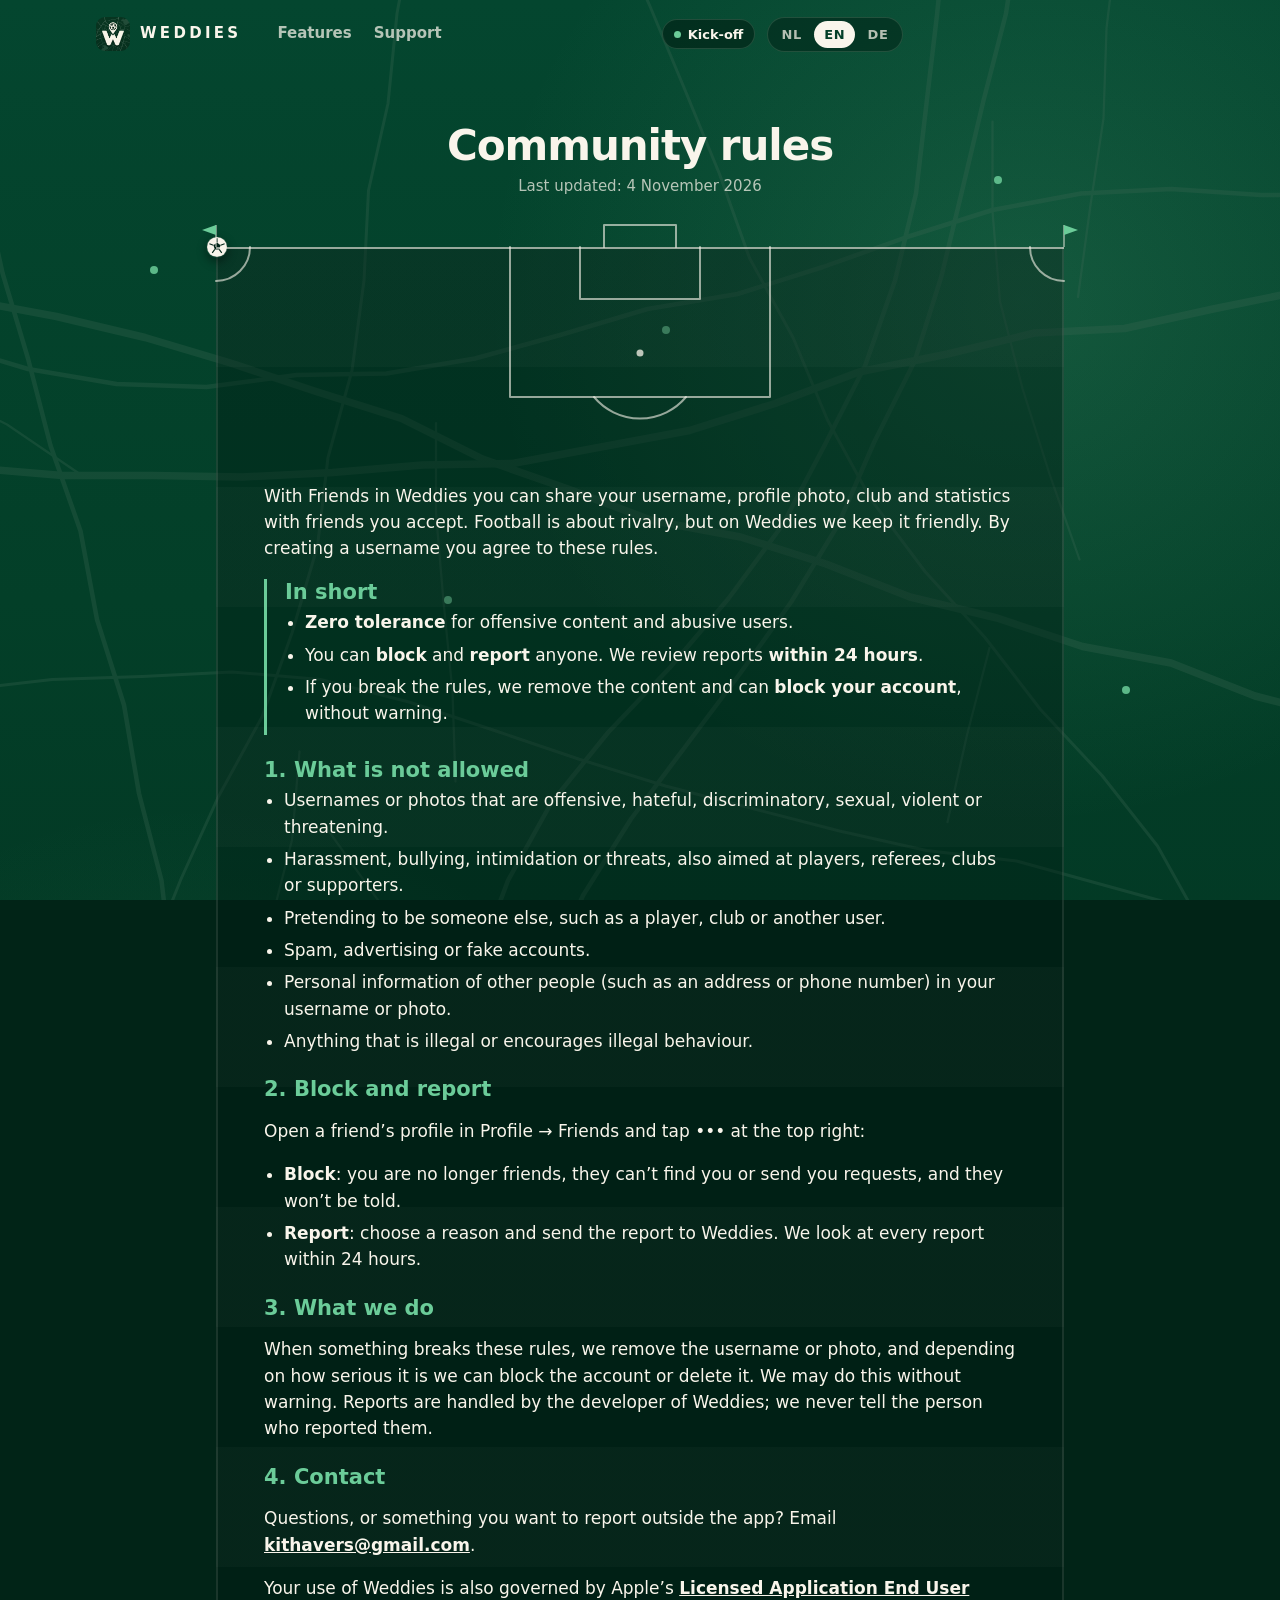
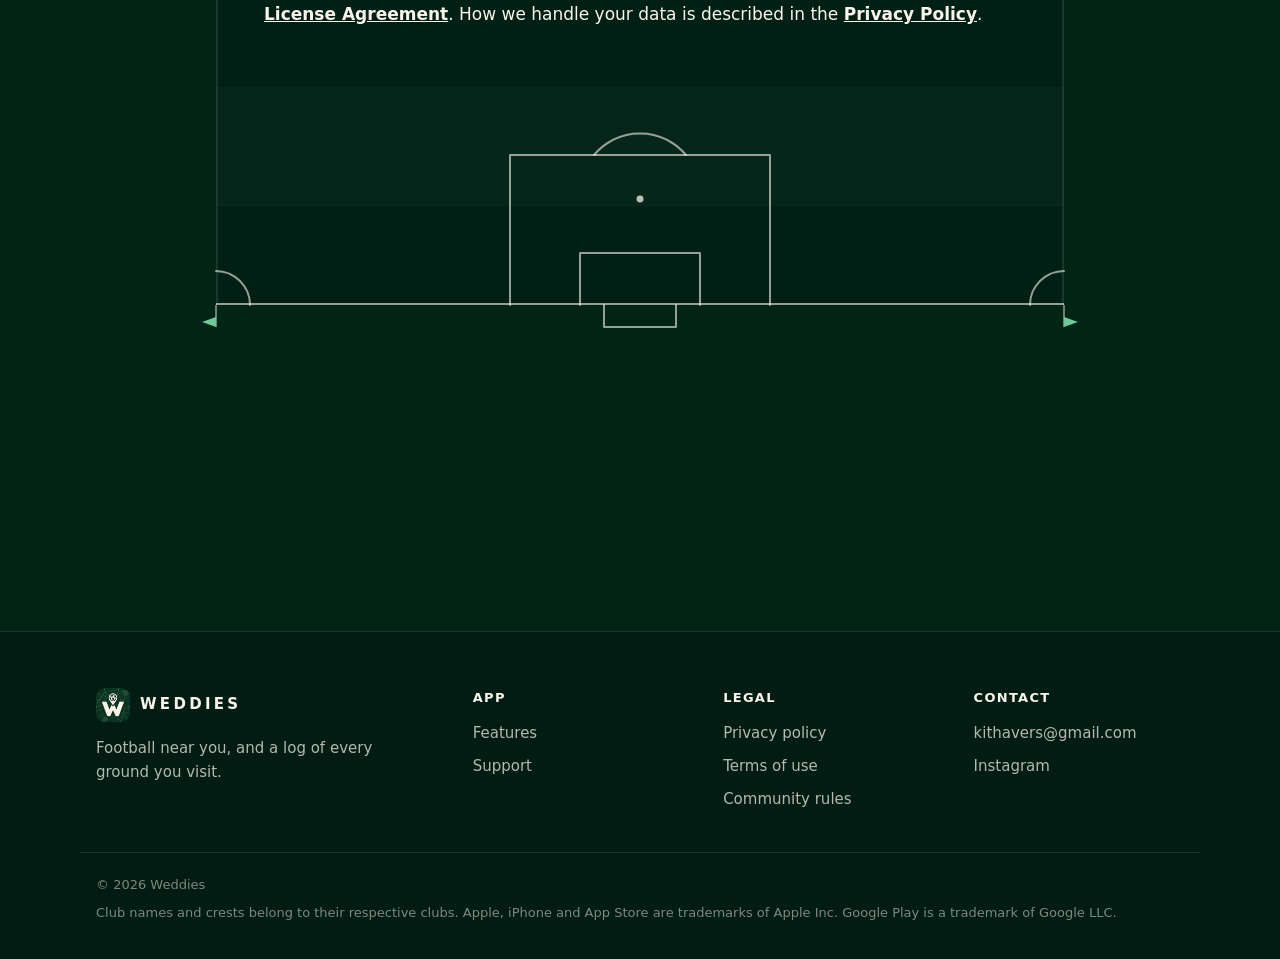
<file: regels.html>
<!doctype html>
<html lang="nl">
<head>
<meta charset="utf-8">
<meta name="viewport" content="width=device-width, initial-scale=1, viewport-fit=cover">
<title>Weddies – Regels</title>
<meta name="description" content="De regels voor Vrienden in Weddies.">
<meta name="theme-color" content="#033F28">
<link rel="canonical" href="https://weddiesapp.com/regels">
<link rel="icon" type="image/png" href="img/favicon-64.png">
<link rel="apple-touch-icon" href="img/apple-touch-icon.png">
<script>document.documentElement.classList.add("js");</script>
<link rel="stylesheet" href="style.css?v=22">
</head>
<body class="voorpagina subpagina">
<div class="kaartlaag" aria-hidden="true"><div class="kaartlaag-in"><span class="pin p0" style="left:12%;top:18%"></span><span class="pin p1" style="left:78%;top:12%"></span><span class="pin p2" style="left:88%;top:46%"></span><span class="pin p3" style="left:8%;top:62%"></span><span class="pin p0" style="left:64%;top:74%"></span><span class="pin p1" style="left:35%;top:40%"></span><span class="pin p2" style="left:52%;top:22%"></span><span class="pin p3" style="left:24%;top:88%"></span></div></div>
<header class="kopbalk" id="kopbalk">
  <div class="kopbalk-in">
    <a class="merk" href="./"><img src="img/logo.png" alt="" width="34" height="34">WEDDIES</a>
    <nav class="kopnav">
      <a href="./#functies" data-t="nav_functies">Functies</a>
      <a href="support" data-t="nav_support">Support</a>
    </nav>
    <div class="kopbalk-rechts">
      <span class="klok" aria-hidden="true"><span class="klok-stip"></span><span class="klok-tijd">Aftrap</span></span>
      <div class="talen" role="group" aria-label="Taal / Language / Sprache">
        <button type="button" data-kies="nl" aria-pressed="true">NL</button>
        <button type="button" data-kies="en" aria-pressed="false">EN</button>
        <button type="button" data-kies="de" aria-pressed="false">DE</button>
      </div>
      <a class="kop-store" role="link" aria-disabled="true" data-store-kop data-t="kop_store">Binnenkort in de App Store</a>
    </div>
  </div>
</header>
<section class="paginakop">
  <h1 data-t="kop">Regels</h1>
  <p class="bijgewerkt" data-t="bijgewerkt">Laatst bijgewerkt: 4 november 2026</p>
</section>

<main class="tekstpagina">
<div class="veldvlak" aria-hidden="true"><div class="goalmelding" aria-hidden="true"><span data-t="goal">GOAL!</span><i style="--h:0deg;--d:120px"></i><i style="--h:35deg;--d:95px"></i><i style="--h:70deg;--d:130px"></i><i style="--h:110deg;--d:100px"></i><i style="--h:150deg;--d:125px"></i><i style="--h:190deg;--d:90px"></i><i style="--h:230deg;--d:120px"></i><i style="--h:270deg;--d:105px"></i><i style="--h:310deg;--d:130px"></i><i style="--h:345deg;--d:95px"></i></div><span class="zijlijn links"><span class="zijlijn-lijn"></span><span class="balbaan"><span class="balhouder"><span class="bal"><svg viewBox="0 0 24 24"><circle cx="12" cy="12" r="11" fill="#F9F5EB"/><path d="M12 7.2l3.9 2.8-1.5 4.6H9.6L8.1 10z" fill="#012417"/><path d="M12 7.2V2.5M15.9 10l4.4-1.5M14.4 14.6l2.8 3.8M9.6 14.6l-2.8 3.8M8.1 10L3.7 8.5" stroke="#012417" stroke-width="1.2" fill="none"/><circle cx="12" cy="12" r="11" fill="none" stroke="#012417" stroke-opacity=".25"/></svg></span></span></span></span><span class="zijlijn rechts"><span class="zijlijn-lijn"></span></span><div class="veldkant boven onthul"><span class="doellijn"></span><svg class="hoekboog links" viewBox="0 0 40 40" width="40" height="40"><path class="lijntje" pathLength="1" d="M0 34A34 34 0 0 0 34 0"/><path class="vlagpaal" d="M0 0V-22"/><path class="vlag" d="M0 -22l-14 5 14 5z"/></svg><svg class="hoekboog rechts" viewBox="0 0 40 40" width="40" height="40"><path class="lijntje" pathLength="1" d="M6 0A34 34 0 0 0 40 34"/><path class="vlagpaal" d="M40 0V-22"/><path class="vlag" d="M40 -22l14 5-14 5z"/></svg><svg class="zestien-groep" viewBox="-180 -30 360 210" width="360" height="210"><path class="lijntje" pathLength="1" d="M-130 0V150H130V0"/><path class="lijntje" pathLength="1" d="M-60 0V52H60V0"/><path class="lijntje" pathLength="1" d="M-46 150A60 60 0 0 0 46 150"/><path class="lijntje" pathLength="1" d="M-36 0V-22H36V0"/><circle class="stip" cx="0" cy="106" r="3.5"/></svg></div><div class="middenlijn onthul"><span class="lijn"></span><svg class="middencirkel" viewBox="-110 -110 220 220" width="220" height="220"><path class="lijntje" pathLength="1" d="M0 -95A95 95 0 1 1 0 95A95 95 0 1 1 0 -95"/><circle class="stip" cx="0" cy="0" r="4.5"/></svg></div><div class="veldkant onder onthul"><span class="doellijn"></span><svg class="hoekboog links" viewBox="0 0 40 40" width="40" height="40"><path class="lijntje" pathLength="1" d="M0 34A34 34 0 0 0 34 0"/><path class="vlagpaal" d="M0 0V-22"/><path class="vlag" d="M0 -22l-14 5 14 5z"/></svg><svg class="hoekboog rechts" viewBox="0 0 40 40" width="40" height="40"><path class="lijntje" pathLength="1" d="M6 0A34 34 0 0 0 40 34"/><path class="vlagpaal" d="M40 0V-22"/><path class="vlag" d="M40 -22l14 5-14 5z"/></svg><svg class="zestien-groep" viewBox="-180 -30 360 210" width="360" height="210"><path class="lijntje" pathLength="1" d="M-130 0V150H130V0"/><path class="lijntje" pathLength="1" d="M-60 0V52H60V0"/><path class="lijntje" pathLength="1" d="M-46 150A60 60 0 0 0 46 150"/><path class="lijntje" pathLength="1" d="M-36 0V-22H36V0"/><circle class="stip" cx="0" cy="106" r="3.5"/></svg></div></div>

<!-- ============================ NEDERLANDS (geldende tekst) ============================ -->
<div class="kaart aan" data-lang="nl">
<p>Met Vrienden in Weddies deel je je gebruikersnaam, profielfoto, club en statistieken met vrienden die je accepteert. Voetbal draait om rivaliteit, maar op Weddies houden we het gezellig. Door een gebruikersnaam te maken ga je akkoord met deze regels.</p>

<div class="kort">
<h2>Kort gezegd</h2>
<ul>
<li>We tolereren <strong>geen</strong> aanstootgevende inhoud en geen misbruik.</li>
<li>Je kunt iedereen <strong>blokkeren</strong> en <strong>melden</strong>. We bekijken meldingen <strong>binnen 24 uur</strong>.</li>
<li>Wie de regels breekt: we halen de inhoud weg en kunnen het <strong>account blokkeren</strong>, zonder waarschuwing.</li>
</ul>
</div>

<h2>1. Wat niet mag</h2>
<ul>
<li>Gebruikersnamen of foto's die beledigend, haatdragend, discriminerend, seksueel, gewelddadig of bedreigend zijn.</li>
<li>Lastigvallen, pesten, intimideren of bedreigen, ook van spelers, scheidsrechters, clubs of supporters.</li>
<li>Je voordoen als iemand anders, zoals een speler, club of andere gebruiker.</li>
<li>Spam, reclame of nepaccounts.</li>
<li>Persoonlijke gegevens van anderen (zoals een adres of telefoonnummer) in je gebruikersnaam of foto.</li>
<li>Alles wat illegaal is of tot iets illegaals aanzet.</li>
</ul>

<h2>2. Blokkeren en melden</h2>
<p>Open het profiel van een vriend via Profiel → Vrienden en tik rechtsboven op •••:</p>
<ul>
<li><strong>Blokkeer</strong>: jullie zijn geen vrienden meer, de ander kan je niet meer vinden of verzoeken sturen, en krijgt daar geen bericht van.</li>
<li><strong>Meld</strong>: kies een reden en stuur de melding naar Weddies. We bekijken elke melding binnen 24 uur.</li>
</ul>

<h2>3. Wat wij doen</h2>
<p>Breekt iets deze regels, dan halen we de gebruikersnaam of foto weg en kunnen we, afhankelijk van hoe ernstig het is, het account blokkeren of verwijderen. Dat kan zonder waarschuwing. Meldingen worden behandeld door de maker van Weddies; we vertellen nooit wie iets gemeld heeft.</p>

<h2>4. Contact</h2>
<p>Vragen, of wil je iets buiten de app melden? Mail naar <a href="mailto:kithavers@gmail.com">kithavers@gmail.com</a>.</p>
<p>Voor het gebruik van Weddies gelden ook de <a href="https://www.apple.com/legal/internet-services/itunes/dev/stdeula/">licentievoorwaarden van Apple</a> (Licensed Application End User License Agreement). Hoe we met je gegevens omgaan staat in het <a href="privacy?lang=nl">privacybeleid</a>.</p>
</div>

<!-- ============================ ENGLISH ============================ -->
<div class="kaart" data-lang="en">
<p>With Friends in Weddies you can share your username, profile photo, club and statistics with friends you accept. Football is about rivalry, but on Weddies we keep it friendly. By creating a username you agree to these rules.</p>

<div class="kort">
<h2>In short</h2>
<ul>
<li><strong>Zero tolerance</strong> for offensive content and abusive users.</li>
<li>You can <strong>block</strong> and <strong>report</strong> anyone. We review reports <strong>within 24 hours</strong>.</li>
<li>If you break the rules, we remove the content and can <strong>block your account</strong>, without warning.</li>
</ul>
</div>

<h2>1. What is not allowed</h2>
<ul>
<li>Usernames or photos that are offensive, hateful, discriminatory, sexual, violent or threatening.</li>
<li>Harassment, bullying, intimidation or threats, also aimed at players, referees, clubs or supporters.</li>
<li>Pretending to be someone else, such as a player, club or another user.</li>
<li>Spam, advertising or fake accounts.</li>
<li>Personal information of other people (such as an address or phone number) in your username or photo.</li>
<li>Anything that is illegal or encourages illegal behaviour.</li>
</ul>

<h2>2. Block and report</h2>
<p>Open a friend’s profile in Profile → Friends and tap ••• at the top right:</p>
<ul>
<li><strong>Block</strong>: you are no longer friends, they can’t find you or send you requests, and they won’t be told.</li>
<li><strong>Report</strong>: choose a reason and send the report to Weddies. We look at every report within 24 hours.</li>
</ul>

<h2>3. What we do</h2>
<p>When something breaks these rules, we remove the username or photo, and depending on how serious it is we can block the account or delete it. We may do this without warning. Reports are handled by the developer of Weddies; we never tell the person who reported them.</p>

<h2>4. Contact</h2>
<p>Questions, or something you want to report outside the app? Email <a href="mailto:kithavers@gmail.com">kithavers@gmail.com</a>.</p>
<p>Your use of Weddies is also governed by Apple’s <a href="https://www.apple.com/legal/internet-services/itunes/dev/stdeula/">Licensed Application End User License Agreement</a>. How we handle your data is described in the <a href="privacy?lang=en">Privacy Policy</a>.</p>
</div>

<!-- ============================ DEUTSCH ============================ -->
<div class="kaart" data-lang="de">
<p>Mit Freunde in Weddies teilst du deinen Benutzernamen, dein Profilfoto, deinen Verein und deine Statistiken mit Freunden, die du annimmst. Fußball lebt von Rivalität, aber bei Weddies bleibt es freundlich. Wenn du einen Benutzernamen erstellst, stimmst du diesen Regeln zu.</p>

<div class="kort">
<h2>Kurz gesagt</h2>
<ul>
<li><strong>Null Toleranz</strong> für anstößige Inhalte und missbräuchliches Verhalten.</li>
<li>Du kannst jeden <strong>blockieren</strong> und <strong>melden</strong>. Wir prüfen Meldungen <strong>innerhalb von 24 Stunden</strong>.</li>
<li>Wer gegen die Regeln verstößt: Wir entfernen den Inhalt und können das <strong>Konto sperren</strong>, ohne Vorwarnung.</li>
</ul>
</div>

<h2>1. Was nicht erlaubt ist</h2>
<ul>
<li>Benutzernamen oder Fotos, die beleidigend, hasserfüllt, diskriminierend, sexuell, gewalttätig oder bedrohlich sind.</li>
<li>Belästigung, Mobbing, Einschüchterung oder Drohungen, auch gegen Spieler, Schiedsrichter, Vereine oder Fans.</li>
<li>Sich als jemand anderes ausgeben, etwa als Spieler, Verein oder anderer Nutzer.</li>
<li>Spam, Werbung oder Fake-Konten.</li>
<li>Persönliche Daten anderer (etwa eine Adresse oder Telefonnummer) im Benutzernamen oder Foto.</li>
<li>Alles, was illegal ist oder zu Illegalem auffordert.</li>
</ul>

<h2>2. Blockieren und melden</h2>
<p>Öffne das Profil eines Freundes unter Profil → Freunde und tippe oben rechts auf •••:</p>
<ul>
<li><strong>Blockieren</strong>: Ihr seid keine Freunde mehr, die Person kann dich nicht mehr finden oder dir Anfragen schicken und erfährt davon nichts.</li>
<li><strong>Melden</strong>: Wähle einen Grund und schick die Meldung an Weddies. Wir prüfen jede Meldung innerhalb von 24 Stunden.</li>
</ul>

<h2>3. Was wir tun</h2>
<p>Verstößt etwas gegen diese Regeln, entfernen wir den Benutzernamen oder das Foto und können das Konto je nach Schwere sperren oder löschen. Das kann ohne Vorwarnung geschehen. Meldungen bearbeitet der Entwickler von Weddies; wir verraten nie, wer etwas gemeldet hat.</p>

<h2>4. Kontakt</h2>
<p>Fragen, oder möchtest du etwas außerhalb der App melden? Schreib an <a href="mailto:kithavers@gmail.com">kithavers@gmail.com</a>.</p>
<p>Für die Nutzung von Weddies gilt außerdem die <a href="https://www.apple.com/legal/internet-services/itunes/dev/stdeula/">Lizenzvereinbarung von Apple</a> (Licensed Application End User License Agreement). Wie wir mit deinen Daten umgehen, steht in der <a href="privacy?lang=de">Datenschutzerklärung</a>.</p>
</div>

</main>
<footer class="voet">
  <div class="voet-in">
    <div class="voet-merk">
      <a class="merk" href="./"><img src="img/logo.png" alt="" width="34" height="34">WEDDIES</a>
      <p data-t="v_omschrijving">Voetbalwedstrijden bij jou in de buurt en een logboek van elk stadion dat je bezoekt.</p>
    </div>
    <nav class="voet-kolom" aria-label="App">
      <h3 data-t="v_app">App</h3>
      <a href="./#functies" data-t="v_functies">Functies</a>
      <a href="support" data-t="v_support">Support</a>
    </nav>
    <nav class="voet-kolom" aria-label="Legal">
      <h3 data-t="v_juridisch">Juridisch</h3>
      <a href="privacy" data-t="v_privacy">Privacybeleid</a>
      <a href="https://www.apple.com/legal/internet-services/itunes/dev/stdeula/" data-t="v_voorwaarden">Gebruiksvoorwaarden</a>
      <a href="regels" data-t="v_regels">Regels</a>
    </nav>
    <nav class="voet-kolom" aria-label="Contact">
      <h3 data-t="v_contact">Contact</h3>
      <a href="mailto:kithavers@gmail.com">kithavers@gmail.com</a>
      <a href="https://www.instagram.com/kit.havers/">Instagram</a>
    </nav>
  </div>
  <div class="voet-onder">
    <span>© 2026 Weddies</span>
    <span data-t="v_merken">Clubnamen en -logo's zijn eigendom van de betreffende clubs. Apple, iPhone en App Store zijn handelsmerken van Apple Inc. Google Play is een handelsmerk van Google LLC.</span>
  </div>
</footer>
<script>
window.TEKSTEN = {
  nl: { titel: "Weddies – Regels", kop: "Regels", bijgewerkt: "Laatst bijgewerkt: 4 november 2026" },
  en: { titel: "Weddies – Community rules", kop: "Community rules", bijgewerkt: "Last updated: 4 November 2026" },
  de: { titel: "Weddies – Community-Regeln", kop: "Community-Regeln", bijgewerkt: "Zuletzt aktualisiert: 4. November 2026" }
};
</script>
<script src="taal.js?v=16"></script>
<script src="beweging.js?v=22"></script>
</body>
</html>
</file>
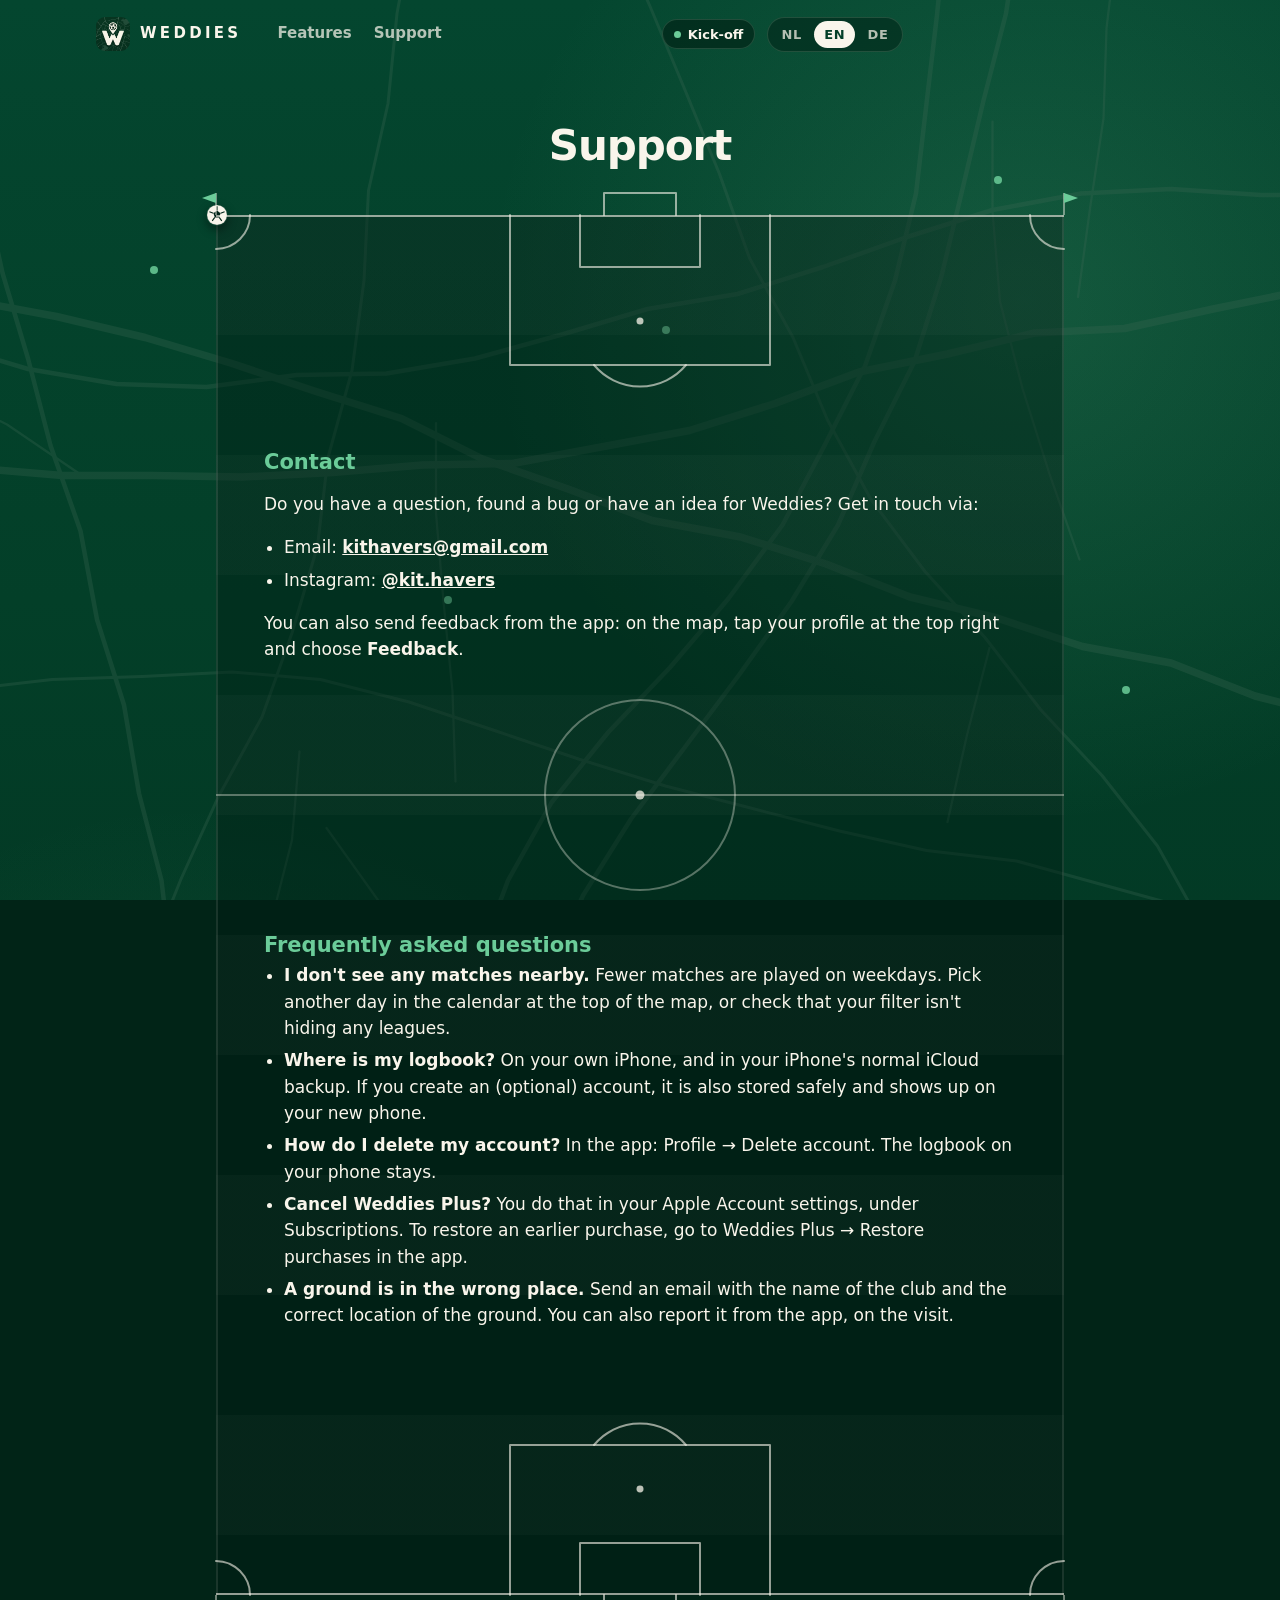
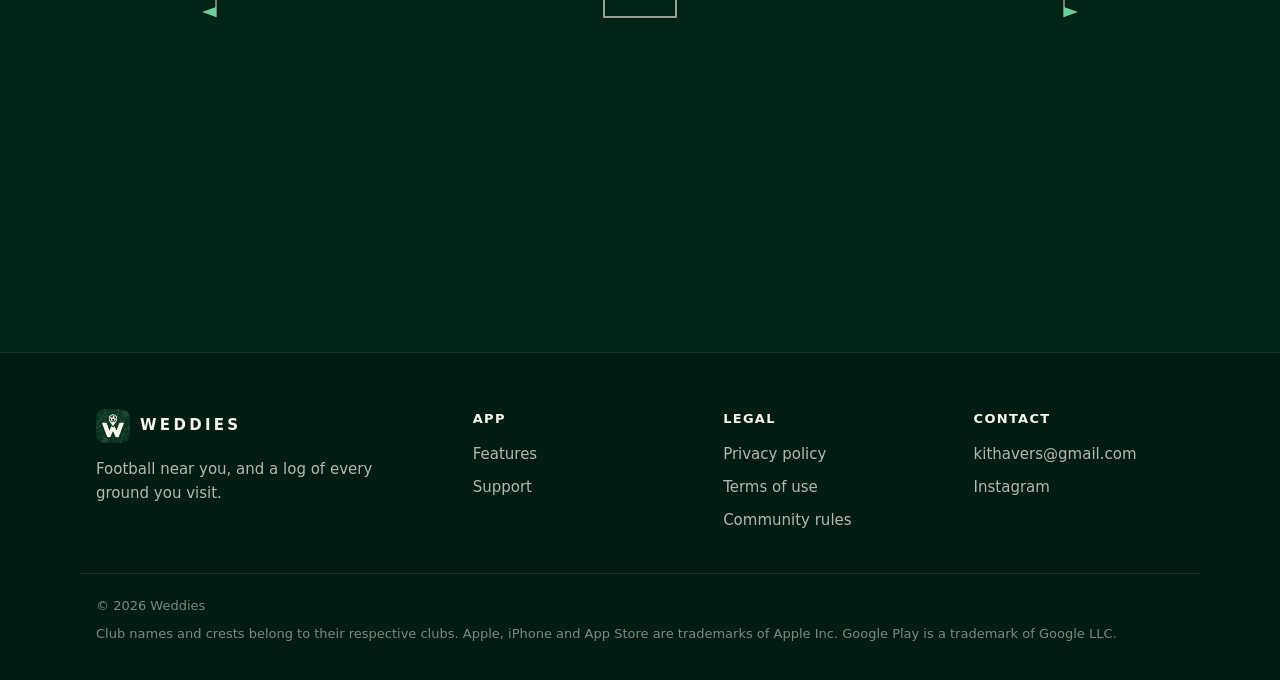
<file: support.html>
<!doctype html>
<html lang="nl">
<head>
<meta charset="utf-8">
<meta name="viewport" content="width=device-width, initial-scale=1, viewport-fit=cover">
<title>Weddies – Support</title>
<meta name="description" content="Hulp en contact voor Weddies.">
<meta name="theme-color" content="#033F28">
<link rel="canonical" href="https://weddiesapp.com/support">
<link rel="icon" type="image/png" href="img/favicon-64.png">
<link rel="apple-touch-icon" href="img/apple-touch-icon.png">
<script>document.documentElement.classList.add("js");</script>
<link rel="stylesheet" href="style.css?v=22">
</head>
<body class="voorpagina subpagina">
<div class="kaartlaag" aria-hidden="true"><div class="kaartlaag-in"><span class="pin p0" style="left:12%;top:18%"></span><span class="pin p1" style="left:78%;top:12%"></span><span class="pin p2" style="left:88%;top:46%"></span><span class="pin p3" style="left:8%;top:62%"></span><span class="pin p0" style="left:64%;top:74%"></span><span class="pin p1" style="left:35%;top:40%"></span><span class="pin p2" style="left:52%;top:22%"></span><span class="pin p3" style="left:24%;top:88%"></span></div></div>
<header class="kopbalk" id="kopbalk">
  <div class="kopbalk-in">
    <a class="merk" href="./"><img src="img/logo.png" alt="" width="34" height="34">WEDDIES</a>
    <nav class="kopnav">
      <a href="./#functies" data-t="nav_functies">Functies</a>
      <a href="support" data-t="nav_support">Support</a>
    </nav>
    <div class="kopbalk-rechts">
      <span class="klok" aria-hidden="true"><span class="klok-stip"></span><span class="klok-tijd">Aftrap</span></span>
      <div class="talen" role="group" aria-label="Taal / Language / Sprache">
        <button type="button" data-kies="nl" aria-pressed="true">NL</button>
        <button type="button" data-kies="en" aria-pressed="false">EN</button>
        <button type="button" data-kies="de" aria-pressed="false">DE</button>
      </div>
      <a class="kop-store" role="link" aria-disabled="true" data-store-kop data-t="kop_store">Binnenkort in de App Store</a>
    </div>
  </div>
</header>
<section class="paginakop">
  <h1>Support</h1>
</section>

<main class="tekstpagina">
<div class="veldvlak" aria-hidden="true"><div class="goalmelding" aria-hidden="true"><span data-t="goal">GOAL!</span><i style="--h:0deg;--d:120px"></i><i style="--h:35deg;--d:95px"></i><i style="--h:70deg;--d:130px"></i><i style="--h:110deg;--d:100px"></i><i style="--h:150deg;--d:125px"></i><i style="--h:190deg;--d:90px"></i><i style="--h:230deg;--d:120px"></i><i style="--h:270deg;--d:105px"></i><i style="--h:310deg;--d:130px"></i><i style="--h:345deg;--d:95px"></i></div><span class="zijlijn links"><span class="zijlijn-lijn"></span><span class="balbaan"><span class="balhouder"><span class="bal"><svg viewBox="0 0 24 24"><circle cx="12" cy="12" r="11" fill="#F9F5EB"/><path d="M12 7.2l3.9 2.8-1.5 4.6H9.6L8.1 10z" fill="#012417"/><path d="M12 7.2V2.5M15.9 10l4.4-1.5M14.4 14.6l2.8 3.8M9.6 14.6l-2.8 3.8M8.1 10L3.7 8.5" stroke="#012417" stroke-width="1.2" fill="none"/><circle cx="12" cy="12" r="11" fill="none" stroke="#012417" stroke-opacity=".25"/></svg></span></span></span></span><span class="zijlijn rechts"><span class="zijlijn-lijn"></span></span><div class="veldkant boven onthul"><span class="doellijn"></span><svg class="hoekboog links" viewBox="0 0 40 40" width="40" height="40"><path class="lijntje" pathLength="1" d="M0 34A34 34 0 0 0 34 0"/><path class="vlagpaal" d="M0 0V-22"/><path class="vlag" d="M0 -22l-14 5 14 5z"/></svg><svg class="hoekboog rechts" viewBox="0 0 40 40" width="40" height="40"><path class="lijntje" pathLength="1" d="M6 0A34 34 0 0 0 40 34"/><path class="vlagpaal" d="M40 0V-22"/><path class="vlag" d="M40 -22l14 5-14 5z"/></svg><svg class="zestien-groep" viewBox="-180 -30 360 210" width="360" height="210"><path class="lijntje" pathLength="1" d="M-130 0V150H130V0"/><path class="lijntje" pathLength="1" d="M-60 0V52H60V0"/><path class="lijntje" pathLength="1" d="M-46 150A60 60 0 0 0 46 150"/><path class="lijntje" pathLength="1" d="M-36 0V-22H36V0"/><circle class="stip" cx="0" cy="106" r="3.5"/></svg></div><div class="middenlijn onthul"><span class="lijn"></span><svg class="middencirkel" viewBox="-110 -110 220 220" width="220" height="220"><path class="lijntje" pathLength="1" d="M0 -95A95 95 0 1 1 0 95A95 95 0 1 1 0 -95"/><circle class="stip" cx="0" cy="0" r="4.5"/></svg></div><div class="veldkant onder onthul"><span class="doellijn"></span><svg class="hoekboog links" viewBox="0 0 40 40" width="40" height="40"><path class="lijntje" pathLength="1" d="M0 34A34 34 0 0 0 34 0"/><path class="vlagpaal" d="M0 0V-22"/><path class="vlag" d="M0 -22l-14 5 14 5z"/></svg><svg class="hoekboog rechts" viewBox="0 0 40 40" width="40" height="40"><path class="lijntje" pathLength="1" d="M6 0A34 34 0 0 0 40 34"/><path class="vlagpaal" d="M40 0V-22"/><path class="vlag" d="M40 -22l14 5-14 5z"/></svg><svg class="zestien-groep" viewBox="-180 -30 360 210" width="360" height="210"><path class="lijntje" pathLength="1" d="M-130 0V150H130V0"/><path class="lijntje" pathLength="1" d="M-60 0V52H60V0"/><path class="lijntje" pathLength="1" d="M-46 150A60 60 0 0 0 46 150"/><path class="lijntje" pathLength="1" d="M-36 0V-22H36V0"/><circle class="stip" cx="0" cy="106" r="3.5"/></svg></div></div>

<div class="kaart aan" data-lang="nl">
<h2>Contact</h2>
<p>Heb je een vraag, een fout gevonden of een idee voor Weddies? Neem contact op via:</p>
<ul>
<li>E-mail: <a href="mailto:kithavers@gmail.com">kithavers@gmail.com</a></li>
<li>Instagram: <a href="https://www.instagram.com/kit.havers/">@kit.havers</a></li>
</ul>
<p>Je kunt ook feedback sturen vanuit de app: tik op de kaart rechtsboven op je profiel en kies <strong>Feedback</strong>.</p>
<div class="middenvak onthul" aria-hidden="true"><span class="lijn"></span><svg class="middencirkel" viewBox="-110 -110 220 220" width="220" height="220"><path class="lijntje" pathLength="1" d="M0 -95A95 95 0 1 1 0 95A95 95 0 1 1 0 -95"/><circle class="stip" cx="0" cy="0" r="4.5"/></svg></div>
<h2>Veelgestelde vragen</h2>
<ul>
<li><strong>Ik zie geen wedstrijden in de buurt.</strong> Doordeweeks worden er minder wedstrijden gespeeld. Kies een andere dag in de kalender bovenaan de kaart, of controleer of je filter geen competities verbergt.</li>
<li><strong>Waar staat mijn logboek?</strong> Op je eigen iPhone, en in de gewone iCloud-back-up van je iPhone. Maak je (vrijwillig) een account, dan wordt het ook veilig bewaard en staat het op je nieuwe telefoon.</li>
<li><strong>Hoe verwijder ik mijn account?</strong> In de app: Profiel → Account verwijderen. Je logboek op je telefoon blijft staan.</li>
<li><strong>Weddies Plus opzeggen?</strong> Dat doe je in de instellingen van je Apple-account, onder Abonnementen. Een eerdere aankoop terugzetten kan in de app via Weddies Plus → Aankopen herstellen.</li>
<li><strong>Een stadion staat op de verkeerde plek.</strong> Stuur een e-mail met de naam van de club en de juiste locatie van het stadion. Je kunt het ook melden vanuit de app, bij het bezoek.</li>
</ul>
</div>

<div class="kaart" data-lang="en">
<h2>Contact</h2>
<p>Do you have a question, found a bug or have an idea for Weddies? Get in touch via:</p>
<ul>
<li>Email: <a href="mailto:kithavers@gmail.com">kithavers@gmail.com</a></li>
<li>Instagram: <a href="https://www.instagram.com/kit.havers/">@kit.havers</a></li>
</ul>
<p>You can also send feedback from the app: on the map, tap your profile at the top right and choose <strong>Feedback</strong>.</p>
<div class="middenvak onthul" aria-hidden="true"><span class="lijn"></span><svg class="middencirkel" viewBox="-110 -110 220 220" width="220" height="220"><path class="lijntje" pathLength="1" d="M0 -95A95 95 0 1 1 0 95A95 95 0 1 1 0 -95"/><circle class="stip" cx="0" cy="0" r="4.5"/></svg></div>
<h2>Frequently asked questions</h2>
<ul>
<li><strong>I don't see any matches nearby.</strong> Fewer matches are played on weekdays. Pick another day in the calendar at the top of the map, or check that your filter isn't hiding any leagues.</li>
<li><strong>Where is my logbook?</strong> On your own iPhone, and in your iPhone's normal iCloud backup. If you create an (optional) account, it is also stored safely and shows up on your new phone.</li>
<li><strong>How do I delete my account?</strong> In the app: Profile → Delete account. The logbook on your phone stays.</li>
<li><strong>Cancel Weddies Plus?</strong> You do that in your Apple Account settings, under Subscriptions. To restore an earlier purchase, go to Weddies Plus → Restore purchases in the app.</li>
<li><strong>A ground is in the wrong place.</strong> Send an email with the name of the club and the correct location of the ground. You can also report it from the app, on the visit.</li>
</ul>
</div>

<div class="kaart" data-lang="de">
<h2>Kontakt</h2>
<p>Hast du eine Frage, einen Fehler gefunden oder eine Idee für Weddies? Kontakt:</p>
<ul>
<li>E-Mail: <a href="mailto:kithavers@gmail.com">kithavers@gmail.com</a></li>
<li>Instagram: <a href="https://www.instagram.com/kit.havers/">@kit.havers</a></li>
</ul>
<p>Feedback kannst du auch aus der App senden: Tippe auf der Karte oben rechts auf dein Profil und wähle <strong>Feedback</strong>.</p>
<div class="middenvak onthul" aria-hidden="true"><span class="lijn"></span><svg class="middencirkel" viewBox="-110 -110 220 220" width="220" height="220"><path class="lijntje" pathLength="1" d="M0 -95A95 95 0 1 1 0 95A95 95 0 1 1 0 -95"/><circle class="stip" cx="0" cy="0" r="4.5"/></svg></div>
<h2>Häufige Fragen</h2>
<ul>
<li><strong>Ich sehe keine Spiele in der Nähe.</strong> Unter der Woche finden weniger Spiele statt. Wähle im Kalender oben auf der Karte einen anderen Tag, oder prüfe, ob dein Filter Ligen ausblendet.</li>
<li><strong>Wo ist mein Logbuch?</strong> Auf deinem eigenen iPhone und im normalen iCloud-Backup deines iPhones. Legst du (freiwillig) einen Account an, wird es außerdem sicher gespeichert und ist auf deinem neuen Handy da.</li>
<li><strong>Wie lösche ich meinen Account?</strong> In der App: Profil → Account löschen. Das Logbuch auf deinem Handy bleibt erhalten.</li>
<li><strong>Weddies Plus kündigen?</strong> Das machst du in den Einstellungen deines Apple-Accounts unter Abonnements. Einen früheren Kauf stellst du in der App über Weddies Plus → Käufe wiederherstellen wieder her.</li>
<li><strong>Ein Stadion ist an der falschen Stelle.</strong> Schick eine E-Mail mit dem Namen des Vereins und dem richtigen Standort des Stadions. Du kannst es auch in der App beim Besuch melden.</li>
</ul>
</div>

</main>
<footer class="voet">
  <div class="voet-in">
    <div class="voet-merk">
      <a class="merk" href="./"><img src="img/logo.png" alt="" width="34" height="34">WEDDIES</a>
      <p data-t="v_omschrijving">Voetbalwedstrijden bij jou in de buurt en een logboek van elk stadion dat je bezoekt.</p>
    </div>
    <nav class="voet-kolom" aria-label="App">
      <h3 data-t="v_app">App</h3>
      <a href="./#functies" data-t="v_functies">Functies</a>
      <a href="support" data-t="v_support">Support</a>
    </nav>
    <nav class="voet-kolom" aria-label="Legal">
      <h3 data-t="v_juridisch">Juridisch</h3>
      <a href="privacy" data-t="v_privacy">Privacybeleid</a>
      <a href="https://www.apple.com/legal/internet-services/itunes/dev/stdeula/" data-t="v_voorwaarden">Gebruiksvoorwaarden</a>
      <a href="regels" data-t="v_regels">Regels</a>
    </nav>
    <nav class="voet-kolom" aria-label="Contact">
      <h3 data-t="v_contact">Contact</h3>
      <a href="mailto:kithavers@gmail.com">kithavers@gmail.com</a>
      <a href="https://www.instagram.com/kit.havers/">Instagram</a>
    </nav>
  </div>
  <div class="voet-onder">
    <span>© 2026 Weddies</span>
    <span data-t="v_merken">Clubnamen en -logo's zijn eigendom van de betreffende clubs. Apple, iPhone en App Store zijn handelsmerken van Apple Inc. Google Play is een handelsmerk van Google LLC.</span>
  </div>
</footer>
<script>
window.TEKSTEN = {
  nl: { titel: "Weddies – Support", f_home: "Home", f_privacy: "Privacy" },
  en: { titel: "Weddies – Support", f_home: "Home", f_privacy: "Privacy" },
  de: { titel: "Weddies – Support", f_home: "Start", f_privacy: "Datenschutz" }
};
</script>
<script src="taal.js?v=16"></script>
<script src="beweging.js?v=22"></script>
</body>
</html>
</file>
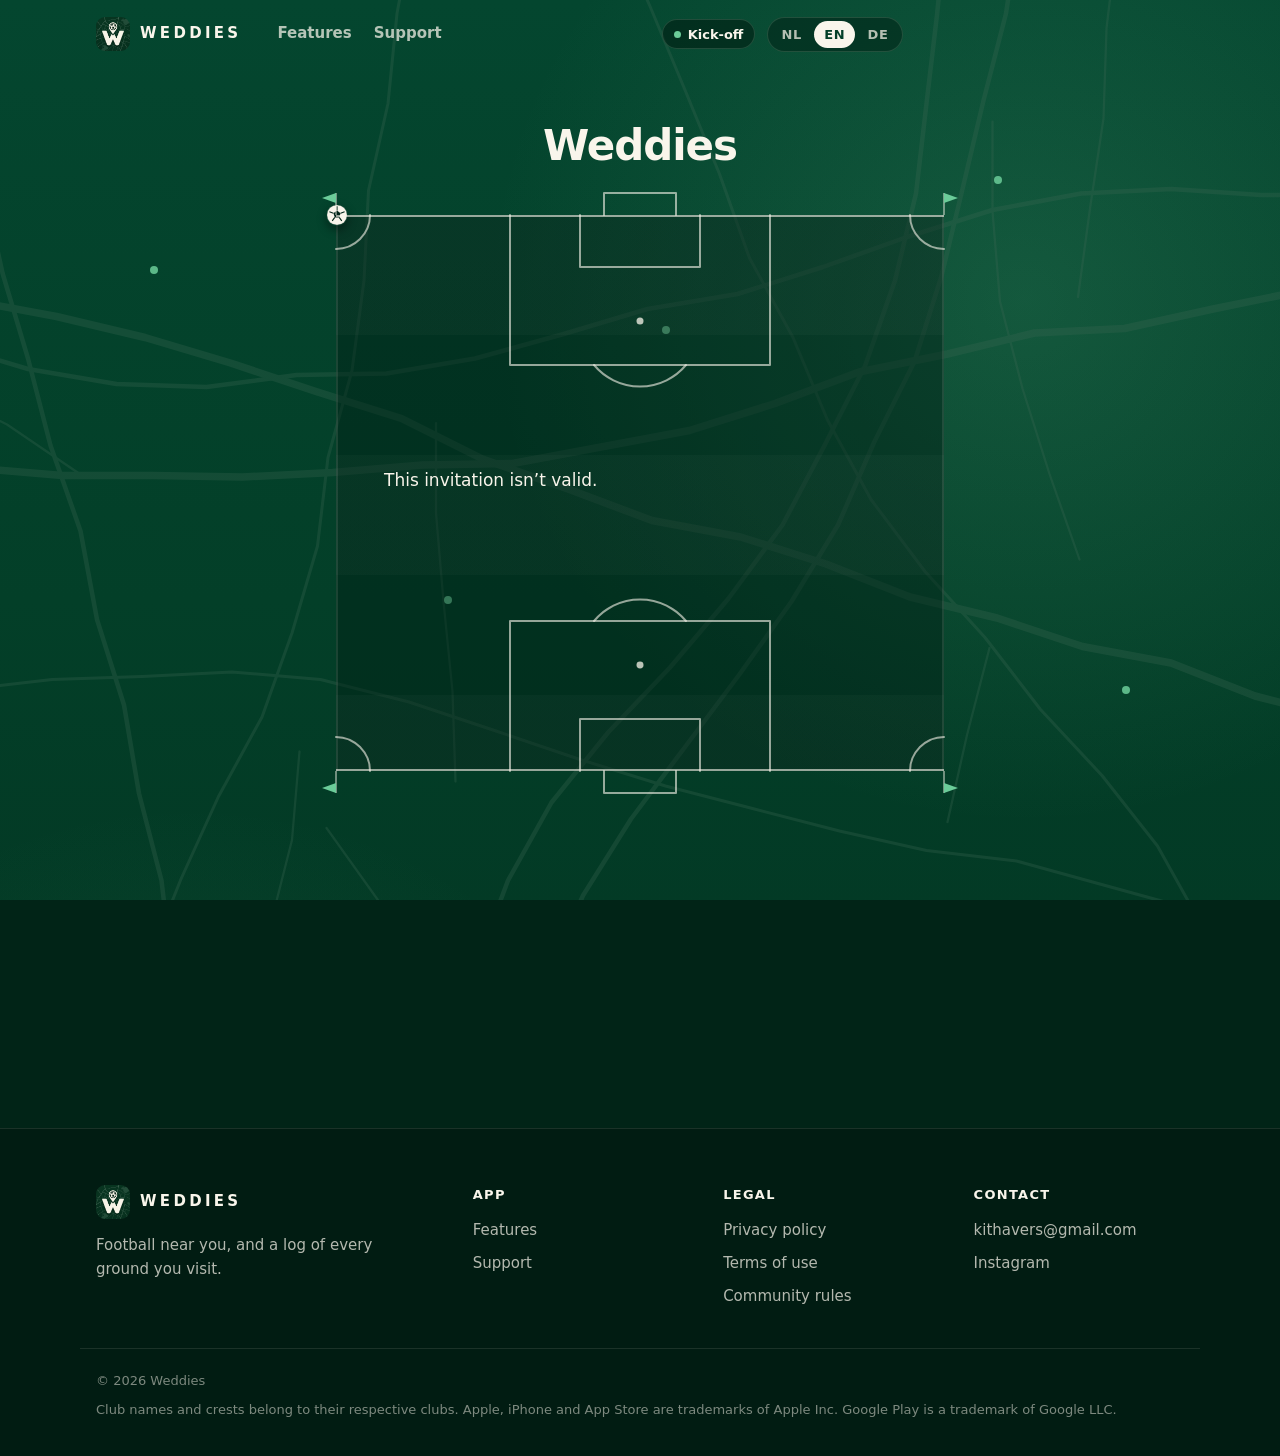
<file: vriend.html>
<!doctype html>
<html lang="nl">
<head>
<meta charset="utf-8">
<meta name="viewport" content="width=device-width, initial-scale=1, viewport-fit=cover">
<meta name="robots" content="noindex">
<title>Weddies – Uitnodiging</title>
<!-- Uitnodiging voor vrienden in Weddies (2026-10-28, verhuisd naar weddiesapp.com op 2026-11-12). De app deelt
     https://weddiesapp.com/vriend?u=<gebruikersnaam>: WhatsApp maakt alleen van https een link. Deze pagina opent de
     app met weddies://vriend?u=<gebruikersnaam>; daar stuur je een vriendschapsverzoek dat de ander moet accepteren.
     De pagina bewaart en verstuurt niets. -->
<meta name="theme-color" content="#033F28">
<link rel="icon" type="image/png" href="img/favicon-64.png">
<link rel="apple-touch-icon" href="img/apple-touch-icon.png">
<script>document.documentElement.classList.add("js");</script>
<link rel="stylesheet" href="style.css?v=22">
</head>
<body class="voorpagina subpagina">
<div class="kaartlaag" aria-hidden="true"><div class="kaartlaag-in"><span class="pin p0" style="left:12%;top:18%"></span><span class="pin p1" style="left:78%;top:12%"></span><span class="pin p2" style="left:88%;top:46%"></span><span class="pin p3" style="left:8%;top:62%"></span><span class="pin p0" style="left:64%;top:74%"></span><span class="pin p1" style="left:35%;top:40%"></span><span class="pin p2" style="left:52%;top:22%"></span><span class="pin p3" style="left:24%;top:88%"></span></div></div>
<header class="kopbalk" id="kopbalk">
  <div class="kopbalk-in">
    <a class="merk" href="./"><img src="img/logo.png" alt="" width="34" height="34">WEDDIES</a>
    <nav class="kopnav">
      <a href="./#functies" data-t="nav_functies">Functies</a>
      <a href="support" data-t="nav_support">Support</a>
    </nav>
    <div class="kopbalk-rechts">
      <span class="klok" aria-hidden="true"><span class="klok-stip"></span><span class="klok-tijd">Aftrap</span></span>
      <div class="talen" role="group" aria-label="Taal / Language / Sprache">
        <button type="button" data-kies="nl" aria-pressed="true">NL</button>
        <button type="button" data-kies="en" aria-pressed="false">EN</button>
        <button type="button" data-kies="de" aria-pressed="false">DE</button>
      </div>
      <a class="kop-store" role="link" aria-disabled="true" data-store-kop data-t="kop_store">Binnenkort in de App Store</a>
    </div>
  </div>
</header>
<section class="paginakop">
  <h1 id="kop">Uitnodiging</h1>
</section>
<main class="tekstpagina smal">
<div class="veldvlak" aria-hidden="true"><div class="goalmelding" aria-hidden="true"><span data-t="goal">GOAL!</span><i style="--h:0deg;--d:120px"></i><i style="--h:35deg;--d:95px"></i><i style="--h:70deg;--d:130px"></i><i style="--h:110deg;--d:100px"></i><i style="--h:150deg;--d:125px"></i><i style="--h:190deg;--d:90px"></i><i style="--h:230deg;--d:120px"></i><i style="--h:270deg;--d:105px"></i><i style="--h:310deg;--d:130px"></i><i style="--h:345deg;--d:95px"></i></div><span class="zijlijn links"><span class="zijlijn-lijn"></span><span class="balbaan"><span class="balhouder"><span class="bal"><svg viewBox="0 0 24 24"><circle cx="12" cy="12" r="11" fill="#F9F5EB"/><path d="M12 7.2l3.9 2.8-1.5 4.6H9.6L8.1 10z" fill="#012417"/><path d="M12 7.2V2.5M15.9 10l4.4-1.5M14.4 14.6l2.8 3.8M9.6 14.6l-2.8 3.8M8.1 10L3.7 8.5" stroke="#012417" stroke-width="1.2" fill="none"/><circle cx="12" cy="12" r="11" fill="none" stroke="#012417" stroke-opacity=".25"/></svg></span></span></span></span><span class="zijlijn rechts"><span class="zijlijn-lijn"></span></span><div class="veldkant boven onthul"><span class="doellijn"></span><svg class="hoekboog links" viewBox="0 0 40 40" width="40" height="40"><path class="lijntje" pathLength="1" d="M0 34A34 34 0 0 0 34 0"/><path class="vlagpaal" d="M0 0V-22"/><path class="vlag" d="M0 -22l-14 5 14 5z"/></svg><svg class="hoekboog rechts" viewBox="0 0 40 40" width="40" height="40"><path class="lijntje" pathLength="1" d="M6 0A34 34 0 0 0 40 34"/><path class="vlagpaal" d="M40 0V-22"/><path class="vlag" d="M40 -22l14 5-14 5z"/></svg><svg class="zestien-groep" viewBox="-180 -30 360 210" width="360" height="210"><path class="lijntje" pathLength="1" d="M-130 0V150H130V0"/><path class="lijntje" pathLength="1" d="M-60 0V52H60V0"/><path class="lijntje" pathLength="1" d="M-46 150A60 60 0 0 0 46 150"/><path class="lijntje" pathLength="1" d="M-36 0V-22H36V0"/><circle class="stip" cx="0" cy="106" r="3.5"/></svg></div><div class="middenlijn onthul"><span class="lijn"></span><svg class="middencirkel" viewBox="-110 -110 220 220" width="220" height="220"><path class="lijntje" pathLength="1" d="M0 -95A95 95 0 1 1 0 95A95 95 0 1 1 0 -95"/><circle class="stip" cx="0" cy="0" r="4.5"/></svg></div><div class="veldkant onder onthul"><span class="doellijn"></span><svg class="hoekboog links" viewBox="0 0 40 40" width="40" height="40"><path class="lijntje" pathLength="1" d="M0 34A34 34 0 0 0 34 0"/><path class="vlagpaal" d="M0 0V-22"/><path class="vlag" d="M0 -22l-14 5 14 5z"/></svg><svg class="hoekboog rechts" viewBox="0 0 40 40" width="40" height="40"><path class="lijntje" pathLength="1" d="M6 0A34 34 0 0 0 40 34"/><path class="vlagpaal" d="M40 0V-22"/><path class="vlag" d="M40 -22l14 5-14 5z"/></svg><svg class="zestien-groep" viewBox="-180 -30 360 210" width="360" height="210"><path class="lijntje" pathLength="1" d="M-130 0V150H130V0"/><path class="lijntje" pathLength="1" d="M-60 0V52H60V0"/><path class="lijntje" pathLength="1" d="M-46 150A60 60 0 0 0 46 150"/><path class="lijntje" pathLength="1" d="M-36 0V-22H36V0"/><circle class="stip" cx="0" cy="106" r="3.5"/></svg></div></div>
  <div class="kaart" style="padding-top:16px">
    <p id="tekst"></p>
    <a class="knop" id="open" href="weddies://vriend">Open in Weddies</a>
    <p class="klein" id="nog"></p>
  </div>
</main>
<footer class="voet">
  <div class="voet-in">
    <div class="voet-merk">
      <a class="merk" href="./"><img src="img/logo.png" alt="" width="34" height="34">WEDDIES</a>
      <p data-t="v_omschrijving">Voetbalwedstrijden bij jou in de buurt en een logboek van elk stadion dat je bezoekt.</p>
    </div>
    <nav class="voet-kolom" aria-label="App">
      <h3 data-t="v_app">App</h3>
      <a href="./#functies" data-t="v_functies">Functies</a>
      <a href="support" data-t="v_support">Support</a>
    </nav>
    <nav class="voet-kolom" aria-label="Legal">
      <h3 data-t="v_juridisch">Juridisch</h3>
      <a href="privacy" data-t="v_privacy">Privacybeleid</a>
      <a href="https://www.apple.com/legal/internet-services/itunes/dev/stdeula/" data-t="v_voorwaarden">Gebruiksvoorwaarden</a>
      <a href="regels" data-t="v_regels">Regels</a>
    </nav>
    <nav class="voet-kolom" aria-label="Contact">
      <h3 data-t="v_contact">Contact</h3>
      <a href="mailto:kithavers@gmail.com">kithavers@gmail.com</a>
      <a href="https://www.instagram.com/kit.havers/">Instagram</a>
    </nav>
  </div>
  <div class="voet-onder">
    <span>© 2026 Weddies</span>
    <span data-t="v_merken">Clubnamen en -logo's zijn eigendom van de betreffende clubs. Apple, iPhone en App Store zijn handelsmerken van Apple Inc. Google Play is een handelsmerk van Google LLC.</span>
  </div>
</footer>
<script>
window.TEKSTEN = {
  nl: {titel: "Weddies – Uitnodiging", kop: "@{u} nodigt je uit", tekst: "Word vrienden op Weddies en zie elkaars grounds, badges en wie waar bij is.",
       open: "Open in Weddies", nog: "Werkt de knop niet? Dan staat Weddies nog niet op deze iPhone. Open deze link op je iPhone met Weddies erop.",
       fout: "Deze uitnodiging klopt niet."},
  en: {titel: "Weddies – Invitation", kop: "@{u} invites you", tekst: "Add each other on Weddies to see each other’s grounds, badges and which matches you’re going to.",
       open: "Open in Weddies", nog: "Button not working? Weddies isn’t installed on this iPhone yet. Open this link on an iPhone that has Weddies.",
       fout: "This invitation isn’t valid."},
  de: {titel: "Weddies – Einladung", kop: "@{u} lädt dich ein", tekst: "Werdet Freunde bei Weddies und seht eure Grounds, Badges und wer wo dabei ist.",
       open: "In Weddies öffnen", nog: "Klappt der Knopf nicht? Dann ist Weddies noch nicht auf diesem iPhone. Öffne den Link auf deinem iPhone mit Weddies.",
       fout: "Diese Einladung ist ungültig."}
};
(function () {
  var u = (new URLSearchParams(location.search).get("u") || "").toLowerCase().replace(/^@/, "");
  // Alleen geldige gebruikersnamen (3–20 tekens: letters, cijfers, punt, liggend streepje)
  var geldig = /^[a-z0-9_.]{3,20}$/.test(u);
  var link = "weddies://vriend?u=" + encodeURIComponent(u);
  var geprobeerd = false;

  document.addEventListener("taal", function (e) {
    var t = window.TEKSTEN[e.detail];
    var knop = document.getElementById("open");
    if (!geldig) {
      document.getElementById("kop").textContent = "Weddies";
      document.getElementById("tekst").textContent = t.fout;
      document.getElementById("nog").textContent = "";
      knop.style.display = "none";
      return;
    }
    document.getElementById("kop").textContent = t.kop.replace("{u}", u);
    document.getElementById("tekst").textContent = t.tekst;
    document.getElementById("nog").textContent = t.nog;
    knop.textContent = t.open;
    knop.href = link;
    // Eén keer meteen proberen de app te openen; lukt dat niet, dan blijft de pagina staan met de knop
    if (!geprobeerd) { geprobeerd = true; setTimeout(function () { location.href = link; }, 300); }
  });
})();
</script>
<script src="taal.js?v=16"></script>
<script src="beweging.js?v=22"></script>
</body>
</html>
</file>
<file: style.css>
/* Weddies – huisstijl zoals in de iOS-app (Brand in ShareCard.swift) */
:root {
  --groen: #033F28;      /* Brand.green */
  --diep: #012417;       /* Brand.deepGreen, achtergrond */
  --creme: #F9F5EB;      /* Brand.cream */
  --lijn: #3C6753;       /* Brand.line, de 'straten' */
  --accent: #6BCC99;     /* Brand.accent in donkere modus */
  --zacht: rgba(249, 245, 235, .72);
  --kaart: rgba(3, 63, 40, .72);
  --rand: rgba(60, 103, 83, .55);
  --font: -apple-system, BlinkMacSystemFont, "SF Pro Display", "SF Pro Text", system-ui, "Segoe UI", Roboto, "Helvetica Neue", Arial, sans-serif;
  --kophoogte: 68px;
  color-scheme: dark;
}
* { box-sizing: border-box; }
html { overflow-x: clip; -webkit-text-size-adjust: 100%; scroll-behavior: smooth; scroll-padding-top: var(--kophoogte); }
body {
  margin: 0;
  font: 17px/1.55 var(--font);
  color: var(--creme);
  background: var(--diep);
  -webkit-font-smoothing: antialiased;
  /* geen overflow-x hier: dan wordt body een eigen scrollvak en werken de scroll-animaties niet (html heeft overflow-x: clip) */
}
img { max-width: 100%; display: block; }

/* Voorpagina: één doorlopende kaart als achtergrond. Hij schuift langzamer mee dan de pagina (beweging.js),
   en over de straten rijden lichtjes en kloppen pins, zoals op een kaart in de app. */
.kaartlaag { position: fixed; inset: 0; z-index: -1; overflow: hidden; pointer-events: none; }
.kaartlaag-in {
  position: absolute; left: 0; right: 0; top: 0; height: calc(100% + 600px); will-change: transform;
  background:
    url("img/straten.svg") center / cover no-repeat,
    radial-gradient(60% 50% at 80% 20%, rgba(107, 204, 153, .16), rgba(107, 204, 153, 0) 70%),
    radial-gradient(55% 45% at 15% 85%, rgba(107, 204, 153, .10), rgba(107, 204, 153, 0) 70%),
    linear-gradient(180deg, #04462F 0%, var(--groen) 40%, #02301F 100%);
}
.pin { position: absolute; width: 8px; height: 8px; margin: -4px 0 0 -4px; border-radius: 50%; background: var(--accent); opacity: .85; }
.pin::after { content: ""; position: absolute; inset: 0; border-radius: 50%; background: var(--accent); opacity: 0; }
@media (prefers-reduced-motion: no-preference) {
  .pin::after { animation: puls 3.6s ease-out infinite; }
  .pin.p1::after { animation-delay: .9s; }
  .pin.p2::after { animation-delay: 1.8s; }
  .pin.p3::after { animation-delay: 2.7s; }
}
@keyframes puls { 0% { transform: scale(1); opacity: .55; } 100% { transform: scale(5); opacity: 0; } }
.voorpagina { background: var(--diep); }
a { color: var(--creme); }
a:focus-visible, button:focus-visible { outline: 2px solid var(--accent); outline-offset: 3px; border-radius: 6px; }

/* Taalblokken: alleen de gekozen taal is zichtbaar */
[data-lang]:not(.aan) { display: none !important; }

/* Merk en taalkeuze (alle pagina's) */
.balk {
  max-width: 1120px; margin: 0 auto; padding: 16px;
  display: flex; align-items: center; justify-content: space-between; gap: 12px;
}
.merk { display: flex; align-items: center; gap: 10px; text-decoration: none; font-weight: 800; letter-spacing: .22em; font-size: 15px; white-space: nowrap; }
.merk img { width: 34px; height: 34px; border-radius: 9px; }
.talen { display: flex; gap: 2px; background: rgba(1, 36, 23, .55); border: 1px solid var(--rand); border-radius: 999px; padding: 3px; }
.talen button {
  font: 600 13px/1 var(--font); letter-spacing: .06em; color: var(--zacht);
  background: none; border: 0; border-radius: 999px; padding: 7px 10px; cursor: pointer;
}
.talen button[aria-pressed="true"] { background: var(--creme); color: var(--groen); }

/* ---------- Banner die meebeweegt (voorpagina) ---------- */
.kopbalk {
  position: fixed; top: 0; left: 0; right: 0; z-index: 50;
  padding-top: env(safe-area-inset-top);
  transition: background-color .35s ease, box-shadow .35s ease, border-color .35s ease;
  border-bottom: 1px solid transparent;
}
.kopbalk-in {
  max-width: 1120px; margin: 0 auto; height: var(--kophoogte); padding: 0 16px;
  display: flex; align-items: center; gap: 24px;
}
.kopnav { display: flex; gap: 22px; margin-right: auto; margin-left: 12px; }
.kopnav a { color: var(--zacht); text-decoration: none; font-weight: 600; font-size: 15px; }
.kopnav a:hover { color: var(--creme); }
.kopbalk-rechts { display: flex; align-items: center; gap: 12px; margin-left: auto; }
.kop-store {
  display: inline-flex; align-items: center; height: 38px; padding: 0 16px; border-radius: 999px;
  background: var(--creme); color: var(--groen); text-decoration: none; font-weight: 700; font-size: 14px; white-space: nowrap;
  opacity: 0; transform: translateY(-4px); pointer-events: none;
  transition: opacity .35s ease, transform .35s ease;
}
.kopbalk.vast {
  background: rgba(1, 30, 19, .94);
  border-bottom-color: rgba(60, 103, 83, .45);
  box-shadow: 0 8px 30px rgba(0, 0, 0, .25);
}
.kopbalk.vast .kop-store { opacity: 1; transform: none; pointer-events: auto; }
.kop-store[aria-disabled="true"] { cursor: default; }

/* ---------- Hero ---------- */
.hero {
  position: relative; overflow: hidden;
  padding-top: calc(var(--kophoogte) + env(safe-area-inset-top));
  background: radial-gradient(60% 60% at 78% 40%, rgba(107, 204, 153, .18) 0%, rgba(107, 204, 153, 0) 65%);
}
.hero-in {
  position: relative; z-index: 1;
  max-width: 1120px; margin: 0 auto; padding: 40px 16px 80px;
  display: grid; grid-template-columns: 1.05fr .95fr; gap: 48px; align-items: center;
  min-height: min(760px, calc(100vh - var(--kophoogte)));
}
.hero-label {
  display: inline-flex; align-items: center; gap: 10px; margin: 0 0 22px;
  padding: 6px 14px 6px 6px; border-radius: 999px;
  background: rgba(1, 36, 23, .45); border: 1px solid var(--rand);
  font-size: 14px; font-weight: 600; color: var(--zacht);
}
.hero-label img { width: 28px; height: 28px; border-radius: 8px; }
h1 { font-size: clamp(40px, 6.2vw, 68px); line-height: 1.03; letter-spacing: -.025em; margin: 0 0 20px; font-weight: 800; }
.intro { font-size: clamp(18px, 2.1vw, 21px); color: var(--zacht); margin: 0 0 32px; max-width: 32em; }
.knop-store {
  display: inline-flex; align-items: center; gap: 12px;
  background: var(--creme); color: var(--groen); text-decoration: none;
  border-radius: 16px; padding: 12px 22px 12px 16px; font-weight: 700; font-size: 17px; line-height: 1.2;
  box-shadow: 0 10px 30px rgba(0, 0, 0, .3);
}
.knop-store small { display: block; font-weight: 600; font-size: 12px; letter-spacing: .04em; opacity: .75; }
.knop-store[aria-disabled="true"] { cursor: default; }
.knop-store svg { width: 26px; height: 26px; flex: none; }
.winkels { display: flex; flex-wrap: wrap; gap: 12px; align-items: center; }
.knop-play {
  background: rgba(1, 30, 19, .55); color: var(--creme); box-shadow: none;
  border: 1.5px solid rgba(249, 245, 235, .32); padding: 10.5px 20px 10.5px 14px;
}
.knop-play small { opacity: .7; }
.knop-play svg { width: 24px; height: 24px; }

/* Telefoons */
.telefoon {
  width: 100%; max-width: 300px; margin: 0 auto;
  border-radius: 46px; padding: 9px; background: #0b0f0d;
  box-shadow: 0 0 0 2px #2a332e, 0 0 0 7px rgba(249, 245, 235, .04), 0 40px 80px rgba(0, 0, 0, .5);
}
.telefoon img { border-radius: 38px; width: 100%; height: auto; aspect-ratio: 1179 / 2556; background: #000; }

.toestellen { position: relative; height: 620px; }
.toestellen .gloed {
  position: absolute; inset: 10% 0 0 10%; border-radius: 50%;
  background: radial-gradient(closest-side, rgba(107, 204, 153, .35), rgba(107, 204, 153, 0));
  filter: blur(10px);
}
.toestellen .telefoon { position: absolute; max-width: 280px; }
.toestellen .voor { right: 6%; top: 0; z-index: 2; }
.toestellen .achter { left: 2%; top: 70px; max-width: 250px; transform: rotate(-9deg); opacity: .9; }
.toestellen .achter img { filter: saturate(.9) brightness(.85); }

@media (prefers-reduced-motion: no-preference) {
  .toestellen .voor { animation: zweef 7s ease-in-out infinite; }
  .toestellen .achter { animation: zweef-achter 8s ease-in-out infinite; }
}
@keyframes zweef { 0%, 100% { transform: translateY(0); } 50% { transform: translateY(-12px); } }
@keyframes zweef-achter { 0%, 100% { transform: rotate(-9deg) translateY(0); } 50% { transform: rotate(-9deg) translateY(10px); } }

/* ---------- Bewegende band met competities ---------- */
.band { padding: 20px 0 36px; }
.band-titel {
  text-align: center; margin: 0 16px 18px; color: var(--accent);
  font-weight: 700; font-size: 14px; letter-spacing: .14em; text-transform: uppercase;
}
.band-rails {
  overflow: hidden;
  -webkit-mask-image: linear-gradient(to right, transparent, #000 10%, #000 90%, transparent);
  mask-image: linear-gradient(to right, transparent, #000 10%, #000 90%, transparent);
}
.band-spoor { list-style: none; margin: 0; padding: 0; display: flex; gap: 12px; width: max-content; }
.band-spoor li {
  display: inline-flex; align-items: center; gap: 10px; white-space: nowrap;
  padding: 10px 18px 10px 14px; border-radius: 999px;
  background: rgba(1, 36, 23, .7); border: 1px solid var(--rand);
  font-weight: 600; font-size: 16px;
}
.band-spoor .vlag {
  width: 24px; height: 16px; border-radius: 4px; flex: none;
  box-shadow: 0 0 0 1px rgba(249, 245, 235, .25);
}
.band-spoor.loopt { animation: band 70s linear infinite; will-change: transform; }
.band-rails:hover .band-spoor.loopt { animation-play-state: paused; }
@keyframes band { from { transform: translateX(0); } to { transform: translateX(calc(-50% - 6px)); } }
@media (prefers-reduced-motion: reduce) {
  .band-spoor { flex-wrap: wrap; justify-content: center; width: auto; padding: 0 16px; }
}

/* ---------- Kenmerken: tekst naast een crème podium met de hele telefoon ---------- */
.kenmerken { max-width: 1120px; margin: 0 auto; padding: 56px 16px 32px; display: grid; gap: 140px; overflow-x: clip; }
.blok { display: grid; grid-template-columns: 1fr 1fr; gap: 80px; align-items: center; max-width: 1080px; width: 100%; margin: 0 auto; }
.blok:nth-child(even) .tekst { order: 2; }
.blok .tekst { justify-self: start; }
.label { display: flex; align-items: center; gap: 10px; color: var(--accent); font-weight: 700; font-size: 14px; letter-spacing: .12em; text-transform: uppercase; margin: 0 0 14px; }
.label .nr { font-variant-numeric: tabular-nums; color: var(--zacht); border: 1px solid var(--rand); border-radius: 999px; padding: 3px 9px; font-size: 12px; letter-spacing: .06em; }
h2 { font-size: clamp(30px, 3.8vw, 46px); line-height: 1.08; letter-spacing: -.022em; margin: 0 0 18px; font-weight: 800; }
.blok p.uitleg { color: var(--zacht); font-size: 18px; line-height: 1.6; margin: 0; max-width: 28em; }

.podium { position: relative; display: flex; justify-content: center; }
.podium::before {
  content: ""; position: absolute; left: 50%; top: 50%; width: 120%; max-width: 560px; aspect-ratio: 1;
  transform: translate(-50%, -50%); border-radius: 50%;
  background: radial-gradient(closest-side, rgba(107, 204, 153, .26), rgba(1, 36, 23, 0));
  pointer-events: none;
}
.podium .telefoon {
  position: relative; max-width: 280px;
  border-radius: 48px; padding: 10px;
  background: linear-gradient(145deg, #3a433f, #0d110f 38%, #222825);
  box-shadow:
    0 0 0 1px rgba(249, 245, 235, .18),
    0 1px 0 rgba(249, 245, 235, .25) inset,
    0 40px 80px rgba(0, 0, 0, .55),
    0 0 60px rgba(107, 204, 153, .12);
}
.podium .telefoon img { border-radius: 39px; aspect-ratio: 1179 / 2556; height: auto; }

/* ---------- Stadion (bovenaanzicht) ----------
   Bovenaan: een SVG-stadion achter de twee telefoons (beweging.js).
   Bij de blokken: het hele blok is het stadion. Tribunes en veld zijn gewone randen in CSS, zodat ze
   zonder vervorming meeschalen met het blok; aan weerskanten van de middenlijn staan tekst en telefoon. */
.stadion {
  position: absolute; left: 52%; top: 50%; width: 560px; height: auto;
  transform: translate(-50%, -50%); overflow: visible; pointer-events: none; z-index: 0;
}
.stadion .teken { fill: none; stroke: var(--accent); stroke-width: 1.6; stroke-linejoin: round; }
.stadion .tribune { stroke-opacity: .5; }
.stadion .binnen { stroke-opacity: .32; }
.stadion .rijen { fill: none; stroke: var(--accent); stroke-width: 1.4; stroke-opacity: .28; stroke-dasharray: 1.5 7; stroke-linecap: round; }
.stadion .veld .teken { stroke-opacity: .38; }
.stadion .licht { fill: var(--creme); }
.stadion .lichtgloed { fill: url(#lichtgloed); opacity: .8; }
.toestellen .telefoon { z-index: 1; }
.js .onthul .stadion .teken { stroke-dasharray: 1; stroke-dashoffset: 1; }
.js .onthul .stadion .rijen { opacity: 0; }
.js .onthul .stadion .mast { opacity: 0; }
.js .onthul.zichtbaar .stadion .teken { stroke-dashoffset: 0; transition: stroke-dashoffset 1.6s cubic-bezier(.4, 0, .2, 1) .15s; }
.js .onthul.zichtbaar .stadion .rijen { opacity: 1; transition: opacity 1s ease 1s; }
.js .onthul.zichtbaar .stadion .mast { animation: lichtaan .7s ease-out both; }
.js .onthul.zichtbaar .stadion .mast:nth-child(1) { animation-delay: 1.1s; }
.js .onthul.zichtbaar .stadion .mast:nth-child(2) { animation-delay: 1.45s; }
.js .onthul.zichtbaar .stadion .mast:nth-child(3) { animation-delay: 1.8s; }
.js .onthul.zichtbaar .stadion .mast:nth-child(4) { animation-delay: 2.15s; }
@keyframes lichtaan { 0% { opacity: 0; } 30% { opacity: 1; } 45% { opacity: .25; } 60% { opacity: 1; } 75% { opacity: .6; } 100% { opacity: 1; } }

@media (prefers-reduced-motion: reduce) {
  .js .onthul .stadion .teken { stroke-dashoffset: 0; }
  .js .onthul .stadion .rijen, .js .onthul .stadion .mast { opacity: 1; animation: none; }
}

/* ---------- Het hele functies-gedeelte is één voetbalveld (bovenaanzicht) ----------
   Twee zijlijnen die zich tekenen terwijl je scrolt, boven en onder een doel met strafschopgebied,
   in het midden de middenlijn met middencirkel. Alleen transform/opacity en eenmalige lijnanimaties. */
.kenmerken { position: relative; padding: 250px 140px 250px; --rand-veld: 64px; }
.veldvlak { position: absolute; inset: 0 16px; pointer-events: none; z-index: 0; }
.veldvlak::before { /* gemaaide strepen, alleen binnen de lijnen */
  content: ""; position: absolute; top: 0; bottom: 0; left: var(--rand-veld); right: var(--rand-veld);
  background: repeating-linear-gradient(180deg, rgba(249, 245, 235, .022) 0 120px, rgba(249, 245, 235, 0) 120px 240px);
}
.blok { position: relative; z-index: 1; }
.zijlijn { position: absolute; top: 0; bottom: 0; width: 2px; background: rgba(249, 245, 235, .1); }
.zijlijn.links { left: var(--rand-veld); } .zijlijn.rechts { right: var(--rand-veld); }
.zijlijn-lijn { position: absolute; inset: 0; background: rgba(249, 245, 235, .6); transform-origin: top; transform: scaleY(0); will-change: transform; }
/* De bal hangt in een houder zo hoog als de zijlijn. De houder schuift met transform (translateY 0 → 100%),
   en de bal draait met transform: allebei door de grafische chip, dus ook bij snel scrollen strak.
   Eerst bewoog de bal met 'top'; dat moest elk beeldje opnieuw worden opgemaakt en haperde bij snel scrollen. */
/* De houder zit in een 'baan' met overflow: clip. Zonder die baan telde de verschoven houder mee als inhoud van de
   pagina: de pagina werd langer naarmate je scrolde, en de scroll-animatie liep zichzelf achterna (bal liep uit beeld). */
.balbaan { position: absolute; top: -30px; bottom: -30px; left: -40px; right: -200px; overflow: clip; pointer-events: none; }
.balhouder { position: absolute; left: 41px; top: 30px; width: 0; height: calc(100% - 60px); pointer-events: none; will-change: transform; }
.bal {
  position: absolute; left: -11px; top: -11px; width: 22px; height: 22px;
  border-radius: 50%; box-shadow: 0 4px 10px rgba(0, 0, 0, .4); will-change: transform;
}
.bal svg { width: 100%; height: 100%; display: block; }
.lijntje { fill: none; stroke: rgba(249, 245, 235, .6); stroke-width: 2; stroke-linecap: round; stroke-linejoin: round; }
.veldvlak .stip { fill: rgba(249, 245, 235, .75); }
.veldkant { position: absolute; left: var(--rand-veld); right: var(--rand-veld); height: 210px; }
.veldkant.boven { top: 0; }
.veldkant.onder { bottom: 0; transform: scaleY(-1); }
.doellijn { position: absolute; left: 0; right: 0; top: 0; height: 2px; background: rgba(249, 245, 235, .6); transform-origin: center; }
.hoekboog { position: absolute; top: 0; overflow: visible; }
.hoekboog.links { left: 0; } .hoekboog.rechts { right: 0; }
.vlagpaal { stroke: rgba(249, 245, 235, .6); stroke-width: 1.5; }
.vlag { fill: var(--accent); }
/* Dug-outs langs het veld, bij blok 02 (links) en 04 (rechts), net buiten de zijlijn */
.dugout { position: absolute; top: 50%; margin-top: -72px; overflow: visible; pointer-events: none; z-index: 0; }
.dugout.links { left: -108px; }
.dugout.rechts { right: -108px; transform: scaleX(-1); }
.dugout .zone { fill: none; stroke: rgba(249, 245, 235, .28); stroke-width: 1.3; stroke-dasharray: 4 5; }
.dugout .stoel { stroke: rgba(249, 245, 235, .35); stroke-width: 2; stroke-linecap: round; }
.js .dugout.onthul { opacity: 0; transform: none; }
.js .dugout.rechts.onthul { transform: scaleX(-1); }
.js .dugout.onthul.zichtbaar { opacity: 1; transition: opacity 1s ease .3s; }
.js .dugout.onthul .lijntje { stroke-dasharray: 1; stroke-dashoffset: 1; }
.js .dugout.onthul.zichtbaar .lijntje { stroke-dashoffset: 0; transition: stroke-dashoffset 1.2s cubic-bezier(.4, 0, .2, 1) .4s; }
.zestien-groep { position: absolute; top: -30px; left: 50%; margin-left: -180px; overflow: visible; }
.middenlijn { position: absolute; left: var(--rand-veld); right: var(--rand-veld); top: 50%; height: 0; }
.middenlijn .lijn { position: absolute; left: 0; right: 0; top: -1px; height: 2px; background: rgba(249, 245, 235, .35); transform-origin: center; }
.middencirkel { position: absolute; left: 50%; top: -110px; margin-left: -110px; overflow: visible; }
.middencirkel .lijntje { stroke: rgba(249, 245, 235, .35); }
/* tekenen zodra een stuk veld in beeld komt */
.js .veldvlak .onthul { opacity: 1; transform: none; }
.js .veldkant.onder.onthul { transform: scaleY(-1); }
.js .veldvlak .onthul .lijntje { stroke-dasharray: 1; stroke-dashoffset: 1; }
.js .veldvlak .onthul .stip { opacity: 0; }
.js .veldvlak .onthul .doellijn, .js .veldvlak .onthul .lijn { transform: scaleX(0); }
.js .veldvlak .onthul.zichtbaar .lijntje { stroke-dashoffset: 0; transition: stroke-dashoffset 1.3s cubic-bezier(.4, 0, .2, 1) .3s; }
.js .veldvlak .onthul.zichtbaar .stip { opacity: 1; transition: opacity .6s ease 1.1s; }
.js .veldvlak .onthul.zichtbaar .doellijn, .js .veldvlak .onthul.zichtbaar .lijn { transform: none; transition: transform 1s cubic-bezier(.4, 0, .2, 1); }
@media (prefers-reduced-motion: reduce) {
  .zijlijn-lijn { transform: none; }
  .balhouder { display: none; }
  .js .veldvlak .onthul .lijntje { stroke-dashoffset: 0; }
  .js .veldvlak .onthul .stip { opacity: 1; }
  .js .veldvlak .onthul .doellijn, .js .veldvlak .onthul .lijn { transform: none; }
}

/* ---------- Belofte: rustige lijst met dunne lijnen, geen kaartjes ---------- */
.belofte { max-width: 1120px; margin: 0 auto; padding: 120px 16px 120px; }
.belofte-in { display: grid; grid-template-columns: .9fr 1.1fr; gap: 64px; align-items: start; }
.belofte h2 { margin: 0; max-width: 11em; }
.belofte dl { margin: 0; border-bottom: 1px solid rgba(249, 245, 235, .14); }
.belofte dl > div { display: grid; grid-template-columns: 1fr 1.4fr; gap: 24px; padding: 26px 0; border-top: 1px solid rgba(249, 245, 235, .14); }
.belofte dt { font-weight: 700; font-size: 18px; }
.belofte dd { margin: 0; color: var(--zacht); font-size: 17px; line-height: 1.6; }

/* ---------- Slot ---------- */
.slot {
  text-align: center; padding: 88px 16px 96px;
  background: radial-gradient(50% 70% at 50% 60%, rgba(107, 204, 153, .18), rgba(107, 204, 153, 0) 70%);
}
.slot .icoon { width: 88px; height: 88px; border-radius: 22px; box-shadow: 0 12px 34px rgba(0, 0, 0, .4); margin: 0 auto 26px; }
.slot h2 { margin-bottom: 28px; }
.slot .winkels { justify-content: center; }

/* ---------- Verschijnen bij scrollen ---------- */
.js .onthul { opacity: 0; transform: translateY(28px); }
.js .onthul.zichtbaar { opacity: 1; transform: none; transition: opacity .8s ease, transform .8s cubic-bezier(.2, .7, .2, 1); }
.js .belofte li.onthul:nth-child(2).zichtbaar { transition-delay: .08s; }
.js .belofte li.onthul:nth-child(3).zichtbaar { transition-delay: .16s; }
@media (prefers-reduced-motion: reduce) {
  .js .onthul { opacity: 1; transform: none; }
  html { scroll-behavior: auto; }
}

/* ---------- Voettekst (alle pagina's) ---------- */
.voet { border-top: 1px solid rgba(249, 245, 235, .1); background: #011c12; color: var(--zacht); font-size: 15px; }
.voet-in { max-width: 1120px; margin: 0 auto; padding: 56px 16px 40px; display: grid; grid-template-columns: 1.6fr 1fr 1fr 1fr; gap: 40px; }
.voet-merk .merk { color: var(--creme); margin-bottom: 14px; }
.voet-merk p { margin: 0; max-width: 22em; line-height: 1.6; }
.voet-kolom { display: flex; flex-direction: column; gap: 10px; }
.voet-kolom h3 { margin: 0 0 4px; color: var(--creme); font-size: 13px; font-weight: 700; letter-spacing: .1em; text-transform: uppercase; }
.voet a { color: var(--zacht); text-decoration: none; overflow-wrap: anywhere; }
.voet a:hover { color: var(--creme); }
.voet-onder { max-width: 1120px; margin: 0 auto; padding: 22px 16px 36px; border-top: 1px solid rgba(249, 245, 235, .1); display: flex; flex-wrap: wrap; gap: 8px 32px; justify-content: space-between; font-size: 13px; color: rgba(249, 245, 235, .5); }

/* ---------- Tekstpagina's (privacy, support, uitnodiging) ---------- */
.paginakop { text-align: center; padding: calc(var(--kophoogte) + env(safe-area-inset-top) + 48px) 16px 48px; }
.paginakop h1 { font-size: clamp(30px, 5vw, 42px); margin: 8px 0 0; overflow-wrap: anywhere; }
.paginakop .bijgewerkt { color: var(--zacht); font-size: 15px; margin: 8px 0 0; }
.tekstpagina { position: relative; max-width: 880px; margin: 0 auto; padding: 236px 64px 260px; --rand-veld: 0px; }
.tekstpagina.smal { max-width: 640px; }
.tekstpagina .middenlijn { display: none; } /* de middenlijn liep dwars door de tekst, als een doorhaling */
/* ruimte onder het veld: de onderkant van het veld moet het midden van het scherm kunnen passeren,
   anders tekent de zijlijn nooit helemaal af (de pagina houdt eerder op) */
.tekstpagina { margin-bottom: max(40px, calc(50vh - 300px)); }
.tekstpagina > .kaart { position: relative; z-index: 1; background: none; border: 0; border-radius: 0; padding: 0; margin: 0; }
.tekstpagina > .kaart > :first-child { margin-top: 0; }
.tekstpagina .veldvlak::before { background-color: rgba(1, 30, 19, .42); } /* iets donkerder gras: tekst leest rustig, zonder vlak erachter */
.tekstpagina .klein { font-style: italic; }
.tekstpagina h2 { font-size: 21px; margin: 24px 0 6px; color: var(--accent); letter-spacing: 0; }
.tekstpagina ul { padding-left: 20px; margin: 6px 0; }
.tekstpagina li { margin: 6px 0; }
.tekstpagina a { font-weight: 600; }
.tekstpagina .klein { color: var(--zacht); font-size: 15px; }
.knop {
  display: block; text-align: center; background: var(--creme); color: var(--groen); text-decoration: none;
  font-weight: 700; padding: 14px 16px; border-radius: 14px; margin: 18px 0 10px;
}

/* ---------- Tablet en telefoon ---------- */
@media (max-width: 900px) {
  .kopnav { display: none; }
  .hero-in { grid-template-columns: 1fr; gap: 24px; padding: 28px 16px 40px; text-align: center; min-height: 0; }
  .hero-label { margin-left: auto; margin-right: auto; }
  .intro { margin-left: auto; margin-right: auto; }
  .hero .winkels { justify-content: center; }
  .toestellen { height: 520px; max-width: 420px; width: 100%; margin: 0 auto; }
  .toestellen .voor { max-width: 230px; right: 4%; }
  .toestellen .stadion { width: 440px; }
  .toestellen .achter { max-width: 205px; left: 4%; top: 56px; }
  .kenmerken { gap: 96px; padding: 190px 30px 190px; }
  .veldvlak { inset: 0 10px; }
  .kenmerken { --rand-veld: 0px; }
  .tekstpagina { padding: 176px 26px 176px; }
  .dugout { display: none; }
  .zestien-groep, .middencirkel { transform: scale(.68); transform-origin: 50% 0; }
  .middencirkel { transform-origin: 50% 50%; }
  .blok { grid-template-columns: 1fr; gap: 28px; }
  .blok:nth-child(even) .tekst { order: 0; }
  .podium .telefoon { max-width: 230px; }
  .belofte { padding: 80px 16px; }
  .belofte-in { grid-template-columns: 1fr; gap: 32px; }
  .voet-in { grid-template-columns: 1fr 1fr; gap: 32px; }
  .voet-merk { grid-column: 1 / -1; }
}
@media (max-width: 520px) {
  .belofte dl > div { grid-template-columns: 1fr; gap: 6px; padding: 20px 0; }
  :root { --kophoogte: 60px; }
  .kopbalk-in { gap: 10px; }
  .kop-store { display: none; }
  .merk { letter-spacing: .18em; font-size: 14px; }
  .toestellen { height: 440px; }
  .toestellen .voor { max-width: 200px; right: 2%; }
  .toestellen .achter { max-width: 175px; left: 2%; top: 46px; }
  .band-spoor li { font-size: 15px; }
}
@media (prefers-reduced-motion: no-preference) {
  .knop-store, .talen button, .kop-store { transition: transform .15s ease, background-color .15s ease, opacity .35s ease; }
  a.knop-store:hover { transform: translateY(-1px); }
}

/* Middenlijn op de tekstpagina's: in een eigen ruimte tussen twee stukken tekst, zodat hij niet door de tekst loopt.
   De lijn loopt door tot beide zijlijnen (buiten de tekstkolom). */
.middenvak { position: relative; height: 230px; margin: 10px 0; --uit: 48px; }
.middenvak .lijn { position: absolute; left: calc(-1 * var(--uit)); right: calc(-1 * var(--uit)); top: 50%; height: 2px; margin-top: -1px; background: rgba(249, 245, 235, .35); transform-origin: center; }
.middenvak .middencirkel { position: absolute; left: 50%; top: 50%; margin: -110px 0 0 -110px; overflow: visible; }
.middenvak .stip { fill: rgba(249, 245, 235, .75); }
.js .middenvak.onthul { opacity: 1; transform: none; }
.js .middenvak.onthul .lijntje { stroke-dasharray: 1; stroke-dashoffset: 1; }
.js .middenvak.onthul .stip { opacity: 0; }
.js .middenvak.onthul .lijn { transform: scaleX(0); }
.js .middenvak.onthul.zichtbaar .lijntje { stroke-dashoffset: 0; transition: stroke-dashoffset 1.3s cubic-bezier(.4, 0, .2, 1) .3s; }
.js .middenvak.onthul.zichtbaar .stip { opacity: 1; transition: opacity .6s ease 1.1s; }
.js .middenvak.onthul.zichtbaar .lijn { transform: none; transition: transform 1s cubic-bezier(.4, 0, .2, 1); }
@media (max-width: 900px) { .middenvak { --uit: 16px; height: 190px; } .middenvak .middencirkel { transform: scale(.75); } }
@media (prefers-reduced-motion: reduce) {
  .js .middenvak.onthul .lijntje { stroke-dashoffset: 0; }
  .js .middenvak.onthul .stip { opacity: 1; }
  .js .middenvak.onthul .lijn { transform: none; }
}

/* ---------- Scroll-gestuurd, zonder JavaScript ----------
   Browsers die het kennen (Chrome, Edge, Safari 26+) koppelen deze animaties direct aan de scrollpositie:
   geen vertraging van één beeldje zoals met JavaScript, dus geen gehapper. Anders doet beweging.js het.
   De lijn tekent tot het midden van het scherm: begint als de bovenkant van het veld het midden passeert,
   is klaar als de onderkant het midden passeert. */
@media (prefers-reduced-motion: no-preference) {
  @supports (animation-timeline: view()) {
    .kaartlaag-in { animation: kaartschuif linear both; animation-timeline: scroll(root block); will-change: transform; }
    .veldvlak { view-timeline: --veld block; }
    .zijlijn-lijn {
      animation: lijnteken linear both; animation-timeline: --veld;
      animation-range: cover 50vh cover calc(100% - 50vh);
    }
    .balhouder, .bal {
      animation: balrol linear both; animation-timeline: --veld;
      animation-range: cover 50vh cover calc(100% - 50vh);
    }
    .bal { animation-name: baldraai; }
    /* Op de tekstpagina's begint het veld vlak onder de kop. Daar staat de bal steeds op de hoogte waar het veld
       begint (--veldtop, gezet door beweging.js): leeg bovenaan, af als de onderkant van het veld daar aankomt. */
    .subpagina .zijlijn-lijn, .subpagina .balhouder, .subpagina .bal {
      animation-range: cover calc(100vh - var(--veldtop, 234px)) cover calc(100% - var(--veldtop, 234px));
    }
  }
}
@keyframes kaartschuif { from { transform: translate3d(0, 0, 0); } to { transform: translate3d(0, -600px, 0); } }
@keyframes lijnteken { from { transform: scaleY(0); } to { transform: scaleY(1); } }
@keyframes balrol { from { transform: translate3d(0, 0, 0); } to { transform: translate3d(0, 100%, 0); } }
@keyframes baldraai { from { transform: rotate(0deg); } to { transform: rotate(2880deg); } }

/* ================= Extra's ================= */

/* Wedstrijdklok in de banner */
.klok {
  display: inline-flex; align-items: center; gap: 7px; height: 30px; padding: 0 11px; border-radius: 999px;
  background: rgba(1, 30, 19, .6); border: 1px solid var(--rand);
  font: 700 13px/1 var(--font); font-variant-numeric: tabular-nums; color: var(--creme); white-space: nowrap; min-width: 64px; justify-content: center;
}
.klok-stip { width: 7px; height: 7px; border-radius: 50%; background: var(--accent); }
@media (prefers-reduced-motion: no-preference) { .klok-stip { animation: klokpuls 2s ease-in-out infinite; } }
@keyframes klokpuls { 50% { opacity: .3; } }
@media (max-width: 380px) { .klok { display: none; } }

/* Doelpunt: "GOAL!" met wat confetti, bij het onderste doel */
.goalmelding { position: absolute; left: 50%; bottom: 150px; width: 0; height: 0; z-index: 2; pointer-events: none; }
.goalmelding span {
  position: absolute; left: 0; top: 0; transform: translate(-50%, -50%) scale(.4); opacity: 0;
  font: 900 clamp(48px, 9vw, 96px)/1 var(--font); letter-spacing: -.02em; color: var(--creme);
  text-shadow: 0 6px 30px rgba(0, 0, 0, .5), 0 0 40px rgba(107, 204, 153, .5); white-space: nowrap;
}
.goalmelding i {
  position: absolute; left: -5px; top: -5px; width: 10px; height: 10px; border-radius: 2px; opacity: 0;
  background: var(--accent);
}
.goalmelding i:nth-child(odd) { background: var(--creme); border-radius: 50%; }
.veldvlak.goal .goalmelding span { animation: goaltekst 2.6s cubic-bezier(.2, 1.3, .4, 1) both; }
.veldvlak.goal .goalmelding i { animation: confetti 1.4s cubic-bezier(.1, .7, .3, 1) both; }
@keyframes goaltekst { 0% { opacity: 0; transform: translate(-50%, -50%) scale(.4); } 18% { opacity: 1; transform: translate(-50%, -50%) scale(1.08); }
  30% { transform: translate(-50%, -50%) scale(1); } 80% { opacity: 1; } 100% { opacity: 0; transform: translate(-50%, -60%) scale(1); } }
@keyframes confetti { 0% { opacity: 1; transform: rotate(var(--h)) translateY(0) rotate(0); }
  100% { opacity: 0; transform: rotate(var(--h)) translateY(calc(-1 * var(--d))) rotate(240deg); } }
@media (prefers-reduced-motion: reduce) {
  .veldvlak.goal .goalmelding span { animation: none; opacity: 1; transform: translate(-50%, -50%); }
  .veldvlak.goal .goalmelding i { display: none; }
}

/* De bal is aan te tikken: een trap het veld in en terug */
.bal { pointer-events: auto; cursor: pointer; }
.bal.trap svg { animation: trap .9s cubic-bezier(.2, .8, .3, 1); }
@keyframes trap { 0% { translate: 0 0; } 30% { translate: 150px -46px; } 55% { translate: 90px 0; } 75% { translate: 34px -12px; } 100% { translate: 0 0; } }

/* Band: echte wedstrijden van vandaag */
.band-spoor.wedstrijden li { font-size: 15px; }
.band-spoor .tijd { font-variant-numeric: tabular-nums; color: var(--accent); font-weight: 700; margin-right: 2px; }
.band-spoor .live { font-size: 11px; font-weight: 800; letter-spacing: .08em; color: #fff; background: #D32F2F; border-radius: 4px; padding: 3px 6px; }

/* ---------- Opstelling ---------- */
.opstelling { max-width: 1120px; margin: 0 auto; padding: 120px 16px 40px; }
.opstelling-in { display: grid; grid-template-columns: 1fr 1fr; gap: 72px; align-items: center; }
.opstelling h2 { margin-bottom: 12px; }
.opstelling .uitleg { color: var(--zacht); font-size: 18px; margin: 0 0 28px; }
.spelerkaart { border-left: 3px solid var(--accent); padding: 4px 0 4px 20px; min-height: 120px; }
.spelerkaart-nr { display: flex; align-items: center; gap: 12px; margin: 0 0 8px; font-size: 22px; font-weight: 800; }
.spelerkaart .rug { display: inline-grid; place-items: center; width: 38px; height: 38px; border-radius: 50%; background: var(--creme); color: var(--groen); font-size: 17px; }
.spelerkaart-tekst { margin: 0; color: var(--zacht); font-size: 18px; line-height: 1.6; max-width: 28em; }
.spelerkaart.wissel { animation: wissel .35s ease both; }
@keyframes wissel { from { opacity: 0; transform: translateY(6px); } to { opacity: 1; transform: none; } }
.miniveld {
  position: relative; width: 100%; max-width: 440px; justify-self: center; aspect-ratio: 3 / 4;
  border: 2px solid rgba(249, 245, 235, .55); border-radius: 6px;
  background: repeating-linear-gradient(180deg, rgba(249, 245, 235, .04) 0 12.5%, rgba(249, 245, 235, 0) 12.5% 25%), rgba(1, 30, 19, .5);
}
.mv-middenlijn { position: absolute; left: 0; right: 0; top: 50%; border-top: 2px solid rgba(249, 245, 235, .35); }
.mv-cirkel { position: absolute; left: 50%; top: 50%; width: 22%; aspect-ratio: 1; transform: translate(-50%, -50%); border: 2px solid rgba(249, 245, 235, .35); border-radius: 50%; }
.mv-zestien { position: absolute; left: 25%; width: 50%; height: 15%; border: 2px solid rgba(249, 245, 235, .35); }
.mv-zestien.boven { top: -2px; border-top: 0; } .mv-zestien.onder { bottom: -2px; border-bottom: 0; }
.speler {
  position: absolute; transform: translate(-50%, -50%); display: flex; flex-direction: column; align-items: center; gap: 5px;
  background: none; border: 0; padding: 0; cursor: pointer; color: var(--creme); font: inherit;
}
.speler .rug {
  display: grid; place-items: center; width: 42px; height: 42px; border-radius: 50%;
  background: var(--groen); border: 2px solid var(--creme); font-weight: 800; font-size: 16px;
  box-shadow: 0 6px 14px rgba(0, 0, 0, .35); transition: transform .2s ease, background-color .2s ease, color .2s ease;
}
.speler .naam { font-size: 12px; font-weight: 700; white-space: nowrap; text-shadow: 0 1px 4px rgba(0, 0, 0, .7); }
.speler:hover .rug { transform: scale(1.08); }
.speler[aria-pressed="true"] .rug { background: var(--creme); color: var(--groen); box-shadow: 0 0 0 5px rgba(107, 204, 153, .45), 0 6px 14px rgba(0, 0, 0, .35); }

/* ---------- Stadionkaart van Europa ---------- */
.europa { max-width: 1120px; margin: 0 auto; padding: 120px 16px 40px; }
.europa-in { display: grid; grid-template-columns: 1fr 1fr; gap: 64px; align-items: center; }
.europa .uitleg { color: var(--zacht); font-size: 18px; margin: 0 0 24px; max-width: 28em; }
.landen { list-style: none; margin: 0; padding: 0; display: grid; grid-template-columns: 1fr 1fr; gap: 8px; }
.landen button {
  width: 100%; display: grid; grid-template-columns: auto 1fr; grid-template-rows: auto auto; column-gap: 10px; align-items: center; text-align: left;
  padding: 10px 12px; border-radius: 12px; border: 1px solid rgba(249, 245, 235, .12); background: rgba(1, 30, 19, .45); color: var(--creme); font: inherit; cursor: pointer;
  transition: border-color .2s ease, background-color .2s ease;
}
.landen .vlag { grid-row: 1 / 3; width: 24px; height: 16px; border-radius: 4px; box-shadow: 0 0 0 1px rgba(249, 245, 235, .25); }
.land-naam { font-weight: 700; font-size: 15px; }
.land-meta { font-size: 13px; color: var(--zacht); }
.landen button:hover, .landen button[aria-pressed="true"] { border-color: var(--accent); background: rgba(3, 63, 40, .8); }
.europa-kaart { width: 100%; max-width: 380px; justify-self: center; }
.europa-kaart svg { width: 100%; height: auto; display: block; overflow: visible; }
.europa-kaart .land circle { fill: rgba(249, 245, 235, .75); transition: fill .25s ease, opacity .25s ease; }
.europa-kaart[data-land] .land circle { opacity: .14; }
.europa-kaart[data-land="nl"] .land-nl circle,
.europa-kaart[data-land="be"] .land-be circle,
.europa-kaart[data-land="de"] .land-de circle,
.europa-kaart[data-land="eng"] .land-eng circle,
.europa-kaart[data-land="sco"] .land-sco circle,
.europa-kaart[data-land="fr"] .land-fr circle,
.europa-kaart[data-land="es"] .land-es circle,
.europa-kaart[data-land="it"] .land-it circle,
.europa-kaart[data-land="dk"] .land-dk circle,
.europa-kaart[data-land="pt"] .land-pt circle,
.europa-kaart[data-land="at"] .land-at circle,
.europa-kaart[data-land="ch"] .land-ch circle,
.europa-kaart[data-land="pl"] .land-pl circle,
.europa-kaart[data-land="cz"] .land-cz circle,
.europa-kaart[data-land="se"] .land-se circle,
.europa-kaart[data-land="no"] .land-no circle {
  opacity: 1; fill: var(--accent);
}

/* ---------- Veelgestelde vragen ---------- */
.faq { max-width: 820px; margin: 0 auto; padding: 40px 16px 120px; }
.faq h2 { margin-bottom: 24px; }
.vraag { border-top: 1px solid rgba(249, 245, 235, .14); }
.vraag:last-child { border-bottom: 1px solid rgba(249, 245, 235, .14); }
.vraag summary {
  list-style: none; cursor: pointer; padding: 22px 40px 22px 0; position: relative; font-weight: 700; font-size: 18px;
}
.vraag summary::-webkit-details-marker { display: none; }
.vraag summary::after {
  content: ""; position: absolute; right: 6px; top: 50%; width: 12px; height: 12px; margin-top: -8px;
  border-right: 2px solid var(--accent); border-bottom: 2px solid var(--accent); transform: rotate(45deg); transition: transform .25s ease;
}
.vraag[open] summary::after { transform: rotate(-135deg); margin-top: -2px; }
.vraag p { margin: -6px 0 22px; color: var(--zacht); font-size: 17px; line-height: 1.6; max-width: 40em; }
.vraag a { color: var(--creme); font-weight: 600; }

/* ---------- Slot: bèta en mail bij lancering ---------- */
.beta-knop {
  display: inline-block; margin-top: 18px; color: var(--creme); font-weight: 700; text-decoration: none;
  border-bottom: 2px solid var(--accent); padding-bottom: 2px;
}
.aanmelden { max-width: 460px; margin: 36px auto 0; text-align: left; }
.aanmelden-kop { display: block; font-weight: 700; margin-bottom: 10px; text-align: center; }
.aanmelden-rij { display: flex; gap: 8px; }
.aanmelden input {
  flex: 1; min-width: 0; height: 50px; padding: 0 16px; border-radius: 14px; border: 1.5px solid rgba(249, 245, 235, .3);
  background: rgba(1, 30, 19, .6); color: var(--creme); font: inherit;
}
.aanmelden input::placeholder { color: rgba(249, 245, 235, .45); }
.aanmelden input:focus { outline: none; border-color: var(--accent); }
.aanmelden button { height: 50px; padding: 0 20px; border-radius: 14px; border: 0; background: var(--creme); color: var(--groen); font: 700 16px var(--font); cursor: pointer; }
.aanmelden.bezig button { opacity: .6; }
.aanmelden.klaar .aanmelden-rij { display: none; }
.aanmelden-klein { margin: 10px 0 0; font-size: 13px; color: var(--zacht); text-align: center; }
.aanmelden-melding { margin: 10px 0 0; font-weight: 600; text-align: center; min-height: 1em; }

@media (max-width: 900px) {
  .opstelling, .europa { padding-top: 80px; }
  .opstelling-in, .europa-in { grid-template-columns: 1fr; gap: 36px; }
  .speler .rug { width: 36px; height: 36px; font-size: 14px; }
  .speler .naam { font-size: 11px; }
  .europa-kaart { max-width: 380px; }
  .bal.trap svg { animation-name: trap-klein; }
}
@keyframes trap-klein { 0% { translate: 0 0; } 30% { translate: 80px -30px; } 55% { translate: 50px 0; } 75% { translate: 18px -8px; } 100% { translate: 0 0; } }


/* Banner op smallere schermen: eerst de App Store-knop weg, dan de klok compacter */
@media (max-width: 760px) { .kop-store { display: none; } }
@media (max-width: 460px) { .klok { min-width: 0; padding: 0 9px; } .merk { letter-spacing: .14em; } }

/* Band met wedstrijden: twee regels per vakje (competitie + tijd, daaronder de clubs) */
.band-spoor.wedstrijden li { padding: 9px 18px 9px 14px; align-items: center; }
.band-spoor .wedstrijd { display: flex; flex-direction: column; gap: 2px; line-height: 1.25; }
.band-spoor .regel1 { display: flex; align-items: center; gap: 8px; font-size: 12px; font-weight: 600; color: var(--zacht); }
.band-spoor .regel1 .tijd { font-size: 12px; margin: 0; }
.band-spoor .regel1 .live { font-size: 10px; padding: 2px 5px; }
.band-spoor .regel2 { font-size: 15px; font-weight: 700; color: var(--creme); }
.band-spoor .vs { font-size: 12px; font-weight: 600; color: var(--zacht); margin: 0 2px; }

/* Stadionkaart: vakje "Meer op komst" bij de landen */
.landen .meer-vak {
  display: grid; grid-template-columns: auto 1fr; grid-template-rows: auto auto; column-gap: 10px; align-items: center;
  padding: 10px 12px; border-radius: 12px; border: 1.5px dashed rgba(107, 204, 153, .55); color: var(--creme);
}
.landen .plus { grid-row: 1 / 3; width: 24px; height: 24px; display: grid; place-items: center; border-radius: 50%; background: var(--accent); color: var(--groen); font-weight: 800; line-height: 1; }

/* Privacybeleid en regels: "Kort gezegd"-blok en de tabel "In één oogopslag" */
.tekstpagina .kort { border-left: 3px solid var(--accent); padding: 2px 0 2px 18px; margin: 4px 0 24px; }
.tekstpagina .kort h2 { margin-top: 0; }
.tekstpagina h3 { font-size: 17px; margin: 18px 0 4px; color: var(--creme); }
.tekstpagina .tabel { width: 100%; border-collapse: collapse; font-size: 15px; margin: 8px 0 12px; }
.tekstpagina .tabel th { text-align: left; color: var(--accent); font-weight: 700; padding: 8px 10px 8px 0; border-bottom: 1px solid rgba(249, 245, 235, .25); }
.tekstpagina .tabel td { padding: 9px 10px 9px 0; border-bottom: 1px solid rgba(249, 245, 235, .1); vertical-align: top; color: var(--zacht); }
.tekstpagina .tabel td:first-child { color: var(--creme); font-weight: 600; }
@media (max-width: 640px) {
  .tekstpagina .tabel thead { display: none; }
  .tekstpagina .tabel tr { display: block; padding: 10px 0; border-bottom: 1px solid rgba(249, 245, 235, .12); }
  .tekstpagina .tabel td { display: block; border: 0; padding: 2px 0; }
  .tekstpagina .tabel td[data-label]::before { content: attr(data-label) ": "; color: var(--accent); font-weight: 600; }
}

/* ---------- Telefoon: grotere tikvlakken, logische volgorde ---------- */
[hidden] { display: none !important; } /* ook voor elementen met een eigen display (bijv. de bèta-knop) */
@media (max-width: 900px) {
  .talen button { min-width: 40px; min-height: 36px; padding: 8px 10px; }
  .voet-kolom { gap: 2px; }
  .voet-kolom a { display: block; padding: 10px 0; }
  .voet-merk .merk { min-height: 44px; }
  /* opstelling: uitleg ónder het veld, zodat je ziet wat er verandert als je op een speler tikt */
  .opstelling-tekst { display: contents; }
  .opstelling-in { display: flex; flex-direction: column; align-items: stretch; gap: 20px; }
  .opstelling-in .label, .opstelling-in h2, .opstelling-in .uitleg { order: 0; margin-bottom: 0; }
  .miniveld { order: 1; max-width: 100%; }
  .spelerkaart { order: 2; min-height: 0; }
  .speler { min-width: 56px; min-height: 56px; justify-content: center; }
  .speler .rug { width: 40px; height: 40px; font-size: 15px; }
  .speler .naam { font-size: 12px; }
  /* stadionkaart: eerst de kaart, dan de landen, zodat je ziet wat oplicht */
  .europa-tekst { display: contents; }
  .europa-in { display: flex; flex-direction: column; gap: 18px; }
  .europa-in .label, .europa-in h2, .europa-in .uitleg { order: 0; margin-bottom: 0; }
  .europa-kaart { order: 1; max-width: 100%; }
  .landen { order: 2; }
  .landen button, .landen .meer-vak { padding: 10px; min-height: 56px; }
  .land-meta { font-size: 12px; line-height: 1.3; }
  /* minder lege ruimte boven en onder het veld */
  .kenmerken { padding-top: 160px; padding-bottom: 160px; }
  .vraag summary { padding-top: 18px; padding-bottom: 18px; }
}
@media (max-width: 380px) { .landen { grid-template-columns: 1fr; } }
</file>
